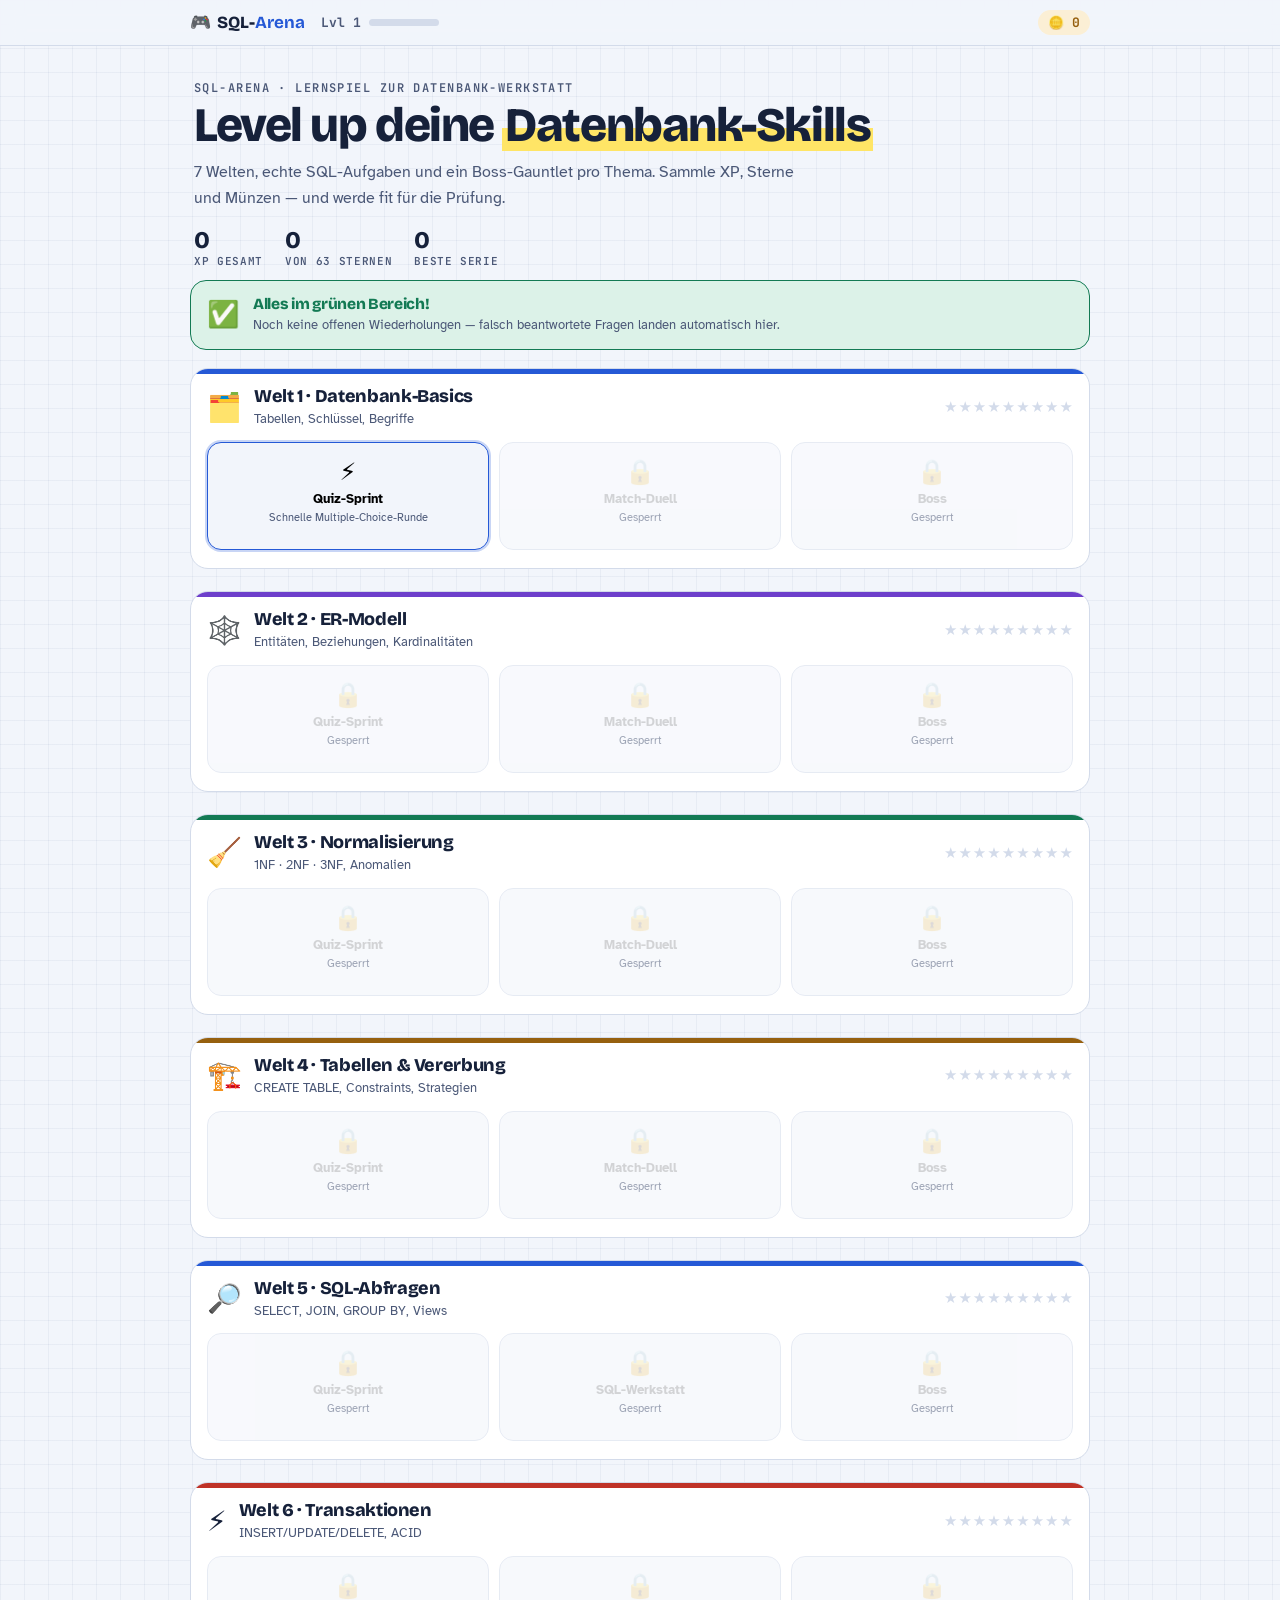
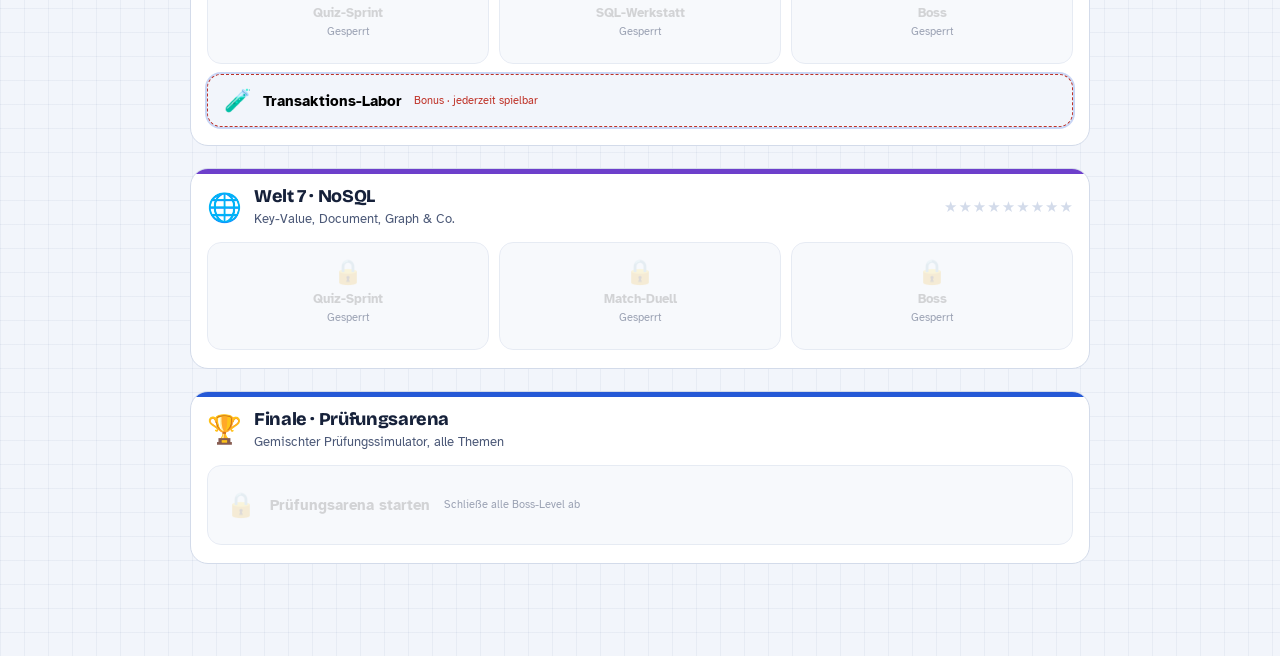
<file: index.html>
<!doctype html><html><head><meta charset="utf-8"><meta name="viewport" content="width=device-width,initial-scale=1"></head><body>
<title>SQL-Arena</title>
<link rel="preconnect" href="https://fonts.googleapis.com">
<link rel="preconnect" href="https://fonts.gstatic.com" crossorigin>
<link href="https://fonts.googleapis.com/css2?family=Atkinson+Hyperlegible:wght@400;700&family=Bricolage+Grotesque:opsz,wght@12..96,600;12..96,800&family=JetBrains+Mono:wght@400;600;700&display=swap" rel="stylesheet">
<style>
:root{
  --bg:#F2F5FB; --paper:#FFFFFF; --ink:#16213A; --ink2:#4B5877; --line:#D3DBEA; --grid:rgba(40,70,130,.055);
  --s:#2559D6; --s-bg:#E3EBFC;
  --b:#96600F; --b-bg:#FBEFD5;
  --a:#137A54; --a-bg:#DCF2E8;
  --k:#6D3FCB; --k-bg:#EAE3FA;
  --warn:#BF3227; --warn-bg:#FCE5E2;
  --mk:#FFE566; --hl-bg:#FFF1A8; --hl:#D9B300;
  --code-bg:#101A33; --code-ink:#E6EDFF;
  --f-display:'Bricolage Grotesque','Trebuchet MS',system-ui,sans-serif;
  --f-body:'Atkinson Hyperlegible',system-ui,-apple-system,'Segoe UI',sans-serif;
  --f-mono:'JetBrains Mono',ui-monospace,'SF Mono',Menlo,Consolas,monospace;
  --hh:64px;
}
@media (prefers-color-scheme: dark){
  :root:not([data-theme="light"]){
    --bg:#0D1322; --paper:#151D33; --ink:#E8EDF9; --ink2:#A3B0CC; --line:#2B3654; --grid:rgba(140,170,255,.05);
    --s:#8CAEFF; --s-bg:#1A2A55;
    --b:#F0BA55; --b-bg:#3A2D12;
    --a:#5ED6A5; --a-bg:#123829;
    --k:#BBA0FF; --k-bg:#2B2252;
    --warn:#FF9086; --warn-bg:#45201D;
    --mk:#6B5A0F; --hl-bg:#4D4110; --hl:#FFD84A;
    --code-bg:#0A0F1D;
  }
}
:root[data-theme="dark"]{
  --bg:#0D1322; --paper:#151D33; --ink:#E8EDF9; --ink2:#A3B0CC; --line:#2B3654; --grid:rgba(140,170,255,.05);
  --s:#8CAEFF; --s-bg:#1A2A55;
  --b:#F0BA55; --b-bg:#3A2D12;
  --a:#5ED6A5; --a-bg:#123829;
  --k:#BBA0FF; --k-bg:#2B2252;
  --warn:#FF9086; --warn-bg:#45201D;
  --mk:#6B5A0F; --hl-bg:#4D4110; --hl:#FFD84A;
  --code-bg:#0A0F1D;
}
*{box-sizing:border-box}
html{scroll-behavior:smooth}
body{
  margin:0; padding-inline:16px; padding-block:0 60px;
  background-color:var(--bg);
  background-image:linear-gradient(var(--grid) 1px,transparent 1px),linear-gradient(90deg,var(--grid) 1px,transparent 1px);
  background-size:24px 24px;
  color:var(--ink); font:400 16px/1.6 var(--f-body);
}
main{max-width:900px; margin-inline:auto}
p{margin:0 0 12px; max-width:70ch}
b,strong{font-weight:700}
code{font-family:var(--f-mono); font-size:.85em; background:var(--code-bg); color:var(--code-ink); border-radius:5px; padding:1px 6px; word-break:break-word}
:focus-visible{outline:3px solid var(--s); outline-offset:2px}
button,input,select,textarea{font-family:inherit}
[hidden]{display:none!important}
h1,h2,h3{font-family:var(--f-display); letter-spacing:-.02em; margin:0 0 8px}
mark{background:linear-gradient(transparent 56%,var(--mk) 56% 94%,transparent 94%); color:inherit; padding:0 .06em}
.eyebrow{font:600 12px var(--f-mono); letter-spacing:.12em; text-transform:uppercase; color:var(--ink2); margin-bottom:4px}

/* ---- Buttons ---- */
.btn{appearance:none; cursor:pointer; border:1.5px solid var(--line); background:var(--paper); color:var(--ink);
  font:700 14.5px var(--f-body); padding:10px 16px; border-radius:12px; transition:transform .1s, box-shadow .15s, border-color .15s}
.btn:hover{border-color:var(--ink2)}
.btn:active{transform:scale(.97)}
.btn.primary{background:var(--s); border-color:var(--s); color:#fff}
.btn.primary:hover{box-shadow:0 4px 14px color-mix(in srgb, var(--s) 45%, transparent)}
.btn.big{padding:14px 22px; font-size:16px; border-radius:14px}
.btn:disabled{opacity:.45; cursor:not-allowed}

/* ---- HUD ---- */
.top{position:sticky; top:env(safe-area-inset-top,0px); z-index:30; margin-inline:-16px;
  background:color-mix(in srgb,var(--bg) 93%,transparent); backdrop-filter:blur(10px); border-bottom:1px solid var(--line)}
.hud{display:flex; align-items:center; gap:10px 16px; padding:10px 16px; max-width:932px; margin-inline:auto; flex-wrap:wrap}
.hbrand{appearance:none; border:0; background:none; cursor:pointer; padding:0; display:flex; align-items:center; gap:6px; color:var(--ink); font:800 17px var(--f-display)}
.hbrand b{color:var(--s)}
.hstat{display:flex; align-items:center; gap:8px; font:700 13px var(--f-mono); color:var(--ink2)}
.hstat.hcoin{margin-left:auto; background:var(--b-bg); color:var(--b); padding:4px 10px; border-radius:99px}
.hlv{white-space:nowrap}
.hxpbar{width:70px; height:7px; border-radius:99px; background:var(--line); overflow:hidden; display:inline-block}
.hxpbar i{display:block; height:100%; background:var(--a); transition:width .4s}
@media (max-width:420px){ .hbrand{font-size:15px} .hxpbar{width:46px} }
/* ============================================================
   Game UI
   ============================================================ */
.mapwrap{padding-block:12px 32px}
.hero{padding:22px 4px 8px}
.hero h1{font:800 clamp(30px,7vw,48px)/1.05 var(--f-display); letter-spacing:-.03em; margin:0 0 10px}
.herotxt{color:var(--ink2); max-width:60ch}
.herostats{display:flex; gap:22px; margin-top:14px; flex-wrap:wrap}
.herostats div{display:flex; flex-direction:column}
.herostats b{font:800 24px var(--f-display)}
.herostats span{font:600 11px var(--f-mono); letter-spacing:.06em; text-transform:uppercase; color:var(--ink2)}

.reviewcard{display:flex; align-items:center; gap:14px; border:1.5px dashed var(--warn); background:var(--warn-bg); border-radius:16px; padding:14px 16px; flex-wrap:wrap; margin-top:4px}
.reviewcard .wicon{font-size:26px; flex-shrink:0}
.reviewcard h3{margin:0 0 2px; font:800 15.5px var(--f-display); color:var(--warn)}
.reviewcard p{margin:0; font-size:13px; color:var(--ink2)}
.reviewtxt{flex:1 1 200px}
.reviewbtns{display:flex; gap:8px; flex-wrap:wrap}
.reviewcard-empty{border-style:solid; border-color:var(--a); background:var(--a-bg)}
.reviewcard-empty h3{color:var(--a)}
.warnbtn{border-color:var(--warn); color:var(--warn); background:var(--paper)}
.warnbtn:hover{background:var(--warn-bg)}

.path{display:flex; flex-direction:column; gap:22px; margin-top:18px}
.worldsec{border:1.5px solid var(--line); background:var(--paper); border-radius:18px; padding:16px 16px 18px; position:relative; overflow:hidden}
.worldsec::before{content:''; position:absolute; inset:0 0 auto 0; height:5px; background:var(--_c,var(--s))}
.worldsec.g-s::before{background:var(--s)} .worldsec.g-k::before{background:var(--k)} .worldsec.g-a::before{background:var(--a)}
.worldsec.g-b::before{background:var(--b)} .worldsec.g-warn::before{background:var(--warn)}
.wsechead{display:flex; align-items:center; gap:12px; margin-bottom:12px}
.wicon{font-size:28px; line-height:1}
.wicon.big{font-size:44px}
.wsechead h2{font:800 18px var(--f-display); margin:0}
.wsechead p{margin:2px 0 0; color:var(--ink2); font-size:13px}
.wstars{margin-left:auto}
.stars{display:inline-flex; gap:1px}
.star{color:var(--line); font-size:15px}
.star.on{color:var(--hl)}

.stagerow{display:grid; grid-template-columns:repeat(3,1fr); gap:10px}
.finalesec .stagerow{grid-template-columns:1fr}
.node{appearance:none; cursor:pointer; border:1.5px solid var(--line); background:var(--bg); border-radius:14px; padding:14px 10px;
  display:flex; flex-direction:column; align-items:center; text-align:center; gap:4px; min-height:108px; transition:transform .12s, border-color .15s}
.node:hover:not(:disabled){border-color:var(--ink2); transform:translateY(-2px)}
.node:disabled{opacity:.55; cursor:not-allowed}
.node.done{background:var(--a-bg); border-color:var(--a)}
.node.ready{border-color:var(--s); box-shadow:0 0 0 2px color-mix(in srgb,var(--s) 25%, transparent)}
.nicon{font-size:24px}
.nlabel{font:700 13px var(--f-body)}
.nhint{font:500 11px var(--f-body); color:var(--ink2)}
.examnode{min-height:80px; flex-direction:row; justify-content:flex-start; gap:14px; text-align:left; padding:16px 18px}
.examnode .nlabel{font-size:15px}

/* ---- Intro-Screen ---- */
.introwrap{padding-block:16px 40px; max-width:560px; margin-inline:auto}
.backlnk{appearance:none; border:0; background:none; cursor:pointer; color:var(--ink2); font:700 13px var(--f-body); padding:6px 0; margin-bottom:10px}
.introcard{border:1.5px solid var(--line); background:var(--paper); border-radius:20px; padding:32px 24px; text-align:center}
.introcard h2{font-size:26px; margin:6px 0 10px}
.introcard p{margin-inline:auto; color:var(--ink2)}
.examchoices{display:flex; flex-direction:column; gap:10px; margin-top:18px}

/* ---- Stage-Runner ---- */
.stagewrap{padding-block:14px 40px; max-width:640px; margin-inline:auto; position:relative}
.stagehead{display:flex; align-items:center; gap:12px; margin-bottom:10px}
.stagehead .backlnk{margin:0; font-size:18px}
.qprog{flex:1; height:7px; border-radius:99px; background:var(--line); overflow:hidden}
.qprog i{display:block; height:100%; background:var(--s); transition:width .3s}
.lives, .mtime, .examn{font:700 13px var(--f-mono); white-space:nowrap; color:var(--ink2)}
.streakbadge{display:inline-block; background:var(--warn-bg); color:var(--warn); font:800 12px var(--f-mono); padding:4px 10px; border-radius:99px; margin-bottom:8px}
.streakbadge.hot{animation:pulse 1s infinite}
@keyframes pulse{0%,100%{transform:scale(1)}50%{transform:scale(1.06)}}
.timerbar{height:5px; border-radius:99px; background:var(--line); overflow:hidden; margin-bottom:14px}
.timerbar i{display:block; height:100%; background:var(--warn); transition:width .1s linear}
.qtext{font:700 clamp(19px,4vw,24px)/1.3 var(--f-display); margin:0 0 16px}
.qcount{color:var(--ink2); font:600 12px var(--f-mono); margin-top:10px}
.opts{display:grid; gap:10px}
.opt{appearance:none; cursor:pointer; text-align:left; border:1.5px solid var(--line); background:var(--paper); color:var(--ink);
  font:600 15px var(--f-body); padding:13px 16px; border-radius:12px; transition:border-color .15s, background .15s}
.opt:hover:not(:disabled){border-color:var(--s)}
.opt:disabled{cursor:default}
.opt.correct{background:var(--a-bg); border-color:var(--a); color:var(--a)}
.opt.wrong{background:var(--warn-bg); border-color:var(--warn); color:var(--warn)}
.opt.dim{opacity:.55}
.expl{margin-top:14px; padding:13px 16px; border-radius:12px; border:1.5px solid var(--line); background:var(--bg); font-size:14px; line-height:1.5}
.expl.ok{border-color:var(--a); background:var(--a-bg)}
.expl.no{border-color:var(--warn); background:var(--warn-bg)}
.expl code{display:inline-block; margin-top:4px}
.nextrow{margin-top:12px}
.nextrow .btn{width:100%}

/* ---- Ergebnis-Karte ---- */
.resultcard{border:1.5px solid var(--line); background:var(--paper); border-radius:20px; padding:36px 24px; text-align:center; position:relative; overflow:hidden; margin-top:10px}
.resultcard.win{border-color:var(--a)}
.resultcard.lose{border-color:var(--warn)}
.ricon{font-size:44px; display:block; margin-bottom:8px}
.resultcard h2{font-size:24px}
.resultcard .stars{justify-content:center; margin:10px 0}
.resultcard .stars .star{font-size:26px}
.rewards{font:800 15px var(--f-mono); color:var(--b)}
.rbtns{display:flex; gap:10px; justify-content:center; margin-top:16px; flex-wrap:wrap}
.confwrap{position:absolute; inset:0; pointer-events:none; overflow:hidden}
.confetti{position:absolute; top:40%; left:50%; width:8px; height:8px; border-radius:2px;
  transform:translate(calc(var(--x,0)*140px), 0) rotate(var(--r,0deg));
  animation:confetti var(--d,0.9s) ease-out forwards}
@keyframes confetti{ from{ opacity:1; transform:translate(calc(var(--x,0)*20px), -10px) rotate(0deg);} to{ opacity:0; transform:translate(calc(var(--x,0)*160px), 220px) rotate(var(--r,180deg));} }

/* ---- Match ---- */
.matchgrid{display:grid; grid-template-columns:1fr 1fr; gap:8px 10px; margin-top:10px}
.mitem{appearance:none; cursor:pointer; text-align:left; border:1.5px solid var(--line); background:var(--paper); color:var(--ink);
  font:600 13.5px/1.35 var(--f-body); padding:11px 12px; border-radius:11px; min-height:52px; display:flex; align-items:center}
.mitem:hover:not(:disabled){border-color:var(--s)}
.mitem.sel{border-color:var(--s); background:var(--s-bg); box-shadow:0 0 0 2px var(--s)}
.mitem.done{background:var(--a-bg); border-color:var(--a); color:var(--a); opacity:.8}
.mitem.shake{animation:shake .4s}
@keyframes shake{ 10%,90%{transform:translateX(-3px)} 20%,80%{transform:translateX(4px)} 30%,50%,70%{transform:translateX(-6px)} 40%,60%{transform:translateX(6px)} }

/* ---- SQL-Werkstatt ---- */
.attemptct{font:700 13px var(--f-mono); color:var(--ink2); white-space:nowrap}
.sqlintro{background:var(--hl-bg); color:var(--b); border-radius:12px; padding:10px 14px; font-size:13.5px; font-weight:600; margin:0 0 10px}
.sqltask{background:var(--bg); border:1.5px solid var(--line); border-radius:12px; padding:14px 16px; margin-bottom:10px; font-size:15.5px; line-height:1.5}
.refrow{display:flex; flex-wrap:wrap; gap:8px; margin-bottom:12px}
.refrow .schemabox{flex:1 1 220px; margin-bottom:0}
.schemabox{border:1.5px dashed var(--line); border-radius:12px; padding:8px 12px}
.schemabox summary{cursor:pointer; font:700 13px var(--f-body); color:var(--ink2); padding:4px 0}
.schemas{display:flex; gap:14px; overflow-x:auto; padding:8px 2px}
.schemat{flex:0 0 auto; min-width:180px}
.schemat h5{margin:0 0 4px; font:700 12px var(--f-mono); color:var(--ink2)}
.schemat h5 span{font-weight:400}
.cheats{display:grid; grid-template-columns:repeat(auto-fill,minmax(180px,1fr)); gap:8px; padding:8px 2px}
.cheatcard{background:var(--bg); border:1px solid var(--line); border-radius:10px; padding:8px 10px}
.cheatcard h6{margin:0 0 4px; font:700 11.5px var(--f-body); color:var(--ink2)}
.cheatcard pre{margin:0; font:12px/1.5 var(--f-mono); color:var(--ink); white-space:pre-wrap; word-break:break-word}
.tblwrap{overflow-x:auto; border:1px solid var(--line); border-radius:8px}
table{border-collapse:collapse; width:100%; font-size:12.5px}
th,td{padding:5px 9px; border-bottom:1px solid var(--line); text-align:left; white-space:nowrap}
th{background:var(--bg); font:700 11px var(--f-mono); text-transform:uppercase; letter-spacing:.03em; color:var(--ink2)}
td i{color:var(--ink2); font-style:italic}
.restbl{font-size:13.5px}
.sqlin{width:100%; min-height:92px; font:14px/1.5 var(--f-mono); background:var(--code-bg); color:var(--code-ink);
  border:1.5px solid var(--line); border-radius:12px; padding:12px 14px; resize:vertical}
.sqlin:focus{outline:2px solid var(--s); outline-offset:1px}
.sqlbtns{display:flex; gap:8px; margin:10px 0; flex-wrap:wrap}
.hintbtn:disabled{opacity:.4}
.solbtn{border-color:var(--k); color:var(--k)}
.sqlout{margin-bottom:6px}
.sqlmsg{font:600 13.5px var(--f-body); padding:8px 0}
.sqlmsg.err{color:var(--warn)}
.sqlmsg.ok{color:var(--a)}
.sqlmsg.warn{color:var(--b)}
.rowcount{color:var(--ink2); font:600 11px var(--f-mono); margin:4px 0 0}
.hintout{margin-top:6px}
.hintline{background:var(--b-bg); color:var(--b); border-radius:10px; padding:9px 12px; font-size:13.5px; margin:0 0 6px}
.hintline.solreveal{background:var(--k-bg); color:var(--k)}
.hintline.nudge{background:var(--s-bg); color:var(--s)}

/* ---- Exam / Prüfungsarena ---- */
.worldbars{display:grid; gap:10px; margin:16px 0; text-align:left}
.wbar{display:grid; grid-template-columns:150px 1fr 40px; align-items:center; gap:8px 10px; font-size:12.5px}
.wblabel{color:var(--ink2); line-height:1.25}
.wbtrack{height:8px; border-radius:99px; background:var(--line); overflow:hidden}
.wbtrack i{display:block; height:100%; background:var(--a)}
.wbtrack i.low{background:var(--warn)}
.wbpct{font:700 12px var(--f-mono); text-align:right}
.weaktip{background:var(--warn-bg); color:var(--warn); border-radius:10px; padding:10px 14px; font-weight:700; font-size:13.5px}
.weaktip.ok{background:var(--a-bg); color:var(--a)}
@media (max-width:480px){ .wbar{grid-template-columns:1fr 40px} .wblabel{grid-column:1/-1}}

/* ---- Toast ---- */
.toast{position:fixed; left:50%; bottom:22px; transform:translateX(-50%) translateY(20px); background:var(--ink); color:var(--paper);
  font:700 13.5px var(--f-body); padding:10px 18px; border-radius:99px; opacity:0; transition:opacity .25s, transform .25s; z-index:80; white-space:nowrap}
.toast.ok{background:var(--a)}
.toast.no{background:var(--warn)}
.toast.show{opacity:1; transform:translateX(-50%) translateY(0)}

@media (max-width:520px){
  .stagerow{grid-template-columns:repeat(3,1fr); gap:7px}
  .node{min-height:96px; padding:10px 6px}
  .matchgrid{gap:7px 8px}
}

/* ---- Transaktions-Labor ---- */
.node.txlab{grid-column:1/-1; flex-direction:row; justify-content:flex-start; gap:12px; min-height:auto; padding:12px 16px; border-style:dashed; border-color:var(--warn)}
.node.txlab .nicon{font-size:22px}
.node.txlab .nlabel{font-size:14.5px}
.node.txlab .nhint{color:var(--warn)}
.txlabcard{text-align:left}
.txlabcard .eyebrow, .txlabcard h2{text-align:center}
.txlabintro{font-size:14.5px; line-height:1.5; margin:0 0 14px; text-align:center}
.txlabswitch{display:flex; gap:8px; justify-content:center; margin-bottom:16px; flex-wrap:wrap}
.chip{appearance:none; cursor:pointer; border:1.5px solid var(--line); background:var(--bg); color:var(--ink); font:700 13px var(--f-body); padding:7px 14px; border-radius:99px}
.chip.on{background:var(--warn-bg); border-color:var(--warn); color:var(--warn)}
.txlabstage{display:grid; grid-template-columns:1fr 1.1fr 1fr; gap:8px; margin-bottom:14px}
.txsession, .txdb{border:1.5px solid var(--line); border-radius:12px; padding:10px 8px; text-align:center; background:var(--bg); transition:border-color .2s, background .2s}
.txsession.active{border-color:var(--warn); background:var(--warn-bg)}
.txdb{background:var(--paper); border-color:var(--ink)}
.txhead{font:700 11.5px var(--f-mono); color:var(--ink2); margin-bottom:6px; text-transform:uppercase; letter-spacing:.03em}
.txval{font:800 17px var(--f-mono)}
.txval.main{font-size:19px}
.txsql{background:var(--code-bg); color:var(--code-ink); border:1px solid var(--line); border-radius:10px; padding:10px 12px; font:600 12.5px/1.5 var(--f-mono); white-space:pre-wrap; margin:0 0 10px; overflow-x:auto}
.txnote{font-size:14px; line-height:1.5; margin-bottom:10px}
.txlabnav{display:flex; align-items:center; justify-content:space-between; gap:10px; margin-bottom:8px}
.txstepct{font:700 12px var(--f-mono); color:var(--ink2)}
.txverdict{background:var(--warn-bg); color:var(--warn); border-radius:12px; padding:12px 14px; font-size:14px; line-height:1.5; margin-top:8px}
.txverdict b{color:inherit}
.txquiz{margin-top:16px}
.txqtext{font:700 15px/1.4 var(--f-display); margin:0 0 10px}
@media (max-width:520px){
  .txlabstage{grid-template-columns:1fr; gap:6px}
}
</style>
<div class="top">
  <div id="hud" class="hud"></div>
</div>
<main><div id="app"></div></main>
<script>
/* ============================================================
   Mini-SQL-Engine — Tokenizer, Parser, Evaluator
   Unterstützt: SELECT (DISTINCT, *, Ausdrücke, Aggregatfunktionen,
   JOIN/INNER JOIN/LEFT JOIN, WHERE, GROUP BY, HAVING, ORDER BY, LIMIT),
   INSERT INTO ... VALUES, UPDATE ... SET ... WHERE, DELETE FROM ... WHERE.
   Arbeitet auf einer einfachen In-Memory-DB: {TABLE:[{col:val,...},...]}
   ============================================================ */
(function(root){
'use strict';

/* ---------- Tokenizer ---------- */
const KEYWORDS = new Set(['SELECT','FROM','WHERE','AND','OR','NOT','AS','JOIN','INNER','LEFT','RIGHT','OUTER',
  'ON','GROUP','BY','HAVING','ORDER','ASC','DESC','LIMIT','DISTINCT','IN','IS','NULL','LIKE','BETWEEN',
  'INSERT','INTO','VALUES','UPDATE','SET','DELETE','CREATE','TABLE','PRIMARY','KEY','FOREIGN','REFERENCES',
  'NOT','DEFAULT','UNIQUE','TRUE','FALSE','UNION','ALL','EXISTS','INTERSECT','EXCEPT','NATURAL','USING',
  'VIEW','ALTER','ADD','COLUMN','DROP']);

function tokenize(sql){
  const toks = []; let i = 0; const n = sql.length;
  const isDigit = c => c >= '0' && c <= '9';
  const isAlpha = c => /[A-Za-zÄÖÜäöüß_]/.test(c);
  const isAlnum = c => /[A-Za-z0-9ÄÖÜäöüß_]/.test(c);
  while(i < n){
    const c = sql[i];
    if(/\s/.test(c)){ i++; continue; }
    if(c === '-' && sql[i+1] === '-'){ while(i<n && sql[i] !== '\n') i++; continue; }
    if(c === "'"){
      let j = i+1, s = '';
      while(j < n){
        if(sql[j] === "'" && sql[j+1] === "'"){ s += "'"; j += 2; continue; }
        if(sql[j] === "'") break;
        s += sql[j]; j++;
      }
      toks.push({t:'str', v:s}); i = j+1; continue;
    }
    if(c === '"'){
      let j = i+1, s = '';
      while(j < n && sql[j] !== '"'){ s += sql[j]; j++; }
      toks.push({t:'ident', v:s}); i = j+1; continue;
    }
    if(isDigit(c) || (c === '.' && isDigit(sql[i+1]))){
      let j = i, s = '';
      while(j < n && (isDigit(sql[j]) || sql[j] === '.')){ s += sql[j]; j++; }
      toks.push({t:'num', v:parseFloat(s)}); i = j; continue;
    }
    if(isAlpha(c)){
      let j = i, s = '';
      while(j < n && isAlnum(sql[j])){ s += sql[j]; j++; }
      const up = s.toUpperCase();
      if(KEYWORDS.has(up)) toks.push({t:'kw', v:up});
      else toks.push({t:'ident', v:s});
      i = j; continue;
    }
    if(c === '<' && sql[i+1] === '='){ toks.push({t:'op', v:'<='}); i+=2; continue; }
    if(c === '>' && sql[i+1] === '='){ toks.push({t:'op', v:'>='}); i+=2; continue; }
    if(c === '<' && sql[i+1] === '>'){ toks.push({t:'op', v:'!='}); i+=2; continue; }
    if(c === '!' && sql[i+1] === '='){ toks.push({t:'op', v:'!='}); i+=2; continue; }
    if('=<>+-*/,.()'.includes(c)){ toks.push({t: (c===','||c==='('||c===')'||c==='.') ? 'punc' : 'op', v:c}); i++; continue; }
    if(c === ';'){ i++; continue; }
    throw new SqlError("Unerwartetes Zeichen: '"+c+"'");
  }
  toks.push({t:'eof', v:null});
  return toks;
}

class SqlError extends Error {}

/* Aktuell laufende DB-Referenz für Subquery-Auswertung (SUBQ/EXISTS/IN-Subquery). */
let CTX_DB = null;

/* ---------- Parser ---------- */
class Parser {
  constructor(toks){ this.toks = toks; this.p = 0; }
  peek(){ return this.toks[this.p]; }
  next(){ return this.toks[this.p++]; }
  isKw(v){ const t = this.peek(); return t.t === 'kw' && t.v === v; }
  isOp(v){ const t = this.peek(); return (t.t === 'op' || t.t === 'punc') && t.v === v; }
  eatKw(v){ if(!this.isKw(v)) throw new SqlError('Erwartet: '+v+', gefunden: '+this._show()); return this.next(); }
  eatOp(v){ if(!this.isOp(v)) throw new SqlError('Erwartet: "'+v+'", gefunden: '+this._show()); return this.next(); }
  _show(){ const t = this.peek(); return t.t==='eof' ? 'Ende' : JSON.stringify(t.v); }

  parseStatement(){
    if(this.isKw('SELECT')) return this.parseSelectStmt();
    if(this.isKw('INSERT')) return this.parseInsert();
    if(this.isKw('UPDATE')) return this.parseUpdate();
    if(this.isKw('DELETE')) return this.parseDelete();
    if(this.isKw('CREATE')) return this.parseCreate();
    if(this.isKw('ALTER')) return this.parseAlter();
    if(this.isKw('DROP')) return this.parseDrop();
    throw new SqlError('Unbekannte Anweisung (erwarte SELECT/INSERT/UPDATE/DELETE/CREATE/ALTER/DROP): '+this._show());
  }

  // SELECT inkl. optionaler UNION/INTERSECT/EXCEPT-Verkettung
  parseSelectStmt(){
    let left = this.parseSelectCore();
    while(this.isKw('UNION') || this.isKw('INTERSECT') || this.isKw('EXCEPT')){
      const op = this.next().v;
      let all = false;
      if(op === 'UNION' && this.isKw('ALL')){ this.next(); all = true; }
      const right = this.parseSelectCore();
      left = {type:'setop', op, all, left, right};
    }
    return left;
  }

  parseIdentPath(){
    // ident[.ident] oder *
    if(this.isOp('*')){ this.next(); return {type:'star'}; }
    const first = this.next();
    if(first.t !== 'ident' && first.t !== 'kw') throw new SqlError('Bezeichner erwartet, gefunden: '+JSON.stringify(first.v));
    let name = first.v;
    if(this.isOp('.')){
      this.next();
      if(this.isOp('*')){ this.next(); return {type:'star', table:name}; }
      const second = this.next();
      return {type:'col', table:name, col:second.v};
    }
    return {type:'col', table:null, col:name};
  }

  parseSelectCore(){
    this.eatKw('SELECT');
    let distinct = false;
    if(this.isKw('DISTINCT')){ this.next(); distinct = true; }
    const cols = [];
    do{
      if(this.isOp(',')) this.next();
      cols.push(this.parseSelectItem());
    } while(this.isOp(','));
    this.eatKw('FROM');
    const from = this.parseTableRef();
    const joins = [];
    while(this.isKw('NATURAL') || this.isKw('JOIN') || this.isKw('INNER') || this.isKw('LEFT') || this.isKw('RIGHT')){
      let natural = false;
      if(this.isKw('NATURAL')){ natural = true; this.next(); }
      let jt = 'INNER';
      if(this.isKw('LEFT')){ jt='LEFT'; this.next(); if(this.isKw('OUTER')) this.next(); }
      else if(this.isKw('RIGHT')){ jt='RIGHT'; this.next(); if(this.isKw('OUTER')) this.next(); }
      else if(this.isKw('INNER')){ jt='INNER'; this.next(); }
      this.eatKw('JOIN');
      const tbl = this.parseTableRef();
      let on = null, using = null;
      if(natural){
        // NATURAL JOIN: keine ON/USING-Klausel
      } else if(this.isKw('USING')){
        this.next();
        this.eatOp('(');
        using = [];
        do{ if(this.isOp(',')) this.next(); using.push(this.next().v); } while(this.isOp(','));
        this.eatOp(')');
      } else {
        this.eatKw('ON');
        on = this.parseExprOr();
      }
      joins.push({type:jt, table:tbl, on, using, natural});
    }
    let where = null;
    if(this.isKw('WHERE')){ this.next(); where = this.parseExprOr(); }
    let groupBy = null;
    if(this.isKw('GROUP')){ this.next(); this.eatKw('BY'); groupBy = []; do{ if(this.isOp(',')) this.next(); groupBy.push(this.parseIdentPath()); } while(this.isOp(',')); }
    let having = null;
    if(this.isKw('HAVING')){ this.next(); having = this.parseExprOr(); }
    let orderBy = null;
    if(this.isKw('ORDER')){ this.next(); this.eatKw('BY'); orderBy = []; do{
        if(this.isOp(',')) this.next();
        const e = this.parseAddSub();
        let dir = 'ASC';
        if(this.isKw('ASC')){ this.next(); } else if(this.isKw('DESC')){ this.next(); dir='DESC'; }
        orderBy.push({expr:e, dir});
      } while(this.isOp(','));
    }
    let limit = null;
    if(this.isKw('LIMIT')){ this.next(); const t = this.next(); limit = t.v; }
    return {type:'select', distinct, cols, from, joins, where, groupBy, having, orderBy, limit};
  }

  parseSelectItem(){
    const e = this.parseAddSub();
    let alias = null;
    if(this.isKw('AS')){ this.next(); alias = this.next().v; }
    else if(this.peek().t === 'ident'){ alias = this.next().v; }
    return {expr:e, alias};
  }

  parseTableRef(){
    const nameTok = this.next();
    const name = nameTok.v;
    let alias = null;
    if(this.isKw('AS')){ this.next(); alias = this.next().v; }
    else if(this.peek().t === 'ident'){ alias = this.next().v; }
    return {name, alias};
  }

  // Ausdrücke (Booleans mit OR/AND/NOT, Vergleich, +-*/, Funktionen)
  parseExprOr(){
    let left = this.parseExprAnd();
    while(this.isKw('OR')){ this.next(); const right = this.parseExprAnd(); left = {op:'OR', l:left, r:right}; }
    return left;
  }
  parseExprAnd(){
    let left = this.parseExprNot();
    while(this.isKw('AND')){ this.next(); const right = this.parseExprNot(); left = {op:'AND', l:left, r:right}; }
    return left;
  }
  parseExprNot(){
    if(this.isKw('NOT')){ this.next(); return {op:'NOT', e:this.parseExprNot()}; }
    return this.parsePredicate();
  }
  parsePredicate(){
    if(this.isKw('EXISTS')){
      this.next();
      this.eatOp('(');
      const sub = this.parseSelectStmt();
      this.eatOp(')');
      return {op:'EXISTS', stmt: sub};
    }
    if(this.isOp('(')){
      // Könnte geklammerter Bool-Ausdruck sein
      const save = this.p;
      this.next();
      try{
        const inner = this.parseExprOr();
        if(this.isOp(')')){ this.next(); return this.maybeChainAfterParen(inner); }
      }catch(e){}
      this.p = save;
    }
    const left = this.parseAddSub();
    if(this.isKw('IS')){
      this.next();
      let neg = false;
      if(this.isKw('NOT')){ this.next(); neg = true; }
      this.eatKw('NULL');
      return {op: neg?'ISNOTNULL':'ISNULL', e:left};
    }
    if(this.isKw('NOT')){
      this.next();
      if(this.isKw('LIKE')){ this.next(); const r = this.parseAddSub(); return {op:'NOT', e:{op:'LIKE', l:left, r}}; }
      if(this.isKw('IN')){ this.next(); const list = this.parseInList(); return {op:'NOT', e:{op:'IN', l:left, r:list}}; }
      if(this.isKw('BETWEEN')){ this.next(); const lo=this.parseAddSub(); this.eatKw('AND'); const hi=this.parseAddSub(); return {op:'NOT', e:{op:'BETWEEN', e:left, lo, hi}}; }
      throw new SqlError('NOT ... erwartet LIKE/IN/BETWEEN');
    }
    if(this.isKw('LIKE')){ this.next(); const r = this.parseAddSub(); return {op:'LIKE', l:left, r}; }
    if(this.isKw('IN')){ this.next(); const list = this.parseInList(); return {op:'IN', l:left, r:list}; }
    if(this.isKw('BETWEEN')){ this.next(); const lo=this.parseAddSub(); this.eatKw('AND'); const hi=this.parseAddSub(); return {op:'BETWEEN', e:left, lo, hi}; }
    const t = this.peek();
    if(t.t === 'op' && ['=','!=','<','>','<=','>='].includes(t.v)){
      this.next();
      const right = this.parseAddSub();
      return {op:'CMP', cmp:t.v, l:left, r:right};
    }
    return left; // roher Ausdruck (z.B. Spalte als boolescher Kontext, selten)
  }
  maybeChainAfterParen(inner){ return inner; }
  parseInList(){
    this.eatOp('(');
    if(this.isKw('SELECT')){
      const sub = this.parseSelectStmt();
      this.eatOp(')');
      return {subq: sub};
    }
    const items = [];
    do{ if(this.isOp(',')) this.next(); items.push(this.parseAddSub()); } while(this.isOp(','));
    this.eatOp(')');
    return {list: items};
  }

  parseAddSub(){
    let left = this.parseMulDiv();
    while(this.isOp('+') || this.isOp('-')){
      const op = this.next().v;
      const right = this.parseMulDiv();
      left = {op:'ARITH', a:op, l:left, r:right};
    }
    return left;
  }
  parseMulDiv(){
    let left = this.parseUnary();
    while(this.isOp('*') || this.isOp('/')){
      const op = this.next().v;
      const right = this.parseUnary();
      left = {op:'ARITH', a:op, l:left, r:right};
    }
    return left;
  }
  parseUnary(){
    if(this.isOp('-')){ this.next(); const e = this.parseUnary(); return {op:'NEG', e}; }
    return this.parsePrimary();
  }
  parsePrimary(){
    const t = this.peek();
    if(t.t === 'num'){ this.next(); return {op:'LIT', v:t.v}; }
    if(t.t === 'str'){ this.next(); return {op:'LIT', v:t.v}; }
    if(this.isKw('NULL')){ this.next(); return {op:'LIT', v:null}; }
    if(this.isKw('TRUE')){ this.next(); return {op:'LIT', v:true}; }
    if(this.isKw('FALSE')){ this.next(); return {op:'LIT', v:false}; }
    if(this.isOp('(')){
      this.next();
      if(this.isKw('SELECT')){
        const sub = this.parseSelectStmt();
        this.eatOp(')');
        return {op:'SUBQ', stmt: sub};
      }
      const e = this.parseExprOr();
      this.eatOp(')');
      return e;
    }
    if(this.isOp('*')){ this.next(); return {op:'STAR'}; }
    // Funktion oder Spalte
    if(t.t === 'ident' || t.t === 'kw'){
      const nameTok = this.next();
      const name = nameTok.v;
      if(this.isOp('(')){
        this.next();
        let distinct = false;
        if(this.isKw('DISTINCT')){ this.next(); distinct = true; }
        const args = [];
        if(!this.isOp(')')){
          do{ if(this.isOp(',')) this.next(); args.push(this.isOp('*') ? (this.next(), {op:'STAR'}) : this.parseExprOr()); } while(this.isOp(','));
        }
        this.eatOp(')');
        return {op:'FUNC', name:name.toUpperCase(), args, distinct};
      }
      if(this.isOp('.')){
        this.next();
        const col = this.next();
        return {op:'COL', table:name, col: col.v};
      }
      return {op:'COL', table:null, col:name};
    }
    throw new SqlError('Unerwarteter Ausdruck: '+this._show());
  }

  parseInsert(){
    this.eatKw('INSERT'); this.eatKw('INTO');
    const table = this.next().v;
    let cols = null;
    if(this.isOp('(')){
      this.next(); cols = [];
      do{ if(this.isOp(',')) this.next(); cols.push(this.next().v); } while(this.isOp(','));
      this.eatOp(')');
    }
    this.eatKw('VALUES');
    const rows = [];
    do{
      if(this.isOp(',')) this.next();
      this.eatOp('(');
      const vals = [];
      do{ if(this.isOp(',')) this.next(); vals.push(this.parseAddSub()); } while(this.isOp(','));
      this.eatOp(')');
      rows.push(vals);
    } while(this.isOp(','));
    return {type:'insert', table, cols, rows};
  }

  parseUpdate(){
    this.eatKw('UPDATE');
    const table = this.next().v;
    this.eatKw('SET');
    const sets = [];
    do{
      if(this.isOp(',')) this.next();
      const col = this.next().v;
      this.eatOp('=');
      const val = this.parseAddSub();
      sets.push({col, val});
    } while(this.isOp(','));
    let where = null;
    if(this.isKw('WHERE')){ this.next(); where = this.parseExprOr(); }
    return {type:'update', table, sets, where};
  }

  parseDelete(){
    this.eatKw('DELETE'); this.eatKw('FROM');
    const table = this.next().v;
    let where = null;
    if(this.isKw('WHERE')){ this.next(); where = this.parseExprOr(); }
    return {type:'delete', table, where};
  }

  parseCreate(){
    this.eatKw('CREATE');
    if(this.isKw('VIEW')){
      this.next();
      const name = this.next().v;
      this.eatKw('AS');
      const select = this.parseSelectStmt();
      return {type:'createview', name, select};
    }
    this.eatKw('TABLE');
    const table = this.next().v;
    this.eatOp('(');
    const cols = [];
    do{
      if(this.isOp(',')) this.next();
      if(this.isKw('PRIMARY')){ this.next(); this.eatKw('KEY'); this.eatOp('('); const pk=[]; do{ if(this.isOp(',')) this.next(); pk.push(this.next().v); }while(this.isOp(',')); this.eatOp(')'); cols.push({kind:'PK', cols:pk}); continue; }
      if(this.isKw('FOREIGN')){ this.next(); this.eatKw('KEY'); this.eatOp('('); const fk=[]; do{ if(this.isOp(',')) this.next(); fk.push(this.next().v); }while(this.isOp(',')); this.eatOp(')'); this.eatKw('REFERENCES'); const rt=this.next().v; let rc=null; if(this.isOp('(')){ this.next(); rc=this.next().v; this.eatOp(')'); } cols.push({kind:'FK', cols:fk, refTable:rt, refCol:rc}); continue; }
      const cname = this.next().v;
      let ctype = this.next().v; // e.g. INT, VARCHAR
      if(this.isOp('(')){ this.next(); while(!this.isOp(')')) this.next(); this.next(); }
      const flags = [];
      while(true){
        if(this.isKw('PRIMARY')){ this.next(); this.eatKw('KEY'); flags.push('PK'); continue; }
        if(this.isKw('NOT')){ this.next(); this.eatKw('NULL'); flags.push('NOTNULL'); continue; }
        if(this.isKw('NULL')){ this.next(); continue; }
        if(this.isKw('UNIQUE')){ this.next(); flags.push('UNIQUE'); continue; }
        if(this.isKw('DEFAULT')){ this.next(); this.parseAddSub(); flags.push('DEFAULT'); continue; }
        if(this.isKw('REFERENCES')){ this.next(); const rt=this.next().v; let rc=null; if(this.isOp('(')){ this.next(); rc=this.next().v; this.eatOp(')'); } flags.push('FK:'+rt+(rc?'.'+rc:'')); continue; }
        break;
      }
      cols.push({kind:'COL', name:cname, dtype:String(ctype).toUpperCase(), flags});
    } while(this.isOp(','));
    this.eatOp(')');
    return {type:'create', table, cols};
  }

  parseAlter(){
    this.eatKw('ALTER'); this.eatKw('TABLE');
    const table = this.next().v;
    this.eatKw('ADD');
    if(this.isKw('COLUMN')) this.next();
    const col = this.next().v;
    let dtype = this.next().v;
    if(this.isOp('(')){ this.next(); while(!this.isOp(')')) this.next(); this.next(); }
    let defaultVal = undefined;
    while(true){
      if(this.isKw('DEFAULT')){ this.next(); defaultVal = this.parseAddSub(); continue; }
      if(this.isKw('NOT')){ this.next(); this.eatKw('NULL'); continue; }
      if(this.isKw('NULL')){ this.next(); continue; }
      break;
    }
    return {type:'alter', table, col, dtype:String(dtype).toUpperCase(), defaultVal};
  }

  parseDrop(){
    this.eatKw('DROP'); this.eatKw('TABLE');
    const table = this.next().v;
    return {type:'drop', table};
  }
}

function parseSQL(sql){
  const toks = tokenize(sql);
  const p = new Parser(toks);
  const stmt = p.parseStatement();
  if(p.peek().t !== 'eof') throw new SqlError('Unerwartete Zeichen nach Anweisung: '+p._show());
  return stmt;
}

/* ---------- Evaluator ---------- */
function cloneDb(db){
  const out = {};
  for(const k in db){
    if(k === '__views'){ out.__views = Object.assign({}, db.__views); continue; }
    out[k] = db[k].map(r => Object.assign({}, r));
  }
  return out;
}

// forWrite=true: Views werden nicht materialisiert, sondern lösen einen Fehler aus (INSERT/UPDATE/DELETE/ALTER/DROP auf Views verboten).
function findTable(db, name, forWrite){
  const key = Object.keys(db).find(k => k !== '__views' && k.toUpperCase() === String(name).toUpperCase());
  if(key) return {key, rows: db[key]};
  const viewKey = db.__views && Object.keys(db.__views).find(k => k === String(name).toUpperCase());
  if(viewKey){
    if(forWrite) throw new SqlError('Views sind nur lesbar (CREATE VIEW): '+name);
    const res = runSelectStatement(db.__views[viewKey], db, null);
    if(!res.ok) throw new SqlError('Fehler beim Auswerten der View "'+name+'": '+res.error);
    const rows = res.rows.map(r => { const o = {}; res.columns.forEach((c,i) => { o[c] = r[i]; }); return o; });
    return {key:name, rows, isView:true};
  }
  throw new SqlError('Unbekannte Tabelle: '+name);
}

// env: {tableAliasUpper: rowObjectOrNull, ...}, plus __agg for aggregate context
function resolveCol(env, table, col){
  if(table){
    const key = Object.keys(env).find(k => k.toUpperCase() === table.toUpperCase());
    if(!key) throw new SqlError('Unbekannter Tabellen-Alias: '+table);
    const row = env[key];
    if(row == null) return null;
    const ck = Object.keys(row).find(k => k.toUpperCase() === col.toUpperCase());
    return ck ? row[ck] : null;
  }
  // Suche in allen Tabellen des Envs
  let found, count = 0;
  for(const k in env){
    const row = env[k];
    if(row == null) continue;
    const ck = Object.keys(row).find(x => x.toUpperCase() === col.toUpperCase());
    if(ck){ found = row[ck]; count++; }
  }
  if(count === 0) return null;
  return found;
}

function evalExpr(e, env){
  switch(e.op){
    case 'LIT': return e.v;
    case 'COL': return resolveCol(env, e.table, e.col);
    case 'STAR': return '*';
    case 'NEG': return -evalExpr(e.e, env);
    case 'ARITH': {
      const l = evalExpr(e.l, env), r = evalExpr(e.r, env);
      if(l == null || r == null) return null;
      switch(e.a){ case '+': return l+r; case '-': return l-r; case '*': return l*r; case '/': return r===0?null:l/r; }
      return null;
    }
    case 'AND': { const l = evalExpr(e.l, env); if(l===false) return false; const r = evalExpr(e.r, env); return !!(l && r); }
    case 'OR': { const l = evalExpr(e.l, env); if(l===true) return true; const r = evalExpr(e.r, env); return !!(l || r); }
    case 'NOT': { const v = evalExpr(e.e, env); return v==null ? null : !v; }
    case 'CMP': {
      const l = evalExpr(e.l, env), r = evalExpr(e.r, env);
      if(l == null || r == null) return null;
      const lv = (typeof l === 'string' && typeof r === 'string') ? l : l, rv = r;
      switch(e.cmp){
        case '=': return lv == rv;
        case '!=': return lv != rv;
        case '<': return lv < rv;
        case '>': return lv > rv;
        case '<=': return lv <= rv;
        case '>=': return lv >= rv;
      }
      return null;
    }
    case 'ISNULL': return evalExpr(e.e, env) == null;
    case 'ISNOTNULL': return evalExpr(e.e, env) != null;
    case 'LIKE': {
      const l = evalExpr(e.l, env); const r = evalExpr(e.r, env);
      if(l == null || r == null) return null;
      const pattern = '^'+String(r).replace(/[.+^${}()|[\]\\]/g,'\\$&').replace(/%/g,'.*').replace(/_/g,'.')+'$';
      return new RegExp(pattern, 'i').test(String(l));
    }
    case 'IN': {
      const l = evalExpr(e.l, env);
      if(l == null) return null;
      if(e.r.subq){
        const res = runSelectStatement(e.r.subq, CTX_DB, env);
        if(!res.ok) throw new SqlError('Subquery-Fehler: '+res.error);
        return res.rows.some(row => row[0] == l);
      }
      return e.r.list.some(x => evalExpr(x, env) == l);
    }
    case 'SUBQ': {
      const res = runSelectStatement(e.stmt, CTX_DB, env);
      if(!res.ok) throw new SqlError('Subquery-Fehler: '+res.error);
      if(res.type !== 'select') throw new SqlError('Subquery muss ein SELECT sein');
      if(res.rows.length === 0) return null;
      return res.rows[0][0];
    }
    case 'EXISTS': {
      const res = runSelectStatement(e.stmt, CTX_DB, env);
      if(!res.ok) throw new SqlError('Subquery-Fehler: '+res.error);
      return res.rows.length > 0;
    }
    case 'BETWEEN': {
      const v = evalExpr(e.e, env), lo = evalExpr(e.lo, env), hi = evalExpr(e.hi, env);
      if(v==null||lo==null||hi==null) return null;
      return v >= lo && v <= hi;
    }
    case 'FUNC': {
      // Nicht-aggregierte Funktionen (aggregate werden separat behandelt)
      return evalFunc(e, env);
    }
  }
  throw new SqlError('Kann Ausdruck nicht auswerten: '+JSON.stringify(e));
}

const AGG_FUNCS = new Set(['COUNT','SUM','AVG','MIN','MAX']);

function evalFunc(e, env){
  const name = e.name;
  if(name === 'UPPER') return String(evalExpr(e.args[0], env) ?? '').toUpperCase();
  if(name === 'LOWER') return String(evalExpr(e.args[0], env) ?? '').toLowerCase();
  if(name === 'ROUND'){ const v = evalExpr(e.args[0], env); const d = e.args[1]?evalExpr(e.args[1],env):0; return v==null?null:Math.round(v*Math.pow(10,d))/Math.pow(10,d); }
  if(AGG_FUNCS.has(name)) throw new SqlError('Aggregatfunktion '+name+' außerhalb eines gültigen Kontexts');
  throw new SqlError('Unbekannte Funktion: '+name);
}

function evalAgg(e, rows){
  const name = e.name;
  let vals;
  if(e.args.length === 1 && e.args[0].op === 'STAR'){
    vals = rows.map(() => 1);
  } else {
    vals = rows.map(r => evalExpr(e.args[0], r));
    if(e.distinct){ const seen = new Set(); vals = vals.filter(v => { const k=JSON.stringify(v); if(seen.has(k)) return false; seen.add(k); return true; }); }
  }
  const nonNull = vals.filter(v => v != null);
  switch(name){
    case 'COUNT': return e.args.length===1 && e.args[0].op==='STAR' ? rows.length : nonNull.length;
    case 'SUM': return nonNull.length ? nonNull.reduce((a,b)=>a+b,0) : 0;
    case 'AVG': return nonNull.length ? nonNull.reduce((a,b)=>a+b,0)/nonNull.length : null;
    case 'MIN': return nonNull.length ? nonNull.reduce((a,b)=> b<a?b:a) : null;
    case 'MAX': return nonNull.length ? nonNull.reduce((a,b)=> b>a?b:a) : null;
  }
  throw new SqlError('Unbekannte Aggregatfunktion: '+name);
}

function exprHasAgg(e){
  if(!e || typeof e !== 'object') return false;
  if(e.op === 'FUNC' && AGG_FUNCS.has(e.name)) return true;
  for(const k of ['l','r','e','lo','hi']) if(e[k] && exprHasAgg(e[k])) return true;
  if(e.args) for(const a of e.args) if(exprHasAgg(a)) return true;
  return false;
}

function colLabel(item, idx){
  if(item.alias) return item.alias;
  const e = item.expr;
  if(e.op === 'COL') return e.col;
  if(e.op === 'FUNC') return e.name.toLowerCase()+'('+(e.args.length===1&&e.args[0].op==='STAR'?'*':(e.args[0].op==='COL'?e.args[0].col:'…'))+')';
  return 'col'+(idx+1);
}

function makeEnvFromRow(tableKey, row){ const env = {}; env[tableKey] = row; return env; }
function mergeEnv(a, b){ return Object.assign({}, a, b); }

function runSelect(stmt, db, outerEnv){
  const {key: fromKey, rows: fromRows} = findTable(db, stmt.from.name);
  const fromAlias = stmt.from.alias || stmt.from.name;
  let combined = fromRows.map(r => outerEnv ? mergeEnv(outerEnv, makeEnvFromRow(fromAlias, r)) : makeEnvFromRow(fromAlias, r));

  let joinedTables = [stmt.from];
  for(const j of stmt.joins){
    const {rows: joinRows} = findTable(db, j.table.name);
    const joinAlias = j.table.alias || j.table.name;
    let usingCols = j.using;
    if(j.natural){
      const joinSample = joinRows[0] || {};
      const joinColsUp = new Set(Object.keys(joinSample).map(c => c.toUpperCase()));
      const commonSet = new Set();
      for(const t of joinedTables){
        const {rows: tRows} = findTable(db, t.name);
        const sample = tRows[0] || {};
        Object.keys(sample).forEach(c => { if(joinColsUp.has(c.toUpperCase())) commonSet.add(c); });
      }
      usingCols = [...commonSet];
    }
    const next = [];
    for(const leftEnv of combined){
      let matched = false;
      for(const r of joinRows){
        const env = mergeEnv(leftEnv, makeEnvFromRow(joinAlias, r));
        let ok;
        try{
          if(usingCols && usingCols.length){
            ok = usingCols.every(colName => {
              const lv = resolveCol(leftEnv, null, colName);
              const rk = Object.keys(r).find(k => k.toUpperCase() === colName.toUpperCase());
              const rv = rk ? r[rk] : null;
              return lv != null && rv != null && lv == rv;
            });
          } else {
            ok = evalExpr(j.on, env);
          }
        } catch(err){ ok = false; }
        if(ok){ matched = true; next.push(env); }
      }
      if(!matched && j.type === 'LEFT'){
        next.push(mergeEnv(leftEnv, {[joinAlias]: null}));
      }
    }
    combined = next;
    joinedTables.push(j.table);
  }

  if(stmt.where){
    combined = combined.filter(env => {
      try{ return evalExpr(stmt.where, env) === true; } catch(err){ return false; }
    });
  }

  const hasAgg = stmt.cols.some(c => exprHasAgg(c.expr)) || (stmt.having && exprHasAgg(stmt.having));

  let groups;
  if(stmt.groupBy && stmt.groupBy.length){
    const map = new Map();
    for(const env of combined){
      const keyParts = stmt.groupBy.map(g => resolveCol(env, g.table, g.col));
      const key = JSON.stringify(keyParts);
      if(!map.has(key)) map.set(key, {keyParts, rows:[]});
      map.get(key).rows.push(env);
    }
    groups = [...map.values()];
  } else if(hasAgg){
    groups = [{keyParts:[], rows: combined}];
  } else {
    groups = combined.map(env => ({keyParts:[], rows:[env], single:env}));
  }

  let outRows = groups.map(g => {
    const rep = g.single || g.rows[0] || {};
    return stmt.cols.map(c => {
      if(exprHasAgg(c.expr)){
        if(c.expr.op === 'FUNC' && AGG_FUNCS.has(c.expr.name)) return evalAgg(c.expr, g.rows);
        return evalArithWithAgg(c.expr, g.rows);
      }
      if(c.expr.op === 'STAR'){ return '*ALLCOLS*'; }
      return evalExpr(c.expr, rep);
    });
  });

  // STAR-Expansion (SELECT * oder table.*)
  const expandedCols = [];
  stmt.cols.forEach((c, idx) => {
    if(c.expr.op === 'STAR'){
      if(c.expr.table){
        const {rows} = findTable(db, resolveAliasTableName(stmt, c.expr.table));
        const sampleRow = fromRows[0] || {};
        Object.keys(rowSampleFor(stmt, db, c.expr.table)).forEach(k => expandedCols.push({label:k, src:{star:c.expr.table, col:k}}));
      } else {
        // alle Tabellen (from + joins) in Reihenfolge
        const tables = [stmt.from, ...stmt.joins.map(j=>j.table)];
        tables.forEach(t => {
          const {rows} = findTable(db, t.name);
          const sample = rows[0] || {};
          Object.keys(sample).forEach(k => expandedCols.push({label:k, src:{star:t.alias||t.name, col:k}}));
        });
      }
    } else {
      expandedCols.push({label: colLabel(c, idx), src:{idx}});
    }
  });

  // Falls STAR verwendet wurde, Zeilen neu aus combined (bzw. groups) bauen
  const usesStar = stmt.cols.some(c => c.expr.op === 'STAR');
  if(usesStar){
    outRows = groups.map(g => {
      const rep = g.single || g.rows[0] || {};
      return expandedCols.map(ec => {
        if(ec.src.idx !== undefined){
          const c = stmt.cols[ec.src.idx];
          if(exprHasAgg(c.expr)) return evalAgg(c.expr, g.rows);
          return evalExpr(c.expr, rep);
        }
        return resolveCol(rep, ec.src.star, ec.src.col);
      });
    });
  }

  let columns = expandedCols.map(ec => ec.label);

  // HAVING
  if(stmt.having){
    const keep = [];
    groups.forEach((g, gi) => {
      const rep = g.single || g.rows[0] || {};
      const ok = evalHaving(stmt.having, g.rows, rep);
      if(ok) keep.push(gi);
    });
    outRows = keep.map(i => outRows[i]);
    groups = keep.map(i => groups[i]);
  }

  // ORDER BY
  if(stmt.orderBy){
    const idxOf = (expr) => {
      if(expr.op === 'COL'){
        const i = columns.findIndex(c => c.toUpperCase() === expr.col.toUpperCase());
        if(i >= 0) return i;
      }
      return -1;
    };
    const keyFns = stmt.orderBy.map(ob => {
      const i = idxOf(ob.expr);
      return {i, dir: ob.dir, expr: ob.expr};
    });
    const decorated = outRows.map((row, ri) => ({row, ri, g: groups[ri]}));
    decorated.sort((a,b) => {
      for(const kf of keyFns){
        let av, bv;
        if(kf.i >= 0){ av = a.row[kf.i]; bv = b.row[kf.i]; }
        else {
          const repA = a.g.single || a.g.rows[0] || {};
          const repB = b.g.single || b.g.rows[0] || {};
          av = exprHasAgg(kf.expr) ? evalArithWithAgg(kf.expr, a.g.rows) : evalExpr(kf.expr, repA);
          bv = exprHasAgg(kf.expr) ? evalArithWithAgg(kf.expr, b.g.rows) : evalExpr(kf.expr, repB);
        }
        let cmp;
        if(av == null && bv == null) cmp = 0;
        else if(av == null) cmp = -1;
        else if(bv == null) cmp = 1;
        else if(av < bv) cmp = -1;
        else if(av > bv) cmp = 1;
        else cmp = 0;
        if(kf.dir === 'DESC') cmp = -cmp;
        if(cmp !== 0) return cmp;
      }
      return 0;
    });
    outRows = decorated.map(d => d.row);
  }

  // DISTINCT
  if(stmt.distinct){
    const seen = new Set(); const uniq = [];
    for(const r of outRows){ const k = JSON.stringify(r); if(!seen.has(k)){ seen.add(k); uniq.push(r); } }
    outRows = uniq;
  }

  if(stmt.limit != null) outRows = outRows.slice(0, stmt.limit);

  return {ok:true, type:'select', columns, rows: outRows};
}

// Dispatcher: normales SELECT oder UNION/INTERSECT/EXCEPT-Verkettung; outerEnv erlaubt korrelierte Subqueries.
function runSelectStatement(stmt, db, outerEnv){
  if(stmt.type === 'setop') return runSetOp(stmt, db, outerEnv);
  return runSelect(stmt, db, outerEnv);
}

function runSetOp(stmt, db, outerEnv){
  const l = runSelectStatement(stmt.left, db, outerEnv);
  if(!l.ok) return l;
  const r = runSelectStatement(stmt.right, db, outerEnv);
  if(!r.ok) return r;
  if(l.columns.length !== r.columns.length){
    return {ok:false, error:(stmt.op)+': beide SELECTs müssen dieselbe Anzahl Spalten haben'};
  }
  const na = l.rows.map(row => row.map(normVal));
  const nb = r.rows.map(row => row.map(normVal));
  let outNorm;
  if(stmt.op === 'UNION'){
    outNorm = na.concat(nb);
    if(!stmt.all){
      const seen = new Set(); const uniq = [];
      for(const row of outNorm){ const k = JSON.stringify(row); if(!seen.has(k)){ seen.add(k); uniq.push(row); } }
      outNorm = uniq;
    }
  } else if(stmt.op === 'INTERSECT'){
    const setB = new Set(nb.map(row => JSON.stringify(row)));
    const seen = new Set(); outNorm = [];
    for(const row of na){ const k = JSON.stringify(row); if(setB.has(k) && !seen.has(k)){ seen.add(k); outNorm.push(row); } }
  } else { // EXCEPT
    const setB = new Set(nb.map(row => JSON.stringify(row)));
    const seen = new Set(); outNorm = [];
    for(const row of na){ const k = JSON.stringify(row); if(!setB.has(k) && !seen.has(k)){ seen.add(k); outNorm.push(row); } }
  }
  return {ok:true, type:'select', columns: l.columns, rows: outNorm};
}

function evalArithWithAgg(e, rows){
  if(e.op === 'FUNC' && AGG_FUNCS.has(e.name)) return evalAgg(e, rows);
  if(e.op === 'ARITH'){
    const l = evalArithWithAgg(e.l, rows), r = evalArithWithAgg(e.r, rows);
    if(l==null||r==null) return null;
    switch(e.a){ case '+': return l+r; case '-': return l-r; case '*': return l*r; case '/': return r===0?null:l/r; }
  }
  if(e.op === 'LIT') return e.v;
  return evalExpr(e, rows[0] || {});
}
function evalHaving(e, rows, rep){
  switch(e.op){
    case 'AND': return evalHaving(e.l, rows, rep) && evalHaving(e.r, rows, rep);
    case 'OR': return evalHaving(e.l, rows, rep) || evalHaving(e.r, rows, rep);
    case 'NOT': return !evalHaving(e.e, rows, rep);
    case 'CMP': {
      const l = exprHasAgg(e.l) ? evalArithWithAgg(e.l, rows) : evalExpr(e.l, rep);
      const r = exprHasAgg(e.r) ? evalArithWithAgg(e.r, rows) : evalExpr(e.r, rep);
      if(l==null||r==null) return false;
      switch(e.cmp){ case '=': return l==r; case '!=': return l!=r; case '<': return l<r; case '>': return l>r; case '<=': return l<=r; case '>=': return l>=r; }
      return false;
    }
    default: return !!evalExpr(e, rep);
  }
}
function resolveAliasTableName(stmt, alias){
  const tables = [stmt.from, ...stmt.joins.map(j=>j.table)];
  const t = tables.find(t => (t.alias||t.name).toUpperCase() === alias.toUpperCase());
  return t ? t.name : alias;
}
function rowSampleFor(stmt, db, alias){
  const name = resolveAliasTableName(stmt, alias);
  const {rows} = findTable(db, name);
  return rows[0] || {};
}

function runInsert(stmt, db){
  const {key} = findTable(db, stmt.table, true);
  const existing = db[key];
  const template = existing[0] || {};
  const allCols = stmt.cols || Object.keys(template);
  let inserted = 0;
  for(const valExprs of stmt.rows){
    if(valExprs.length !== allCols.length) throw new SqlError('Anzahl Werte passt nicht zur Anzahl Spalten');
    const row = {};
    allCols.forEach((c, i) => { row[c] = evalExpr(valExprs[i], {}); });
    existing.push(row);
    inserted++;
  }
  return {ok:true, type:'insert', affected: inserted, db};
}

function runUpdate(stmt, db){
  const {key} = findTable(db, stmt.table, true);
  const rows = db[key];
  let affected = 0;
  for(const row of rows){
    const env = makeEnvFromRow(key, row);
    let match = true;
    if(stmt.where){ try{ match = evalExpr(stmt.where, env) === true; } catch(e){ match = false; } }
    if(match){
      for(const s of stmt.sets){
        const ck = Object.keys(row).find(k => k.toUpperCase() === s.col.toUpperCase()) || s.col;
        row[ck] = evalExpr(s.val, {});
      }
      affected++;
    }
  }
  return {ok:true, type:'update', affected, db};
}

function runDelete(stmt, db){
  const {key} = findTable(db, stmt.table, true);
  const rows = db[key];
  const kept = [];
  let affected = 0;
  for(const row of rows){
    const env = makeEnvFromRow(key, row);
    let match = true;
    if(stmt.where){ try{ match = evalExpr(stmt.where, env) === true; } catch(e){ match = false; } }
    if(match) affected++; else kept.push(row);
  }
  db[key] = kept;
  return {ok:true, type:'delete', affected, db};
}

function runCreate(stmt, db){
  const exists = Object.keys(db).some(k => k !== '__views' && k.toUpperCase() === stmt.table.toUpperCase())
    || (db.__views && Object.keys(db.__views).some(k => k === stmt.table.toUpperCase()));
  if(exists) throw new SqlError('Tabelle existiert bereits: '+stmt.table);
  db[stmt.table] = [];
  return {ok:true, type:'create', table: stmt.table, columns: stmt.cols, db};
}

function runCreateView(stmt, db){
  db.__views = db.__views || {};
  const upName = stmt.name.toUpperCase();
  const exists = Object.keys(db).some(k => k !== '__views' && k.toUpperCase() === upName) || db.__views[upName];
  if(exists) throw new SqlError('Name bereits vergeben: '+stmt.name);
  db.__views[upName] = stmt.select;
  return {ok:true, type:'createview', name: stmt.name, db};
}

function runAlter(stmt, db){
  const {rows} = findTable(db, stmt.table, true);
  const already = rows[0] && Object.keys(rows[0]).some(k => k.toUpperCase() === stmt.col.toUpperCase());
  if(already) throw new SqlError('Spalte existiert bereits: '+stmt.col);
  const defVal = stmt.defaultVal !== undefined ? evalExpr(stmt.defaultVal, {}) : null;
  rows.forEach(r => { r[stmt.col] = defVal; });
  return {ok:true, type:'alter', table: stmt.table, col: stmt.col, affected: rows.length, db};
}

function runDrop(stmt, db){
  const {key} = findTable(db, stmt.table, true);
  delete db[key];
  return {ok:true, type:'drop', table: stmt.table, db};
}

function run(sql, db, opts){
  opts = opts || {};
  const workDb = opts.mutate ? db : cloneDb(db);
  const prevCtx = CTX_DB;
  CTX_DB = workDb;
  try{
    const stmt = parseSQL(sql);
    let res;
    if(stmt.type === 'select') res = runSelect(stmt, workDb, null);
    else if(stmt.type === 'setop') res = runSetOp(stmt, workDb, null);
    else if(stmt.type === 'insert') res = runInsert(stmt, workDb);
    else if(stmt.type === 'update') res = runUpdate(stmt, workDb);
    else if(stmt.type === 'delete') res = runDelete(stmt, workDb);
    else if(stmt.type === 'create') res = runCreate(stmt, workDb);
    else if(stmt.type === 'createview') res = runCreateView(stmt, workDb);
    else if(stmt.type === 'alter') res = runAlter(stmt, workDb);
    else if(stmt.type === 'drop') res = runDrop(stmt, workDb);
    else throw new SqlError('Nicht unterstützte Anweisung');
    res.stmt = stmt;
    res.dbAfter = workDb;
    return res;
  } catch(err){
    return {ok:false, error: (err && err.message) || String(err)};
  } finally {
    CTX_DB = prevCtx;
  }
}

/* Ergebnisvergleich: Spaltenanzahl + Zeilen (multiset, außer ORDER BY vorgeschrieben) */
function normVal(v){
  if(v == null) return null;
  if(typeof v === 'number') return Math.round(v*1e6)/1e6;
  return String(v);
}
function compareResults(a, b, orderMatters){
  if(!a || !a.ok || !b || !b.ok) return false;
  if(a.type !== b.type) return false;
  if(a.type === 'select'){
    if(a.columns.length !== b.columns.length) return false;
    if(a.rows.length !== b.rows.length) return false;
    const na = a.rows.map(r => r.map(normVal));
    const nb = b.rows.map(r => r.map(normVal));
    if(orderMatters){
      for(let i=0;i<na.length;i++){
        if(JSON.stringify(na[i]) !== JSON.stringify(nb[i])) return false;
      }
      return true;
    }
    const sa = na.map(r=>JSON.stringify(r)).sort();
    const sb = nb.map(r=>JSON.stringify(r)).sort();
    return JSON.stringify(sa) === JSON.stringify(sb);
  }
  return a.affected === b.affected;
}

const SQLEngine = { run, parseSQL, cloneDb, compareResults, SqlError };
if(typeof module !== 'undefined' && module.exports) module.exports = SQLEngine;
else root.SQLEngine = SQLEngine;

})(typeof window !== 'undefined' ? window : globalThis);
/* ============================================================
   SQL-Arena — Inhalte: Seed-DB, SQL-Aufgaben, Quiz/Match-Pools
   ============================================================ */
const SEED_DB = {
  KUNDE: [
    {kunde_id:1, name:'Anna Berger', ort:'Graz', plz:'8010'},
    {kunde_id:2, name:'Tom Fischer', ort:'Wien', plz:'1010'},
    {kunde_id:3, name:'Lena Huber', ort:'Graz', plz:'8020'},
    {kunde_id:4, name:'Max Novak', ort:'Linz', plz:'4020'},
    {kunde_id:5, name:'Nina Kogler', ort:'Wien', plz:'1030'},
    {kunde_id:6, name:'Paul Steiner', ort:'Salzburg', plz:'5020'},
  ],
  ARTIKEL: [
    {artikel_id:1, bezeichnung:'USB-Kabel', preis:9.90, kategorie:'Zubehör', lagerbestand:50},
    {artikel_id:2, bezeichnung:'Maus', preis:19.90, kategorie:'Zubehör', lagerbestand:30},
    {artikel_id:3, bezeichnung:'Monitor', preis:199.00, kategorie:'Hardware', lagerbestand:5},
    {artikel_id:4, bezeichnung:'Tastatur', preis:39.50, kategorie:'Zubehör', lagerbestand:0},
    {artikel_id:5, bezeichnung:'Laptop', preis:899.00, kategorie:'Hardware', lagerbestand:3},
    {artikel_id:6, bezeichnung:'Kopfhörer', preis:59.00, kategorie:'Zubehör', lagerbestand:18},
  ],
  BESTELLUNG: [
    {bestellung_id:1, kunde_id:1, datum:'2026-01-05', status:'geliefert'},
    {bestellung_id:2, kunde_id:2, datum:'2026-01-06', status:'offen'},
    {bestellung_id:3, kunde_id:1, datum:'2026-02-01', status:'offen'},
    {bestellung_id:4, kunde_id:3, datum:'2026-02-10', status:'geliefert'},
    {bestellung_id:5, kunde_id:5, datum:'2026-02-14', status:'storniert'},
  ],
  BESTELLPOSITION: [
    {bestellung_id:1, artikel_id:1, menge:2},
    {bestellung_id:1, artikel_id:3, menge:1},
    {bestellung_id:2, artikel_id:2, menge:3},
    {bestellung_id:3, artikel_id:4, menge:1},
    {bestellung_id:4, artikel_id:5, menge:1},
    {bestellung_id:4, artikel_id:6, menge:2},
    {bestellung_id:5, artikel_id:2, menge:1},
  ],
};

/* ---------- SQL-Spickzettel (immer sichtbare Referenz in der Werkstatt) ---------- */
const SQL_CHEATSHEET = [
  {t:'Spalten filtern', c:"SELECT spalte1, spalte2\nFROM TABELLE\nWHERE bedingung"},
  {t:'Text vergleichen', c:"WHERE ort = 'Graz'   -- Text IMMER in ' '"},
  {t:'Zahl vergleichen', c:"WHERE preis < 20     -- Zahlen OHNE ' '"},
  {t:'Sortieren & begrenzen', c:"ORDER BY preis DESC\nLIMIT 3"},
  {t:'Zwei Tabellen verknüpfen', c:"FROM A a\nJOIN B b ON a.id = b.a_id"},
  {t:'Auch Zeilen ohne Treffer', c:"FROM A a\nLEFT JOIN B b ON a.id = b.a_id"},
  {t:'Gruppieren & zählen', c:"SELECT spalte, COUNT(*) AS anzahl\nFROM TABELLE\nGROUP BY spalte"},
  {t:'Gruppen filtern', c:"GROUP BY spalte\nHAVING SUM(menge) > 100   -- nicht WHERE!"},
  {t:'Ohne Duplikate', c:"SELECT DISTINCT spalte FROM TABELLE"},
  {t:'Neue Zeile einfügen', c:"INSERT INTO TABELLE (spalte1, spalte2)\nVALUES (wert1, wert2)"},
  {t:'Werte ändern', c:"UPDATE TABELLE\nSET spalte = neuerWert\nWHERE bedingung   -- sonst ändert sich ALLES!"},
  {t:'Zeilen löschen', c:"DELETE FROM TABELLE\nWHERE bedingung   -- sonst wird ALLES gelöscht!"},
  {t:'Ergebnisse vereinen', c:"SELECT spalte FROM A\nUNION\nSELECT spalte FROM B   -- entfernt Duplikate"},
  {t:'Alles behalten', c:"... UNION ALL ...   -- wie UNION, aber MIT Duplikaten"},
  {t:'Schnittmenge / Differenz', c:"SELECT x FROM A INTERSECT SELECT x FROM B\nSELECT x FROM A EXCEPT SELECT x FROM B"},
  {t:'Join über gleiche Spalte', c:"FROM A JOIN B USING(gemeinsame_spalte)\n-- oder: FROM A NATURAL JOIN B"},
  {t:'Verschachtelte Abfrage (Skalar)', c:"WHERE preis > (SELECT AVG(preis) FROM ARTIKEL)"},
  {t:'IN mit Subquery', c:"WHERE kunde_id IN (SELECT kunde_id FROM BESTELLUNG)"},
  {t:'EXISTS / NOT EXISTS', c:"WHERE EXISTS (SELECT 1 FROM B WHERE b.a_id = a.id)\n-- prüft nur: gibt es Treffer?"},
  {t:'Gespeicherte Sicht (View)', c:"CREATE VIEW NAME AS\nSELECT ... FROM ...   -- nur lesbar, wie eine gespeicherte Abfrage"},
  {t:'Tabelle ändern/löschen', c:"ALTER TABLE T ADD COLUMN spalte TYP\nDROP TABLE T"},
];

/* ---------- SQL-Werkstatt Aufgaben ---------- */
// type:'select' -> Ergebnis wird per compareResults verglichen
// type:'write'   -> INSERT/UPDATE/DELETE, Tabellenzustand nach Ausführung wird verglichen
const SQL_TASKS_W5 = [
  {id:'s1', diff:1, type:'select', prompt:'Zeige die Spalten <b>name</b> und <b>ort</b> aller Kund*innen aus <b>Graz</b>.',
    sol:"SELECT name, ort FROM KUNDE WHERE ort = 'Graz'",
    hints:["Denk an WHERE für die Filterbedingung.", "Vergiss die Anführungszeichen bei Text nicht: 'Graz'."]},
  {id:'s2', diff:1, type:'select', prompt:'Zeige <b>bezeichnung</b> und <b>preis</b> aller Artikel, die weniger als 20&nbsp;€ kosten.',
    sol:"SELECT bezeichnung, preis FROM ARTIKEL WHERE preis < 20",
    hints:["WHERE preis < 20", "Ohne Anführungszeichen, weil preis eine Zahl ist."]},
  {id:'s3', diff:2, type:'select', prompt:'Zeige <b>bezeichnung</b> und <b>preis</b> der 3 teuersten Artikel — teuerster zuerst.',
    sol:"SELECT bezeichnung, preis FROM ARTIKEL ORDER BY preis DESC LIMIT 3",
    hints:["ORDER BY preis DESC sortiert absteigend.", "LIMIT 3 begrenzt auf drei Zeilen."], orderMatters:true},
  {id:'s4', diff:2, type:'select', prompt:'Zeige für jede Bestellung den <b>Kundennamen</b> (name) und das <b>Bestelldatum</b> (datum). Spalten in dieser Reihenfolge.',
    sol:"SELECT k.name, b.datum FROM KUNDE k JOIN BESTELLUNG b ON k.kunde_id = b.kunde_id",
    hints:["Ein JOIN zwischen KUNDE und BESTELLUNG über kunde_id.", "SELECT k.name, b.datum FROM KUNDE k JOIN BESTELLUNG b ON k.kunde_id = b.kunde_id"]},
  {id:'s5', diff:2, type:'select', prompt:'Welche Artikel (bezeichnung, menge) wurden in <b>Bestellung 1</b> bestellt?',
    sol:"SELECT a.bezeichnung, bp.menge FROM ARTIKEL a JOIN BESTELLPOSITION bp ON a.artikel_id = bp.artikel_id WHERE bp.bestellung_id = 1",
    hints:["JOIN ARTIKEL mit BESTELLPOSITION über artikel_id.", "Filtere zusätzlich mit WHERE bp.bestellung_id = 1."]},
  {id:'s6', diff:3, type:'select', prompt:'Zeige für jede Bestellposition: <b>Kundenname</b> (name), <b>Artikelbezeichnung</b> (bezeichnung), <b>Menge</b> (menge). Vier Tabellen sind nötig.',
    sol:"SELECT k.name, a.bezeichnung, bp.menge FROM KUNDE k JOIN BESTELLUNG b ON k.kunde_id = b.kunde_id JOIN BESTELLPOSITION bp ON b.bestellung_id = bp.bestellung_id JOIN ARTIKEL a ON bp.artikel_id = a.artikel_id",
    hints:["Kette: KUNDE → BESTELLUNG → BESTELLPOSITION → ARTIKEL.", "Drei JOINs hintereinander, jeweils über den passenden Fremdschlüssel."]},
  {id:'s7', diff:2, type:'select', prompt:'Zeige <b>kunde_id</b> und die <b>Anzahl</b> (als anzahl) der Bestellungen je Kunde — auch Kunden mit 0 Bestellungen sollen erscheinen.',
    sol:"SELECT k.kunde_id, COUNT(b.bestellung_id) AS anzahl FROM KUNDE k LEFT JOIN BESTELLUNG b ON k.kunde_id = b.kunde_id GROUP BY k.kunde_id",
    hints:["LEFT JOIN behält alle Kund*innen, auch ohne Treffer.", "GROUP BY k.kunde_id, dann COUNT(b.bestellung_id) — nicht COUNT(*), sonst zählt es leere Treffer mit!"]},
  {id:'s8', diff:3, type:'select', prompt:'Zeige <b>name</b> und den <b>Gesamtbestellwert</b> (als summe = menge × preis) je Kunde, aber nur Kund*innen mit einer Summe über 100. Sortiere absteigend nach summe.',
    sol:"SELECT k.name, SUM(bp.menge * a.preis) AS summe FROM KUNDE k JOIN BESTELLUNG b ON k.kunde_id = b.kunde_id JOIN BESTELLPOSITION bp ON b.bestellung_id = bp.bestellung_id JOIN ARTIKEL a ON bp.artikel_id = a.artikel_id GROUP BY k.name HAVING SUM(bp.menge * a.preis) > 100 ORDER BY summe DESC",
    hints:["Erst alle vier Tabellen verknüpfen wie zuvor.", "GROUP BY k.name, SUM(...) in HAVING filtert nach der Gruppensumme (nicht WHERE!)."], orderMatters:true},
  {id:'s9', diff:1, type:'select', prompt:'Aus welchen <b>Orten</b> (ort) kommen unsere Kund*innen — jeder Ort nur einmal?',
    sol:"SELECT DISTINCT ort FROM KUNDE",
    hints:["DISTINCT entfernt doppelte Zeilen aus dem Ergebnis."]},
  {id:'s10', diff:3, type:'select', prompt:'Zeige <b>name</b> (KUNDE) und <b>bestellung_id</b> für <b>alle</b> Kund*innen — auch jene ohne Bestellung (dann NULL bei bestellung_id).',
    sol:"SELECT k.name, b.bestellung_id FROM KUNDE k LEFT JOIN BESTELLUNG b ON k.kunde_id = b.kunde_id",
    hints:["Ein normaler JOIN würde Kund*innen ohne Bestellung weglassen.", "LEFT JOIN KUNDE → BESTELLUNG behält alle Kund*innen."]},
  {id:'s11', diff:2, type:'select', prompt:'Zeige <b>name</b> aller Kund*innen, die entweder aus <b>Graz</b> kommen <b>oder</b> mindestens eine <b>offene</b> Bestellung haben — jeder Name nur einmal (nutze <b>UNION</b>).',
    sol:"SELECT name FROM KUNDE WHERE ort = 'Graz' UNION SELECT k.name FROM KUNDE k JOIN BESTELLUNG b ON k.kunde_id = b.kunde_id WHERE b.status = 'offen'",
    hints:["Zwei separate SELECTs, verbunden mit UNION.", "UNION entfernt automatisch doppelte Zeilen (z.B. wenn jemand beide Bedingungen erfüllt)."]},
  {id:'s12', diff:2, type:'select', prompt:'Zeige <b>name</b> aller Kund*innen, die <b>mindestens eine</b> Bestellung aufgegeben haben. Nutze dafür eine <b>Subquery mit IN</b> (kein JOIN).',
    sol:"SELECT name FROM KUNDE WHERE kunde_id IN (SELECT kunde_id FROM BESTELLUNG)",
    hints:["WHERE kunde_id IN (SELECT kunde_id FROM BESTELLUNG)", "Die Subquery in Klammern liefert alle kunde_id, die in BESTELLUNG vorkommen."]},
  {id:'s13', diff:3, type:'select', prompt:'Zeige <b>name</b> aller Kund*innen, die <b>noch keine</b> Bestellung aufgegeben haben. Nutze <b>NOT EXISTS</b> mit einer korrelierten Subquery.',
    sol:"SELECT name FROM KUNDE k WHERE NOT EXISTS (SELECT 1 FROM BESTELLUNG b WHERE b.kunde_id = k.kunde_id)",
    hints:["NOT EXISTS (SELECT 1 FROM BESTELLUNG b WHERE b.kunde_id = k.kunde_id)", "Die innere Abfrage bezieht sich auf die äußere Zeile (k.kunde_id) — das macht sie 'korreliert'."]},
  {id:'s14', diff:3, type:'select', prompt:'Zeige <b>bezeichnung</b> und <b>preis</b> aller Artikel, die <b>teurer als der Durchschnittspreis</b> aller Artikel sind. Nutze eine <b>skalare Subquery</b>.',
    sol:"SELECT bezeichnung, preis FROM ARTIKEL WHERE preis > (SELECT AVG(preis) FROM ARTIKEL)",
    hints:["(SELECT AVG(preis) FROM ARTIKEL) liefert genau einen Wert — eine 'skalare' Subquery.", "WHERE preis > (SELECT AVG(preis) FROM ARTIKEL)"]},
  {id:'s15', diff:2, type:'select', prompt:'Zeige alle <b>kunde_id</b>, die <b>keine</b> Bestellung haben. Nutze <b>EXCEPT</b> (Menge aller Kund*innen minus Menge der bestellenden Kund*innen).',
    sol:"SELECT kunde_id FROM KUNDE EXCEPT SELECT kunde_id FROM BESTELLUNG",
    hints:["EXCEPT liefert alles aus der ersten Abfrage, was NICHT auch in der zweiten vorkommt.", "SELECT kunde_id FROM KUNDE EXCEPT SELECT kunde_id FROM BESTELLUNG"]},
  {id:'s16', diff:3, type:'createview', viewName:'OFFENE_BESTELLUNGEN', prompt:'Erstelle eine <b>View</b> namens <b>OFFENE_BESTELLUNGEN</b>, die <b>name</b> (KUNDE) und <b>datum</b> (BESTELLUNG) aller Bestellungen mit Status <b>\'offen\'</b> zeigt.',
    sol:"CREATE VIEW OFFENE_BESTELLUNGEN AS SELECT k.name, b.datum FROM KUNDE k JOIN BESTELLUNG b ON k.kunde_id = b.kunde_id WHERE b.status = 'offen'",
    hints:["CREATE VIEW NAME AS SELECT ...", "Die View speichert keine Daten, sondern die Abfrage selbst — bei jedem Zugriff neu berechnet."]},
  {id:'s17', diff:2, type:'write', table:'ARTIKEL', prompt:'Füge der Tabelle <b>ARTIKEL</b> eine neue Spalte <b>hersteller</b> (VARCHAR) mit Standardwert <b>\'unbekannt\'</b> hinzu.',
    sol:"ALTER TABLE ARTIKEL ADD COLUMN hersteller VARCHAR(50) DEFAULT 'unbekannt'",
    hints:["ALTER TABLE ARTIKEL ADD COLUMN hersteller VARCHAR(50) DEFAULT 'unbekannt'", "DEFAULT setzt den Wert für alle bereits vorhandenen Zeilen."]},
  {id:'s18', diff:2, type:'select', prompt:'Zeige <b>bestellung_id</b> und <b>artikel_id</b> aller Bestellpositionen — nutze diesmal <b>JOIN ... USING</b> statt ON (beide Tabellen haben die Spalte bestellung_id gemeinsam).',
    sol:"SELECT bestellung_id, artikel_id FROM BESTELLUNG JOIN BESTELLPOSITION USING(bestellung_id)",
    hints:["FROM BESTELLUNG JOIN BESTELLPOSITION USING(bestellung_id)", "USING(spalte) funktioniert nur, wenn beide Tabellen die Spalte gleich benennen — dann kein a.spalte = b.spalte nötig."]},
  {id:'s19', diff:1, type:'drop', table:'BESTELLPOSITION', prompt:'Die Tabelle <b>BESTELLPOSITION</b> wird nicht mehr gebraucht — <b>lösche</b> die ganze Tabelle (nicht nur die Zeilen!).',
    sol:"DROP TABLE BESTELLPOSITION",
    hints:["DELETE löscht nur Zeilen — die Tabelle selbst bleibt.", "DROP TABLE BESTELLPOSITION entfernt die ganze Tabelle inklusive Struktur."]},
];

const SQL_TASKS_W6 = [
  {id:'w1', diff:1, type:'write', table:'ARTIKEL', prompt:'Füge einen neuen Artikel ein: artikel_id 7, bezeichnung \'Webcam\', preis 45.00, kategorie \'Zubehör\', lagerbestand 12.',
    sol:"INSERT INTO ARTIKEL (artikel_id, bezeichnung, preis, kategorie, lagerbestand) VALUES (7, 'Webcam', 45.00, 'Zubehör', 12)",
    hints:["INSERT INTO ARTIKEL (spalten...) VALUES (werte...)", "Reihenfolge der Werte muss zur Spaltenliste passen."]},
  {id:'w2', diff:1, type:'write', table:'ARTIKEL', prompt:'Ändere den Preis von \'Maus\' auf 24.90.',
    sol:"UPDATE ARTIKEL SET preis = 24.90 WHERE bezeichnung = 'Maus'",
    hints:["UPDATE ARTIKEL SET preis = ... WHERE ...", "Ohne WHERE würden ALLE Artikel geändert!"]},
  {id:'w3', diff:2, type:'write', table:'ARTIKEL', prompt:'Erhöhe den Lagerbestand aller Artikel der Kategorie \'Zubehör\' um 10 (lagerbestand = lagerbestand + 10).',
    sol:"UPDATE ARTIKEL SET lagerbestand = lagerbestand + 10 WHERE kategorie = 'Zubehör'",
    hints:["SET lagerbestand = lagerbestand + 10", "WHERE kategorie = 'Zubehör' trifft mehrere Zeilen gleichzeitig."]},
  {id:'w4', diff:1, type:'write', table:'ARTIKEL', prompt:'Lösche alle Artikel, deren Lagerbestand 0 ist.',
    sol:"DELETE FROM ARTIKEL WHERE lagerbestand = 0",
    hints:["DELETE FROM ARTIKEL WHERE ...", "Ohne WHERE würde die GANZE Tabelle geleert!"]},
  {id:'w5', diff:2, type:'write', table:'BESTELLUNG', prompt:'Setze bei Bestellung 2 den Status auf \'geliefert\'.',
    sol:"UPDATE BESTELLUNG SET status = 'geliefert' WHERE bestellung_id = 2",
    hints:["UPDATE BESTELLUNG SET status = 'geliefert' WHERE bestellung_id = 2"]},
  {id:'w6', diff:2, type:'write', table:'BESTELLUNG', prompt:'Lösche alle Bestellungen mit Status \'storniert\'.',
    sol:"DELETE FROM BESTELLUNG WHERE status = 'storniert'",
    hints:["DELETE FROM BESTELLUNG WHERE status = 'storniert'"]},
  {id:'w7', diff:1, type:'write', table:'KUNDE', prompt:'Füge eine neue Kundin ein: kunde_id 7, name \'Julia Wagner\', ort \'Graz\', plz \'8010\'.',
    sol:"INSERT INTO KUNDE (kunde_id, name, ort, plz) VALUES (7, 'Julia Wagner', 'Graz', '8010')",
    hints:["INSERT INTO KUNDE (kunde_id, name, ort, plz) VALUES (...)"]},
];

/* ---------- Quiz-Pools je Welt (Speed-Quiz) ---------- */
const QUIZ = {
  w1: [
    {q:'Was ist eine Tabelle in einer relationalen Datenbank?', o:['Eine Sammlung von Zeilen mit gleicher Spaltenstruktur','Ein einzelner Wert','Ein Diagramm der Beziehungen','Eine Abfrage-Sprache'], c:0, e:'Eine Tabelle (Relation) besteht aus Zeilen (Datensätzen) mit denselben Spalten.'},
    {q:'Was beschreibt eine Zeile (auch: Tupel, Datensatz)?', o:['Die Struktur der Tabelle','Einen konkreten Datensatz mit je einem Wert pro Spalte','Den Tabellennamen','Eine Abfrage'], c:1, e:'Jede Zeile ist ein konkreter Datensatz.'},
    {q:'Wofür sorgt der Primärschlüssel (PK)?', o:['Er verknüpft zwei Tabellen','Er sortiert die Tabelle','Er identifiziert jede Zeile eindeutig','Er speichert Texte'], c:2, e:'Der Primärschlüssel ist die eindeutige, nicht-leere Kennung jeder Zeile.'},
    {q:'Was macht ein Fremdschlüssel (FK)?', o:['Er verweist auf den Primärschlüssel einer anderen Tabelle','Er verschlüsselt Daten','Er ist immer NULL','Er ersetzt den Primärschlüssel'], c:0, e:'Fremdschlüssel stellen Beziehungen zwischen Tabellen her.'},
    {q:'Was ist ein DBMS?', o:['Ein Diagrammtyp','Software zur Verwaltung von Datenbanken','Eine Abfragesprache','Ein Datentyp'], c:1, e:'DBMS = Datenbankmanagementsystem, z. B. MySQL, PostgreSQL.'},
    {q:'Was bedeutet NULL in einer Spalte?', o:['Der Wert 0','Ein Leerstring', 'Kein Wert vorhanden / unbekannt','Ein Fehler'], c:2, e:'NULL heißt "kein Wert", nicht 0 oder leer.'},
    {q:'Was ist ein Vorteil relationaler Datenbanken gegenüber einfachen Dateien?', o:['Sie brauchen keine Struktur','Strukturierte Abfragen, Konsistenz, weniger Redundanz','Sie sind immer schneller als jede Datei','Sie brauchen kein Schema'], c:1, e:'Relationale DBs bieten strukturierte Abfragen, Konsistenzregeln und Mehrbenutzerbetrieb.'},
    {q:'Was ist das "Schema" einer Datenbank?', o:['Ein Backup','Die Struktur: Tabellen, Spalten, Typen, Beziehungen','Eine einzelne Abfrage','Der Name des Servers'], c:1, e:'Das Schema beschreibt den Aufbau der Datenbank.'},
    {q:'Fachbegriff für "Tabelle"?', o:['Relation','Domäne','Kardinalität','Transaktion'], c:0, e:'"Relation" ist der Fachbegriff für Tabelle im relationalen Modell.'},
    {q:'Was ist eine Domäne (Attributdomäne)?', o:['Die Adresse des Servers','Die Menge der erlaubten Werte eines Attributs','Ein Fremdschlüssel','Eine Tabelle ohne Primärschlüssel'], c:1, e:'Die Domäne legt fest, welche Werte ein Attribut annehmen darf.'},
  ],
  w2: [
    {q:'Was ist eine Entität im ER-Modell?', o:['Eine Spalte','Ein eindeutig identifizierbares Objekt von Interesse, z. B. ein Kunde','Eine Abfrage','Ein Index'], c:1, e:'Entitäten sind die "Dinge", über die Daten gespeichert werden.'},
    {q:'Was ist eine Beziehung (Relationship) im ER-Modell?', o:['Ein Attribut','Eine Verbindung zwischen zwei oder mehr Entitäten','Ein Primärschlüssel','Ein Datentyp'], c:1, e:'Beziehungen verbinden Entitäten miteinander.'},
    {q:'"Ein Kunde hat mehrere Bestellungen, eine Bestellung gehört zu genau einem Kunden" — welche Kardinalität?', o:['1:1','1:n','n:m','0:0'], c:1, e:'Klassische 1:n-Beziehung.'},
    {q:'Wie wird eine n:m-Beziehung in Tabellen umgesetzt?', o:['Gar nicht möglich','Durch eine zusätzliche Verknüpfungstabelle mit zwei Fremdschlüsseln','Durch einen zusätzlichen Primärschlüssel','Durch NULL-Werte'], c:1, e:'n:m braucht eine eigene Tabelle mit FKs zu beiden Seiten.'},
    {q:'Was ist eine schwache Entität?', o:['Eine Entität ohne Attribute','Eine Entität, die nicht ohne eine andere (starke) Entität existieren kann','Eine Entität mit vielen Beziehungen','Eine gelöschte Entität'], c:1, e:'Schwache Entitäten hängen existenziell von einer starken Entität ab.'},
    {q:'Was zeigt ein ER-Diagramm?', o:['Nur SQL-Befehle','Entitäten, Attribute, Beziehungen und Kardinalitäten','Nur den Serverstandort','Ausschließlich Primärschlüssel'], c:1, e:'Das ER-Diagramm ist die grafische Modellierung der Datenstruktur.'},
    {q:'Wie wird eine 1:1-Beziehung meist umgesetzt?', o:['Verknüpfungstabelle','Fremdschlüssel (evtl. mit UNIQUE) in einer der beiden Tabellen','Gar nicht möglich','Zwei Primärschlüssel in einer Tabelle'], c:1, e:'Bei 1:1 reicht ein Fremdschlüssel, oft zusätzlich UNIQUE.'},
    {q:'"Eine Bestellung enthält mehrere Artikel, ein Artikel taucht in mehreren Bestellungen auf" — Kardinalität?', o:['1:1','1:n','n:m','Keine Beziehung'], c:2, e:'Beide Seiten "viele" → n:m, braucht Verknüpfungstabelle (z. B. Bestellposition).'},
    {q:'Was ist ein Attribut im ER-Modell?', o:['Eine Eigenschaft einer Entität, z. B. Name','Eine Beziehung','Eine Tabelle','Ein Fremdschlüssel'], c:0, e:'Attribute beschreiben die Eigenschaften einer Entität.'},
  ],
  w3: [
    {q:'Was ist das Ziel der Normalisierung?', o:['Mehr Redundanz erzeugen','Redundanz vermeiden und Anomalien verhindern','Tabellen zusammenführen','Abfragen verlangsamen'], c:1, e:'Normalisierung reduziert Redundanz und vermeidet Anomalien.'},
    {q:'Was fordert die 1. Normalform (1NF)?', o:['Atomare Werte, keine Wiederholungsgruppen','Keine transitive Abhängigkeit','Keine partielle Abhängigkeit','Genau eine Spalte pro Tabelle'], c:0, e:'1NF: jede Zelle enthält genau einen atomaren Wert.'},
    {q:'Was fordert die 2. Normalform (2NF) zusätzlich zur 1NF?', o:['Keine partielle Abhängigkeit vom (zusammengesetzten) Schlüssel','Keine NULL-Werte','Nur Zahlen als Attribute','Genau zwei Tabellen'], c:0, e:'2NF verlangt volle funktionale Abhängigkeit vom gesamten Primärschlüssel.'},
    {q:'Was fordert die 3. Normalform (3NF) zusätzlich?', o:['Keine transitive Abhängigkeit von Nicht-Schlüssel-Attributen','Keine Fremdschlüssel','Nur eine Zeile pro Tabelle','Keine Primärschlüssel'], c:0, e:'3NF: Nicht-Schlüssel-Attribute dürfen nicht von anderen Nicht-Schlüssel-Attributen abhängen.'},
    {q:'Was ist eine Einfügeanomalie?', o:['Man kann Daten nicht speichern, ohne unnötige andere Daten mit einzufügen','Man kann nichts löschen','Die Tabelle hat zu viele Spalten','Ein Tippfehler beim INSERT'], c:0, e:'Z. B. kann ein neuer Artikel nicht erfasst werden, ohne eine (unbekannte) Bestellung anzugeben.'},
    {q:'Was ist eine Änderungsanomalie (Update-Anomalie)?', o:['Ein Fakt ist mehrfach gespeichert und muss an mehreren Stellen geändert werden','Ein Update schlägt immer fehl','UPDATE ist in SQL nicht erlaubt','Der Primärschlüssel ändert sich automatisch'], c:0, e:'Redundante Daten müssen konsistent an mehreren Stellen aktualisiert werden.'},
    {q:'Was ist eine Löschanomalie?', o:['Beim Löschen einer Zeile gehen ungewollt weitere Informationen verloren','DELETE funktioniert nie','Es kann nichts gelöscht werden','Löschen dauert zu lange'], c:0, e:'Z. B. verschwindet der einzige Hinweis auf einen Kunden, wenn seine letzte Bestellung gelöscht wird.'},
    {q:'"A → B" (funktionale Abhängigkeit) bedeutet:', o:['A und B sind immer gleich','Der Wert von A bestimmt eindeutig den Wert von B','B bestimmt A','A und B sind unabhängig'], c:1, e:'Funktionale Abhängigkeit: zu jedem A-Wert gehört genau ein B-Wert.'},
    {q:'Warum ist "Ort hängt von PLZ ab, PLZ ist Nicht-Schlüssel-Attribut in der Kundentabelle" ein 3NF-Problem?', o:['Weil das eine transitive Abhängigkeit ist','Weil PLZ ein Primärschlüssel sein muss','Weil das 1NF verletzt','Es ist kein Problem'], c:0, e:'Ort hängt nicht direkt vom PK ab, sondern über PLZ — transitiv, verletzt 3NF.'},
  ],
  w4: [
    {q:'Wofür dient CREATE TABLE?', o:['Zum Löschen einer Tabelle','Zum Anlegen einer neuen Tabelle mit Spalten und Typen','Zum Einfügen von Daten','Zum Sortieren'], c:1, e:'CREATE TABLE definiert Name, Spalten, Datentypen und Constraints.'},
    {q:'Welcher Datentyp passt am besten für einen Geldbetrag mit Nachkommastellen?', o:['INT','DECIMAL','BOOLEAN','DATE'], c:1, e:'DECIMAL speichert exakte Nachkommastellen — wichtig bei Geldbeträgen.'},
    {q:'Wofür sorgt der PRIMARY KEY Constraint?', o:['Er erlaubt doppelte Werte','Er stellt Eindeutigkeit und NOT NULL für die Kennung sicher','Er verweist auf eine andere Tabelle','Er ist optional und meist leer'], c:1, e:'PRIMARY KEY = eindeutig + nicht leer.'},
    {q:'Wofür sorgt FOREIGN KEY?', o:['Referenzielle Integrität — verweist auf einen PK einer anderen Tabelle','Verschlüsselung','Sortierung','Datentyp-Umwandlung'], c:0, e:'FOREIGN KEY stellt sicher, dass der Verweis auf eine existierende Zeile zeigt.'},
    {q:'Wofür steht NOT NULL?', o:['Spalte darf leer bleiben','Spalte muss immer einen Wert enthalten','Spalte ist automatisch ein Schlüssel','Spalte akzeptiert nur Zahlen'], c:1, e:'NOT NULL verbietet leere Werte in dieser Spalte.'},
    {q:'Wofür steht UNIQUE?', o:['Werte in dieser Spalte dürfen sich nicht wiederholen','Spalte ist der Primärschlüssel','Spalte darf NULL sein, aber nur einmal','Spalte wird automatisch sortiert'], c:0, e:'UNIQUE erzwingt, dass kein Wert doppelt vorkommt.'},
    {q:'Merkmal von Single Table Inheritance (eine Tabelle für alle Subklassen)?', o:['Viele NULL-Felder, oft eine Diskriminator-Spalte für den Typ','Keine gemeinsame Tabelle','Jede Subklasse hat eine eigene komplette Tabelle','Keine Vererbung möglich'], c:0, e:'Alle Subklassen landen in einer breiten Tabelle mit vielen ungenutzten (NULL) Spalten.'},
    {q:'Merkmal von Table per Class (Concrete Table Inheritance)?', o:['Jede Subklasse bekommt eine eigene, vollständige Tabelle — gemeinsame Spalten werden dupliziert','Alles in einer Tabelle','Nur die Basisklasse hat eine Tabelle','Keine Duplizierung von Spalten'], c:0, e:'Jede konkrete Klasse hat ihre eigene komplette Tabelle, gemeinsame Spalten wiederholen sich.'},
    {q:'Merkmal von Joined Table Inheritance (Class Table Inheritance)?', o:['Basis- und Subklassen-Tabellen sind über den Primärschlüssel per JOIN verbunden','Es gibt nur eine einzige Tabelle','Keine Fremdschlüssel nötig','Subklassen brauchen keinen eigenen Schlüssel'], c:0, e:'Gemeinsame Attribute in der Basistabelle, spezifische in Subtabellen — verbunden per PK/FK-JOIN.'},
  ],
  w5: [
    {q:'Was liefert ein INNER JOIN?', o:['Nur Zeilen, die in beiden Tabellen einen Treffer haben','Alle Zeilen aus beiden Tabellen','Nur Zeilen der linken Tabelle','Nur die erste Zeile'], c:0, e:'INNER JOIN liefert nur "matching" Zeilen aus beiden Tabellen.'},
    {q:'Was liefert ein LEFT JOIN zusätzlich zum INNER JOIN?', o:['Alle Zeilen der linken Tabelle, auch ohne Treffer rechts (dann NULL)','Alle Zeilen der rechten Tabelle ohne Treffer','Gar nichts zusätzlich','Nur doppelte Zeilen'], c:0, e:'LEFT JOIN behält jede Zeile der linken Tabelle, fehlende rechte Werte werden NULL.'},
    {q:'Wofür steht die ON-Klausel bei einem JOIN?', o:['Sie sortiert das Ergebnis','Sie definiert die Verknüpfungsbedingung zwischen den Tabellen','Sie begrenzt die Zeilenanzahl','Sie benennt die Ausgabespalten'], c:1, e:'ON legt fest, welche Spalten gleich sein müssen, damit Zeilen verknüpft werden.'},
    {q:'Was macht UNION?', o:['Vereinigt die Ergebnisse zweier Abfragen und entfernt Duplikate','Verknüpft zwei Tabellen wie ein JOIN','Löscht Zeilen','Zählt Zeilen'], c:0, e:'UNION braucht gleiche Spaltenanzahl/-typen und liefert eindeutige Zeilen.'},
    {q:'Unterschied UNION vs. UNION ALL?', o:['UNION ALL behält Duplikate, UNION entfernt sie','Kein Unterschied','UNION ALL ist langsamer und macht dasselbe','UNION ALL funktioniert nur mit Zahlen'], c:0, e:'UNION ALL behält alle Zeilen inkl. Duplikate, UNION dedupliziert.'},
    {q:'Was ist eine VIEW?', o:['Eine physisch gespeicherte Kopie der Daten','Eine gespeicherte, benannte Abfrage, die wie eine Tabelle gelesen werden kann','Ein Backup der Datenbank','Ein Index'], c:1, e:'Eine View speichert keine eigenen Daten, sondern eine Abfrage-Definition.'},
    {q:'Wann ist eine View typischerweise NICHT schreibbar?', o:['Bei JOIN, GROUP BY, Aggregatfunktionen oder DISTINCT','Immer','Nie','Nur bei SELECT *'], c:0, e:'Sobald die View mehrere Tabellen oder Aggregationen kombiniert, ist meist kein eindeutiges UPDATE mehr möglich.'},
    {q:'Was bewirkt GROUP BY?', o:['Sortiert die Ausgabe','Fasst Zeilen mit gleichem Wert in den angegebenen Spalten zu Gruppen zusammen','Löscht doppelte Spalten','Erstellt eine neue Tabelle'], c:1, e:'GROUP BY wird meist zusammen mit Aggregatfunktionen wie COUNT, SUM verwendet.'},
    {q:'Unterschied WHERE vs. HAVING?', o:['WHERE filtert einzelne Zeilen vor der Gruppierung, HAVING filtert Gruppen nach der Gruppierung','Kein Unterschied','HAVING kommt vor WHERE','WHERE funktioniert nur mit Aggregatfunktionen'], c:0, e:'HAVING kann sich auf Aggregatwerte (z. B. SUM) beziehen, WHERE nicht.'},
  ],
  w6: [
    {q:'Wofür dient INSERT INTO?', o:['Zum Löschen von Zeilen','Zum Einfügen neuer Zeilen in eine Tabelle','Zum Ändern der Tabellenstruktur','Zum Sortieren'], c:1, e:'INSERT INTO fügt neue Datensätze ein.'},
    {q:'Was passiert bei UPDATE ohne WHERE?', o:['Nichts passiert','Alle Zeilen der Tabelle werden geändert','Es gibt einen Syntaxfehler','Nur die erste Zeile wird geändert'], c:1, e:'Ohne WHERE betrifft UPDATE die komplette Tabelle — Vorsicht!'},
    {q:'Was passiert bei DELETE FROM tabelle ohne WHERE?', o:['Die Tabelle wird komplett gelöscht (DROP)','Alle Zeilen werden gelöscht, die Tabelle bleibt aber bestehen','Nichts, DELETE braucht immer WHERE','Nur doppelte Zeilen werden gelöscht'], c:1, e:'DELETE ohne WHERE leert die Tabelle, im Gegensatz zu DROP TABLE bleibt die Struktur erhalten.'},
    {q:'Was ist eine Transaktion?', o:['Ein einzelnes SELECT','Eine Folge von Operationen, die als Ganzes erfolgreich oder gar nicht ausgeführt wird','Ein Backup','Ein Index'], c:1, e:'Transaktionen garantieren: alles oder nichts.'},
    {q:'Wofür steht das A in ACID?', o:['Access','Atomicity (Atomarität) — alles oder nichts','Availability','Aggregation'], c:1, e:'Atomicity: eine Transaktion wird ganz oder gar nicht ausgeführt.'},
    {q:'Wofür steht das C in ACID?', o:['Consistency (Konsistenz) — DB bleibt in gültigem Zustand','Cache','Concurrency','Compression'], c:0, e:'Consistency: die Datenbank bleibt vor und nach der Transaktion konsistent.'},
    {q:'Wofür steht das I in ACID?', o:['Integration','Isolation — parallele Transaktionen beeinflussen sich nicht unkontrolliert','Index','Insertion'], c:1, e:'Isolation trennt gleichzeitig laufende Transaktionen voneinander ab.'},
    {q:'Wofür steht das D in ACID?', o:['Deletion','Durability (Dauerhaftigkeit) — Änderungen bleiben nach COMMIT erhalten','Data','Distribution'], c:1, e:'Durability: nach einem COMMIT übersteht die Änderung sogar einen Absturz.'},
    {q:'Was macht ROLLBACK?', o:['Speichert die Transaktion dauerhaft','Macht alle Änderungen der aktuellen Transaktion rückgängig','Löscht die Tabelle','Erstellt eine neue Transaktion'], c:1, e:'ROLLBACK setzt die Transaktion auf den Stand vor dem START TRANSACTION zurück.'},
  ],
  w7: [
    {q:'Wofür steht NoSQL?', o:['No Structured Query Language','Not only SQL — Datenbanken jenseits des klassischen relationalen Modells','Kein SQL erlaubt','Neue SQL-Version'], c:1, e:'"Not only SQL" — ergänzt relationale Datenbanken für bestimmte Anwendungsfälle.'},
    {q:'Wann greift man eher zu NoSQL statt relational?', o:['Bei kleinen, stabilen Datenmengen mit strikten Beziehungen','Bei sehr großen, schnell wachsenden Datenmengen mit horizontaler Skalierung','Nie, NoSQL ist immer schlechter','Nur für Textdateien'], c:1, e:'NoSQL punktet bei Massendaten, hoher Schreiblast und horizontaler Skalierung.'},
    {q:'Merkmal eines Key-Value-Stores?', o:['Daten als einfache Schlüssel-Wert-Paare, sehr schneller Zugriff über den Key','Knoten und Kanten','Tabellen mit festen Spalten','Nur für Bilder geeignet'], c:0, e:'Sehr simples, aber extrem schnelles Modell — ideal für Sessions, Caches.'},
    {q:'Merkmal eines Wide-Column-Stores?', o:['Spaltenorientiert, flexible Spalten pro Zeile, gut für riesige strukturierte Datenmengen','Nur Schlüssel-Wert-Paare','Ausschließlich Graphen','Ausschließlich Dokumente'], c:0, e:'Z. B. Cassandra — jede Zeile kann unterschiedliche Spalten haben.'},
    {q:'Merkmal eines Document-Stores?', o:['Speichert Dokumente (z. B. JSON), Struktur kann je Dokument variieren','Speichert nur Zahlen','Erzwingt striktes, festes Schema','Kennt keine Verschachtelung'], c:0, e:'Z. B. MongoDB — jedes Dokument kann eigene Felder haben.'},
    {q:'Merkmal einer Graphdatenbank?', o:['Speichert Knoten und Kanten — ideal für stark vernetzte Daten und Beziehungsabfragen','Speichert nur flache Tabellen','Kennt keine Beziehungen','Ist immer am schnellsten für einfache Lookups'], c:0, e:'Z. B. Neo4j — optimiert für Fragen wie "Freunde von Freunden".'},
    {q:'Scale-up vs. Scale-out?', o:['Scale-up = stärkere Hardware für einen Server; Scale-out = mehr Server parallel','Beides bedeutet dasselbe','Scale-out = ein größerer Server','Scale-up = mehr Server'], c:0, e:'Scale-out (horizontale Skalierung) ist die Stärke vieler NoSQL-Systeme.'},
    {q:'Was besagt BASE (Gegenmodell zu ACID)?', o:['Basically Available, Soft state, Eventually consistent','Backup Always Saves Everything','Binary Atomic Secure Encryption','Balanced Automatic Storage Engine'], c:0, e:'BASE toleriert vorübergehende Inkonsistenz zugunsten von Verfügbarkeit und Skalierung.'},
    {q:'Was besagt das CAP-Theorem?', o:['Man kann von Consistency, Availability, Partition Tolerance höchstens 2 gleichzeitig voll garantieren','Alle drei sind immer gleichzeitig möglich','CAP betrifft nur relationale Datenbanken','CAP hat mit Verteilung nichts zu tun'], c:0, e:'Bei einer Netzwerkpartition muss man zwischen Konsistenz und Verfügbarkeit wählen.'},
  ],
};

/* ---------- Boss-Fragen je Welt (schwerer, gemischt) ---------- */
const BOSS = {
  w1: [
    {q:'Tabelle SCHÜLER(schueler_id, name, klasse). Welche Spalte ist der beste Kandidat für den Primärschlüssel?', o:['name','klasse','schueler_id','Keine, alle drei zusammen'], c:2, e:'schueler_id ist eindeutig und ändert sich nicht — idealer PK. Namen können doppelt vorkommen.'},
    {q:'Warum ist "name" allein meist ein schlechter Primärschlüssel?', o:['Namen sind zu kurz','Namen können bei mehreren Personen gleich sein','Namen sind immer NULL','SQL erlaubt keine Text-Primärschlüssel'], c:1, e:'Zwei Personen können denselben Namen haben — der PK muss aber eindeutig sein.'},
    {q:'Eine Spalte "email" soll pro Kunde eindeutig, aber nicht der Primärschlüssel sein. Welcher Constraint passt?', o:['NOT NULL','UNIQUE','PRIMARY KEY','FOREIGN KEY'], c:1, e:'UNIQUE erzwingt Eindeutigkeit, ohne die Spalte zum PK zu machen.'},
    {q:'Was passiert, wenn eine Fremdschlüssel-Spalte auf eine nicht existierende Zeile zeigen würde?', o:['Das ist erlaubt und normal','Referenzielle Integrität wird verletzt — DBMS verhindert das i. d. R.','Die Datenbank löscht automatisch die Zeile','Nichts, Fremdschlüssel sind nur Kommentare'], c:1, e:'FOREIGN KEY Constraints schützen genau davor.'},
    {q:'Zwei Tabellen ohne jede Verbindung (kein FK) — was fehlt aus Modellierungssicht meist?', o:['Nichts, das ist normal','Vermutlich eine fehlende Beziehung/Fremdschlüssel, falls sie fachlich zusammengehören','Ein Index','Ein zweiter Primärschlüssel'], c:1, e:'Fachlich zusammengehörige Tabellen sollten i. d. R. über FKs verbunden sein.'},
    {q:'Was ist der Unterschied zwischen Attribut und Domäne?', o:['Attribut = Spalte, Domäne = erlaubter Wertebereich dieser Spalte','Kein Unterschied','Domäne = Tabelle, Attribut = Datenbank','Attribut ist immer eine Zahl'], c:0, e:'Die Domäne schränkt ein, welche Werte ein Attribut annehmen darf.'},
  ],
  w2: [
    {q:'"Ein Land hat eine Hauptstadt, eine Stadt ist Hauptstadt von genau einem Land" — Kardinalität + Umsetzung?', o:['n:m, Verknüpfungstabelle','1:1, Fremdschlüssel (evtl. UNIQUE)','1:n, kein Fremdschlüssel nötig','Keine Beziehung nötig'], c:1, e:'1:1-Beziehung — ein Fremdschlüssel reicht, UNIQUE sichert die Eindeutigkeit ab.'},
    {q:'Ein Mitarbeiter kann in mehreren Projekten mitarbeiten, ein Projekt hat mehrere Mitarbeiter. Wie viele zusätzliche Tabellen braucht die Umsetzung mindestens?', o:['Keine','Eine Verknüpfungstabelle mit zwei Fremdschlüsseln','Zwei zusätzliche Tabellen','Drei zusätzliche Tabellen'], c:1, e:'n:m braucht genau eine Verknüpfungstabelle (z. B. MITARBEIT(mitarbeiter_id, projekt_id)).'},
    {q:'RECHNUNGSPOSITION hängt von RECHNUNG ab und hat ohne sie keinen Sinn — was ist RECHNUNGSPOSITION?', o:['Eine starke Entität','Eine schwache Entität','Ein Attribut','Eine Domäne'], c:1, e:'Schwache Entitäten existieren nur im Kontext einer starken Entität.'},
    {q:'Warum braucht eine n:m-Verknüpfungstabelle meist einen zusammengesetzten Primärschlüssel?', o:['Weil das Zufall ist','Weil die Kombination beider Fremdschlüssel die Zeile eindeutig macht','Weil SQL das verlangt, egal was','Verknüpfungstabellen brauchen nie einen PK'], c:1, e:'z. B. (bestellung_id, artikel_id) zusammen sind eindeutig, jede Spalte allein nicht unbedingt.'},
    {q:'Kardinalität "0..1 zu 0..n" bei KUNDE–BESTELLUNG bedeutet:', o:['Jeder Kunde hat genau eine Bestellung','Ein Kunde kann keine, eine oder mehrere Bestellungen haben; jede Bestellung gehört zu genau einem Kunden','Jede Bestellung gehört zu mehreren Kunden','Kunden und Bestellungen sind nicht verbunden'], c:1, e:'0..1 auf Kundenseite würde heißen: die Bestellung hat 0 oder 1 Kunden. Hier: 0..n Bestellungen je Kunde.'},
    {q:'Ein ER-Modell wird in Tabellen überführt. Was wird aus einer 1:n-Beziehung typischerweise?', o:['Eine eigene Verknüpfungstabelle','Ein Fremdschlüssel auf der "n"-Seite, der auf den PK der "1"-Seite zeigt','Zwei neue Primärschlüssel','Gar nichts, 1:n wird ignoriert'], c:1, e:'Die "n"-Seite bekommt den Fremdschlüssel (z. B. BESTELLUNG.kunde_id).'},
  ],
  w3: [
    {q:'Tabelle BESTELLUNG(bestellung_id, kunde_id, kundenname, kundenort) — welches Problem liegt vor?', o:['1NF verletzt','Redundanz/3NF-Problem: kundenname und kundenort hängen nicht vom Schlüssel bestellung_id ab, sondern von kunde_id','Kein Problem','2NF verletzt, weil PK zusammengesetzt ist'], c:1, e:'kundenname/-ort sind transitiv über kunde_id abhängig — gehören in eine eigene KUNDE-Tabelle.'},
    {q:'Tabelle BESTELLPOSITION(bestellung_id, artikel_id, menge, artikelname) mit PK (bestellung_id, artikel_id) — welches Problem?', o:['3NF-Verletzung durch transitive Abhängigkeit über einen Nicht-Schlüssel','2NF-Verletzung: artikelname hängt nur von artikel_id ab, nicht vom vollen Schlüssel','1NF-Verletzung','Kein Problem'], c:1, e:'Partielle Abhängigkeit vom zusammengesetzten Schlüssel — klassische 2NF-Verletzung.'},
    {q:'Eine Spalte "telefonnummern" enthält "0664-123, 0680-456" in einer Zelle. Welche Normalform ist verletzt?', o:['1NF — Werte sind nicht atomar','2NF','3NF','Keine'], c:0, e:'Mehrere Werte in einer Zelle verletzen die 1NF (Atomaritätsforderung).'},
    {q:'Eine Tabelle ist in 3NF. Was folgt daraus über 1NF und 2NF?', o:['Nichts, das sind unabhängige Regeln','3NF setzt 1NF und 2NF bereits voraus — sie sind automatisch erfüllt','Sie verletzt automatisch 1NF','3NF ist schwächer als 1NF'], c:1, e:'Die Normalformen bauen aufeinander auf: 3NF ⟹ 2NF ⟹ 1NF.'},
    {q:'Warum lohnt sich Normalisierung manchmal NICHT vollständig (z. B. aus Performance-Gründen)?', o:['Sie ist immer schlecht','Stark normalisierte Schemata brauchen mehr JOINs, was Abfragen verlangsamen kann — daher wird manchmal bewusst denormalisiert','Normalisierung ist in SQL verboten','Es gibt keinen Grund, sie zu vermeiden'], c:1, e:'Denormalisierung ist ein bewusster Kompromiss zwischen Redundanzfreiheit und Lesegeschwindigkeit.'},
    {q:'Welche Anomalie liegt vor: "Lösche ich Bestellung 3, verschwindet die einzige Information, dass Kunde Max Novak existiert"?', o:['Einfügeanomalie','Änderungsanomalie','Löschanomalie','Keine, das ist normal'], c:2, e:'Mit der Bestellung geht ungewollt auch die Kundeninformation verloren.'},
  ],
  w4: [
    {q:'Onlineshop: ARTIKEL und FILM (Subklasse mit Zusatzfeldern wie fsk, laufzeit) sollen per Joined Table Inheritance modelliert werden. Wie sind die Tabellen verbunden?', o:['Gar nicht, zwei getrennte Welten','FILM hat denselben Primärschlüssel wie den zugehörigen ARTIKEL, zugleich Fremdschlüssel auf ARTIKEL','FILM enthält alle Artikel-Spalten dupliziert','ARTIKEL enthält alle Film-Spalten'], c:1, e:'Klassisches Joined-Table-Pattern: FILM.artikel_id ist PK und gleichzeitig FK auf ARTIKEL.'},
    {q:'Welche Vererbungsstrategie erzeugt die meisten NULL-Werte?', o:['Table per Class','Single Table Inheritance','Joined Table Inheritance','Keine erzeugt NULL-Werte'], c:1, e:'Bei einer gemeinsamen Tabelle für alle Subklassen bleiben nicht-passende Spalten NULL.'},
    {q:'Welche Vererbungsstrategie braucht bei einer Abfrage über die Basisklasse KEINEN JOIN?', o:['Joined Table Inheritance','Single Table Inheritance','Beide brauchen immer einen JOIN','Table per Class braucht nie einen JOIN'], c:1, e:'Bei Single Table Inheritance liegt alles in einer Tabelle — kein JOIN nötig, dafür viele NULLs.'},
    {q:'Ein Constraint verlangt: "Jede Bestellung muss zu einem existierenden Kunden gehören." Welcher Constraint-Typ?', o:['UNIQUE','NOT NULL','FOREIGN KEY','CHECK'], c:2, e:'FOREIGN KEY erzwingt referenzielle Integrität zwischen Tabellen.'},
    {q:'Für ein Attribut "geburtsdatum" — welcher Datentyp ist am passendsten?', o:['VARCHAR','DATE','BOOLEAN','INT'], c:1, e:'DATE speichert Kalenderdaten korrekt und erlaubt Datumsvergleiche/-rechnung.'},
    {q:'Nachteil von Table per Class (Concrete Table Inheritance)?', o:['Zu wenige Tabellen','Gemeinsame Spalten (z. B. Name, Preis) werden in jeder Subklassen-Tabelle dupliziert','Zu viele NULL-Werte','Kein Nachteil vorhanden'], c:1, e:'Gemeinsame Struktur wiederholt sich in jeder Tabelle — Änderungen müssen überall gepflegt werden.'},
  ],
  w5: [
    {q:'NATURAL JOIN zwischen zwei Tabellen, die zufällig beide eine Spalte "ort" haben (fachlich unterschiedliche Bedeutung) — was droht?', o:['Ein Syntaxfehler','Ein ungewollter zusätzlicher/falscher Verknüpfungsversuch über "ort" — meist weniger/falsche Zeilen im Ergebnis','Das Ergebnis ist garantiert korrekt','NATURAL JOIN ignoriert gleichnamige Spalten automatisch'], c:1, e:'NATURAL JOIN verknüpft automatisch über ALLE gleichnamigen Spalten — eine Falle bei zufällig gleichen Namen.'},
    {q:'UNION zweier SELECTs schlägt fehl — wahrscheinlichster Grund?', o:['Zu viele Zeilen','Unterschiedliche Anzahl oder unpassende Typen der Spalten in beiden SELECTs','UNION braucht immer ORDER BY','Beide SELECTs nutzen dieselbe Tabelle'], c:1, e:'UNION verlangt spaltenweise passende Struktur (Anzahl & kompatible Typen).'},
    {q:'SELECT kategorie, COUNT(*) FROM ARTIKEL GROUP BY kategorie HAVING COUNT(*) > 2 — was liefert das?', o:['Alle Artikel einzeln','Nur Kategorien mit mehr als 2 Artikeln, mit ihrer Anzahl','Nur Kategorien mit genau 2 Artikeln','Einen Fehler, weil HAVING verboten ist'], c:1, e:'HAVING filtert nach der Gruppierung anhand des Aggregatwerts COUNT(*).'},
    {q:'Eine View wurde mit JOIN und Aggregatfunktion definiert. Ein UPDATE auf die View wird versucht — was passiert typischerweise?', o:['Funktioniert problemlos wie bei einer normalen Tabelle','Meist ein Fehler oder Einschränkung, da nicht eindeutig auf Basistabellen abbildbar','Löscht automatisch alle Basistabellen','Erstellt automatisch eine neue Tabelle'], c:1, e:'Views mit JOIN/GROUP BY/Aggregaten sind i. d. R. nicht (vollständig) schreibbar.'},
    {q:'LEFT JOIN KUNDE → BESTELLUNG: Ein Kunde ohne Bestellung — was steht in den BESTELLUNG-Spalten dieser Zeile?', o:['0','Leerstring','NULL','Die Zeile fehlt komplett'], c:2, e:'Fehlende Treffer werden bei LEFT JOIN mit NULL aufgefüllt, die Kundenzeile bleibt aber erhalten.'},
    {q:'INTERSECT zweier Abfragen liefert:', o:['Alle Zeilen aus beiden zusammen','Nur Zeilen, die in BEIDEN Ergebnissen vorkommen','Nur Zeilen, die NUR in der ersten Abfrage vorkommen','Immer eine leere Menge'], c:1, e:'INTERSECT = Schnittmenge der beiden Ergebnismengen.'},
  ],
  w6: [
    {q:'Zwei Transaktionen lesen denselben Kontostand, beide berechnen unabhängig einen neuen Wert und schreiben ihn — eine Änderung geht verloren. Welches Phänomen?', o:['Dirty Read','Lost Update','Phantom Read','Non-repeatable Read'], c:1, e:'Lost Update: eine der beiden Schreiboperationen überschreibt die andere ungewollt.'},
    {q:'Transaktion A liest einen noch nicht committeten Wert von Transaktion B, die danach ein ROLLBACK macht. Welches Phänomen?', o:['Dirty Read','Lost Update','Phantom Read','Serialisierungsfehler'], c:0, e:'Dirty Read: gelesen wird ein Wert, der nie "offiziell" existiert hat.'},
    {q:'Transaktion A liest eine Zeile zweimal und bekommt beide Male unterschiedliche Werte, weil B zwischendurch committet hat. Welches Phänomen?', o:['Dirty Read','Non-repeatable Read','Phantom Read','Lost Update'], c:1, e:'Non-repeatable Read: derselbe Datensatz ändert sich zwischen zwei Lesevorgängen innerhalb einer Transaktion.'},
    {q:'Transaktion A zählt Zeilen mit einer Bedingung zweimal und bekommt beim zweiten Mal mehr Zeilen, weil B neue eingefügt hat. Welches Phänomen?', o:['Phantom Read','Dirty Read','Lost Update','Kein Phänomen, das ist normal'], c:0, e:'Phantom Read: neue passende Zeilen "erscheinen" zwischen zwei Abfragen.'},
    {q:'Welches Isolationslevel verhindert ALLE vier klassischen Phänomene (inkl. Phantom Read)?', o:['Read Uncommitted','Read Committed','Repeatable Read','Serializable'], c:3, e:'Serializable ist das strengste Isolationslevel.'},
    {q:'Warum kostet ein hohes Isolationslevel (z. B. Serializable) oft Performance?', o:['Es kostet nichts','Mehr Sperren/Kontrollen nötig, um Nebenläufigkeits-Phänomene zu verhindern → weniger Parallelität möglich','Es nutzt weniger Speicher','Es braucht keine Transaktionen mehr'], c:1, e:'Strengere Isolation bedeutet mehr Koordinationsaufwand zwischen parallelen Transaktionen.'},
  ],
  w7: [
    {q:'Ein Onlineshop will Produktbewertungen mit stark wechselnden Feldern je Produktkategorie speichern (mal Größe, mal Laufzeit, mal ...). Welcher NoSQL-Typ passt am besten?', o:['Key-Value-Store','Document-Store','Graphdatenbank','Wide-Column-Store'], c:1, e:'Dokumente mit flexibler, variabler Struktur sind die Stärke von Document-Stores.'},
    {q:'Ein soziales Netzwerk will "Freunde 3. Grades" in Millisekunden finden. Welcher NoSQL-Typ passt am besten?', o:['Key-Value-Store','Wide-Column-Store','Graphdatenbank','Document-Store'], c:2, e:'Graphdatenbanken sind für tief vernetzte Beziehungsabfragen optimiert.'},
    {q:'Ein IoT-System speichert Milliarden Sensormesswerte, meist spaltenweise über Zeit ausgewertet. Welcher NoSQL-Typ passt am besten?', o:['Wide-Column-Store','Graphdatenbank','Key-Value-Store','Relationale DB ist hier immer besser'], c:0, e:'Wide-Column-Stores wie Cassandra sind für riesige, spaltenorientierte Zeitreihen gebaut.'},
    {q:'Warum kann "Eventual Consistency" bei einem verteilten System sinnvoll sein?', o:['Weil Inkonsistenz immer gut ist','Weil sie Verfügbarkeit/Performance zugunsten sofortiger globaler Konsistenz priorisiert — für viele Anwendungsfälle ausreichend','Weil ACID dadurch garantiert wird','Weil dadurch keine Replikation nötig ist'], c:1, e:'Eventual Consistency toleriert kurzzeitige Abweichungen zwischen Knoten, um Verfügbarkeit/Geschwindigkeit zu gewinnen.'},
    {q:'Nach dem CAP-Theorem: Bei einer Netzwerkpartition muss ein System wählen zwischen…', o:['Consistency und Availability','Nur Performance','Backup und Restore','SQL und NoSQL'], c:0, e:'Partition Tolerance ist bei verteilten Systemen meist gesetzt — die Wahl fällt zwischen C und A.'},
    {q:'Warum ist horizontale Skalierung (Scale-out) bei vielen NoSQL-Systemen leichter als bei klassischen relationalen DBs?', o:['NoSQL-Daten sind grundsätzlich kleiner','Viele NoSQL-Modelle verzichten bewusst auf komplexe JOINs/Transaktionen über mehrere Server hinweg, was Verteilung vereinfacht','Relationale DBs können grundsätzlich nicht auf mehreren Servern laufen','Es gibt keinen echten Unterschied'], c:1, e:'Der Verzicht auf serverübergreifende JOINs/starke Konsistenz erleichtert die Verteilung auf viele Server.'},
  ],
};

/* ---------- Match-Pools je Welt (Begriffe/Szenario ↔ Zuordnung) ---------- */
const MATCH = {
  w1: [
    {a:'Primärschlüssel', b:'Eindeutige, nicht leere Kennung jeder Zeile'},
    {a:'Fremdschlüssel', b:'Verweist auf den Primärschlüssel einer anderen Tabelle'},
    {a:'Tupel / Zeile', b:'Ein einzelner Datensatz in einer Tabelle'},
    {a:'Attribut / Spalte', b:'Eine Eigenschaft, die jede Zeile besitzt'},
    {a:'Relation', b:'Fachbegriff für eine Tabelle'},
    {a:'Domäne', b:'Menge der erlaubten Werte eines Attributs'},
    {a:'Kardinalität', b:'Gibt an, wie viele Zeilen zweier Tabellen miteinander verknüpft sein können'},
    {a:'DBMS', b:'Software, die die Datenbank verwaltet und Abfragen ausführt'},
  ],
  w2: [
    {a:'Eine Person hat einen Reisepass, ein Reisepass gehört einer Person', b:'1 : 1'},
    {a:'Ein Kunde tätigt mehrere Bestellungen', b:'1 : n'},
    {a:'Ein Film hat mehrere Schauspieler, ein Schauspieler spielt in mehreren Filmen', b:'n : m'},
    {a:'Ein Land hat eine Hauptstadt', b:'1 : 1'},
    {a:'Eine Bestellung enthält mehrere Artikel, ein Artikel steht in mehreren Bestellungen', b:'n : m'},
    {a:'Ein Mitarbeiter gehört zu einer Abteilung, eine Abteilung hat mehrere Mitarbeiter', b:'1 : n'},
    {a:'Ein Schüler besucht mehrere Kurse, ein Kurs hat mehrere Schüler', b:'n : m'},
    {a:'Ein Auto hat genau ein Kennzeichen', b:'1 : 1'},
  ],
  w3: [
    {a:'Ein Attribut enthält mehrere Telefonnummern kommagetrennt', b:'1NF verletzt (keine atomaren Werte)'},
    {a:'Artikelname hängt nur von einem Teil des zusammengesetzten Schlüssels ab', b:'2NF verletzt (partielle Abhängigkeit)'},
    {a:'Ort hängt von PLZ ab, PLZ ist Nicht-Schlüssel-Attribut', b:'3NF verletzt (transitive Abhängigkeit)'},
    {a:'Löscht man die letzte Bestellung, verschwindet auch der Kundenname', b:'Löschanomalie'},
    {a:'Der Kundenname muss bei jeder Bestellung neu eingegeben werden', b:'Redundanz'},
    {a:'Ohne eine Bestellung kann kein neuer Artikel erfasst werden', b:'Einfügeanomalie'},
    {a:'Die Adresse ändert sich und muss in 50 Zeilen aktualisiert werden', b:'Änderungsanomalie'},
    {a:'Atomare Werte, voll funktional & nicht transitiv abhängig', b:'3NF erfüllt'},
  ],
  w4: [
    {a:'INT', b:'Ganze Zahl, z. B. eine ID'},
    {a:'VARCHAR(n)', b:'Zeichenkette variabler Länge bis n Zeichen'},
    {a:'DECIMAL', b:'Exakte Zahl mit Nachkommastellen, z. B. ein Preis'},
    {a:'DATE', b:'Datumswert (Jahr-Monat-Tag)'},
    {a:'BOOLEAN', b:'Wahrheitswert true/false'},
    {a:'PRIMARY KEY', b:'Eindeutige, nicht leere Kennung einer Zeile'},
    {a:'FOREIGN KEY', b:'Verweis auf den Primärschlüssel einer anderen Tabelle'},
    {a:'NOT NULL', b:'Spalte darf keinen leeren Wert enthalten'},
  ],
  w7: [
    {a:'Session-Daten eines Webshops, blitzschneller Zugriff per ID', b:'Key-Value-Store'},
    {a:"Soziales Netzwerk: 'Freunde von Freunden' finden", b:'Graphdatenbank'},
    {a:'Produktkatalog mit stark unterschiedlichen Attributen je Artikel', b:'Document-Store'},
    {a:'Sensordaten von Millionen Geräten, spaltenweise über die Zeit ausgewertet', b:'Wide-Column-Store'},
    {a:'Warenkorb, der nur per eindeutiger ID gelesen wird', b:'Key-Value-Store'},
    {a:'Empfehlungen basierend auf Beziehungen zwischen Nutzern und Produkten', b:'Graphdatenbank'},
    {a:'Blog-Artikel mit optionalen, wechselnden Feldern', b:'Document-Store'},
    {a:'Zeitreihendaten von IoT-Sensoren in riesigem Umfang', b:'Wide-Column-Store'},
  ],
};

const WORLDS = [
  {id:'w1', n:1, title:'Datenbank-Basics', sub:'Tabellen, Schlüssel, Begriffe', icon:'🗂️', color:'s', skillType:'match'},
  {id:'w2', n:2, title:'ER-Modell', sub:'Entitäten, Beziehungen, Kardinalitäten', icon:'🕸️', color:'k', skillType:'match'},
  {id:'w3', n:3, title:'Normalisierung', sub:'1NF · 2NF · 3NF, Anomalien', icon:'🧹', color:'a', skillType:'match'},
  {id:'w4', n:4, title:'Tabellen & Vererbung', sub:'CREATE TABLE, Constraints, Strategien', icon:'🏗️', color:'b', skillType:'match'},
  {id:'w5', n:5, title:'SQL-Abfragen', sub:'SELECT, JOIN, GROUP BY, Views', icon:'🔎', color:'s', skillType:'sql'},
  {id:'w6', n:6, title:'Transaktionen', sub:'INSERT/UPDATE/DELETE, ACID', icon:'⚡', color:'warn', skillType:'sql'},
  {id:'w7', n:7, title:'NoSQL', sub:'Key-Value, Document, Graph & Co.', icon:'🌐', color:'k', skillType:'match'},
];

if(typeof module !== 'undefined' && module.exports){
  module.exports = {SEED_DB, SQL_TASKS_W5, SQL_TASKS_W6, QUIZ, BOSS, MATCH, WORLDS, SQL_CHEATSHEET};
}
/* ============================================================
   SQL-Arena — Engine: Persistenz, State, HUD, Weltkarte, Navigation
   ============================================================ */
const mem = {};
const Store = {
  get(k, d){ try{ const v = localStorage.getItem(k); return v===null ? d : JSON.parse(v); }catch(e){ return (k in mem) ? mem[k] : d; } },
  set(k, v){ try{ localStorage.setItem(k, JSON.stringify(v)); }catch(e){} mem[k] = v; },
};

function shuffle(arr){
  const a = arr.slice();
  for(let i=a.length-1;i>0;i--){ const j = Math.floor(Math.random()*(i+1)); [a[i],a[j]]=[a[j],a[i]]; }
  return a;
}
function pick(arr, n){ return shuffle(arr).slice(0, Math.min(n, arr.length)); }
function esc(s){ return String(s).replace(/[&<>"']/g, c => ({'&':'&amp;','<':'&lt;','>':'&gt;','"':'&quot;',"'":'&#39;'}[c])); }
function fmtNum(n){ return (Math.round(n*100)/100).toLocaleString('de-AT'); }

/* ---------- State ---------- */
const DEFAULT_STATE = () => ({
  xp: 0, coins: 0, bestStreak: 0,
  progress: {}, // {w1:{quiz:{done,stars,best}, skill:{...}, boss:{...}}}
  examBest: null,
  weak: {}, // {w1:{ok:0,total:0}}
  missed: {quiz:{}, sql:{}}, // {quiz:{'w1::Frage-Text':true}, sql:{'w5::s3':true}}
});

let S = Store.get('sqla:state', null) || DEFAULT_STATE();
function saveState(){ Store.set('sqla:state', S); }
function level(){ return Math.floor(S.xp/120) + 1; }
function xpIntoLevel(){ return S.xp % 120; }
function addXp(n){ S.xp += n; saveState(); renderHud(); }
function addCoins(n){ S.coins = Math.max(0, S.coins + n); saveState(); renderHud(); }
function noteStreak(n){ if(n > S.bestStreak){ S.bestStreak = n; saveState(); } }
function noteWeak(worldId, ok){
  if(!S.weak[worldId]) S.weak[worldId] = {ok:0, total:0};
  S.weak[worldId].total++;
  if(ok) S.weak[worldId].ok++;
  saveState();
}
function stageProg(worldId, stage){
  if(!S.progress[worldId]) S.progress[worldId] = {};
  if(!S.progress[worldId][stage]) S.progress[worldId][stage] = {done:false, stars:0, best:0};
  return S.progress[worldId][stage];
}
function completeStage(worldId, stage, stars, scorePct){
  const p = stageProg(worldId, stage);
  p.done = true;
  p.stars = Math.max(p.stars, stars);
  p.best = Math.max(p.best, scorePct);
  saveState();
}
function isStageUnlocked(worldIdx, stageIdx){
  // stageIdx: 0=quiz,1=skill,2=boss innerhalb einer Welt
  if(worldIdx === 0 && stageIdx === 0) return true;
  const worlds = WORLDS;
  if(stageIdx === 0){
    // erste Stage einer Welt: braucht Boss der Vorwelt (oder Welt 0)
    if(worldIdx === 0) return true;
    const prevWorld = worlds[worldIdx-1];
    return !!(S.progress[prevWorld.id] && S.progress[prevWorld.id].boss && S.progress[prevWorld.id].boss.done);
  }
  const stages = ['quiz','skill','boss'];
  const w = worlds[worldIdx];
  const prevStage = stages[stageIdx-1];
  return !!(S.progress[w.id] && S.progress[w.id][prevStage] && S.progress[w.id][prevStage].done);
}
function isExamUnlocked(){
  const last = WORLDS[WORLDS.length-1];
  return !!(S.progress[last.id] && S.progress[last.id].boss && S.progress[last.id].boss.done);
}
function worldStars(worldId){
  const p = S.progress[worldId];
  if(!p) return 0;
  return (p.quiz?.stars||0) + (p.skill?.stars||0) + (p.boss?.stars||0);
}

/* ---------- Wiederholungs-/Lernmodus: merkt sich falsch beantwortete Fragen/Aufgaben ---------- */
function noteMissed(kind, worldId, key){
  if(!S.missed) S.missed = {quiz:{}, sql:{}};
  if(!S.missed[kind]) S.missed[kind] = {};
  S.missed[kind][worldId+'::'+key] = true;
  saveState();
}
function clearMissed(kind, worldId, key){
  if(S.missed && S.missed[kind]) delete S.missed[kind][worldId+'::'+key];
  saveState();
}
function missedKeys(kind){
  if(!S.missed || !S.missed[kind]) return [];
  return Object.keys(S.missed[kind]).map(k => {
    const i = k.indexOf('::');
    return {worldId: k.slice(0,i), key: k.slice(i+2)};
  });
}
function missedCount(){ return missedKeys('quiz').length + missedKeys('sql').length; }
function buildReviewQuizPool(){
  const out = [];
  missedKeys('quiz').forEach(({worldId, key}) => {
    const pools = [QUIZ[worldId]||[], BOSS[worldId]||[]];
    for(const pool of pools){
      const hit = pool.find(q => q.q === key);
      if(hit){ out.push(Object.assign({}, hit, {_srcWorld: worldId})); break; }
    }
  });
  return out;
}
function buildReviewSqlTasks(){
  const out = [];
  missedKeys('sql').forEach(({worldId, key}) => {
    const pool = worldId === 'w5' ? SQL_TASKS_W5 : SQL_TASKS_W6;
    const hit = pool.find(t => t.id === key);
    if(hit) out.push(Object.assign({}, hit, {_srcWorld: worldId}));
  });
  return out;
}
const REVIEW_WORLD = {id:'review', n:'', title:'Wiederholung', sub:'Nur deine bisherigen Fehler', icon:'🔁', color:'k', skillType:'match'};
function startReviewQuiz(){
  const pool = buildReviewQuizPool();
  if(!pool.length){ toast('Keine offenen Wiederholungen 🎉', 'ok'); return; }
  nav(el2 => StageQuiz.render(el2, REVIEW_WORLD, {pool, count: pool.length, timeLimit:35, lives: pool.length+2, stageKey:'review', xpPer:8, coinPer:2}));
}
function startReviewSql(){
  const tasks = buildReviewSqlTasks();
  if(!tasks.length){ toast('Keine offenen Wiederholungen 🎉', 'ok'); return; }
  nav(el2 => StageSql.render(el2, REVIEW_WORLD, {tasks}));
}

/* ---------- Navigation / Screen-Root ---------- */
const root = () => document.getElementById('app');
let currentCleanup = null;
function nav(renderFn){
  if(currentCleanup){ try{ currentCleanup(); }catch(e){} currentCleanup = null; }
  const el = root();
  el.innerHTML = '';
  el.scrollTop = 0;
  window.scrollTo({top:0, behavior:'instant'});
  const cleanup = renderFn(el);
  if(typeof cleanup === 'function') currentCleanup = cleanup;
  renderHud();
}

/* ---------- HUD ---------- */
function renderHud(){
  const hud = document.getElementById('hud');
  if(!hud) return;
  const pct = Math.round((xpIntoLevel()/120)*100);
  hud.innerHTML = `
    <button class="hbrand" id="hudHome" aria-label="Zur Weltkarte">🎮 <span>SQL-<b>Arena</b></span></button>
    <div class="hstat" title="Level"><span class="hlv">Lvl ${level()}</span><span class="hxpbar"><i style="width:${pct}%"></i></span></div>
    <div class="hstat hcoin" title="Münzen">🪙 ${S.coins}</div>
  `;
  const homeBtn = document.getElementById('hudHome');
  if(homeBtn) homeBtn.onclick = () => nav(renderMap);
}

/* ---------- Feedback-Helfer ---------- */
function toast(msg, kind){
  const t = document.createElement('div');
  t.className = 'toast ' + (kind||'');
  t.textContent = msg;
  document.body.appendChild(t);
  requestAnimationFrame(()=> t.classList.add('show'));
  setTimeout(()=>{ t.classList.remove('show'); setTimeout(()=>t.remove(), 300); }, 1800);
}
function confettiBurst(container){
  const n = 22;
  for(let i=0;i<n;i++){
    const s = document.createElement('span');
    s.className = 'confetti';
    s.style.setProperty('--x', (Math.random()*2-1).toFixed(2));
    s.style.setProperty('--r', (Math.random()*360).toFixed(0)+'deg');
    s.style.setProperty('--d', (0.6+Math.random()*0.6).toFixed(2)+'s');
    s.style.background = ['var(--s)','var(--a)','var(--b)','var(--k)','var(--mk)'][i%5];
    container.appendChild(s);
    setTimeout(()=>s.remove(), 1300);
  }
}
function starsHtml(n, max){
  max = max||3;
  let h = '';
  for(let i=1;i<=max;i++) h += `<span class="star ${i<=n?'on':''}">★</span>`;
  return `<span class="stars">${h}</span>`;
}

/* ---------- Weltkarte (Home) ---------- */
const STAGE_META = {
  quiz: {label:'Quiz-Sprint', icon:'⚡', desc:'Schnelle Multiple-Choice-Runde'},
  skill: {label:null, icon:'🛠️', desc:null}, // per-Welt gesetzt
  boss: {label:'Boss', icon:'👑', desc:'Schwerer Gauntlet — schließt die Welt ab'},
};
function skillMeta(world){
  return world.skillType === 'sql'
    ? {label:'SQL-Werkstatt', icon:'⌨️', desc:'Echte SQL-Abfragen live ausführen'}
    : {label:'Match-Duell', icon:'🧩', desc:'Begriffe & Szenarien zuordnen'};
}

function renderMap(el){
  const wrap = document.createElement('div');
  wrap.className = 'mapwrap';
  let html = `
    <section class="hero">
      <p class="eyebrow">SQL-ARENA · Lernspiel zur Datenbank-Werkstatt</p>
      <h1>Level up deine <mark>Datenbank-Skills</mark></h1>
      <p class="herotxt">7 Welten, echte SQL-Aufgaben und ein Boss-Gauntlet pro Thema. Sammle XP, Sterne und Münzen — und werde fit für die Prüfung.</p>
      <div class="herostats">
        <div><b>${S.xp}</b><span>XP gesamt</span></div>
        <div><b>${totalStars()}</b><span>von ${WORLDS.length*9} Sternen</span></div>
        <div><b>${S.bestStreak}</b><span>beste Serie</span></div>
      </div>
    </section>
    ${reviewCardHtml()}
    <div class="path">
  `;
  WORLDS.forEach((w, wi) => {
    const sMeta = skillMeta(w);
    const stages = [
      Object.assign({key:'quiz'}, STAGE_META.quiz),
      Object.assign({key:'skill'}, sMeta),
      Object.assign({key:'boss'}, STAGE_META.boss),
    ];
    html += `<div class="worldsec g-${w.color}">
      <div class="wsechead">
        <span class="wicon">${w.icon}</span>
        <div><h2>Welt ${w.n} · ${esc(w.title)}</h2><p>${esc(w.sub)}</p></div>
        <div class="wstars">${starsHtml(worldStars(w.id), 9)}</div>
      </div>
      <div class="stagerow">`;
    stages.forEach((st, si) => {
      const unlocked = isStageUnlocked(wi, si);
      const prog = (S.progress[w.id] && S.progress[w.id][st.key]) || {done:false, stars:0};
      const cls = !unlocked ? 'locked' : (prog.done ? 'done' : 'ready');
      html += `<button class="node ${cls}" data-w="${w.id}" data-s="${st.key}" ${unlocked?'':'disabled'}>
        <span class="nicon">${unlocked ? st.icon : '🔒'}</span>
        <span class="nlabel">${esc(st.label)}</span>
        ${prog.done ? starsHtml(prog.stars,3) : (unlocked ? '<span class="nhint">'+esc(st.desc)+'</span>' : '<span class="nhint">Gesperrt</span>')}
      </button>`;
    });
    if(w.id === 'w6'){
      html += `<button class="node txlab ready" id="txlabBtn">
        <span class="nicon">🧪</span>
        <span class="nlabel">Transaktions-Labor</span>
        <span class="nhint">Bonus · jederzeit spielbar</span>
      </button>`;
    }
    html += `</div></div>`;
  });
  const examUnlocked = isExamUnlocked();
  html += `<div class="worldsec finalesec">
      <div class="wsechead">
        <span class="wicon">🏆</span>
        <div><h2>Finale · Prüfungsarena</h2><p>Gemischter Prüfungssimulator, alle Themen</p></div>
      </div>
      <div class="stagerow">
        <button class="node examnode ${examUnlocked ? (S.examBest!=null?'done':'ready') : 'locked'}" id="examBtn" ${examUnlocked?'':'disabled'}>
          <span class="nicon">${examUnlocked ? '🎓' : '🔒'}</span>
          <span class="nlabel">Prüfungsarena starten</span>
          <span class="nhint">${examUnlocked ? (S.examBest!=null ? 'Bestes Ergebnis: '+S.examBest+'%' : 'Timed Exam · alle Welten') : 'Schließe alle Boss-Level ab'}</span>
        </button>
      </div>
    </div>`;
  html += `</div>`;
  wrap.innerHTML = html;
  el.appendChild(wrap);

  wrap.querySelectorAll('.node[data-w]').forEach(btn => {
    btn.addEventListener('click', () => {
      const w = btn.getAttribute('data-w');
      const s = btn.getAttribute('data-s');
      openStage(w, s);
    });
  });
  const examBtn = wrap.querySelector('#examBtn');
  if(examBtn) examBtn.addEventListener('click', () => nav(renderExamIntro));
  const txlabBtn = wrap.querySelector('#txlabBtn');
  if(txlabBtn) txlabBtn.addEventListener('click', () => nav(el2 => TxLab.render(el2)));
  const reviewQuizBtn = wrap.querySelector('#reviewQuizBtn');
  if(reviewQuizBtn) reviewQuizBtn.addEventListener('click', startReviewQuiz);
  const reviewSqlBtn = wrap.querySelector('#reviewSqlBtn');
  if(reviewSqlBtn) reviewSqlBtn.addEventListener('click', startReviewSql);

  // Autoscroll zum aktuellen (nächsten offenen) Knoten
  const nextNode = wrap.querySelector('.node.ready') || wrap.querySelector('.node.done');
  if(nextNode){ setTimeout(()=> nextNode.scrollIntoView({block:'center', behavior:'instant'}), 30); }
}

function reviewCardHtml(){
  const qn = missedKeys('quiz').length, sn = missedKeys('sql').length;
  if(qn===0 && sn===0){
    return `<section class="reviewcard reviewcard-empty">
      <span class="wicon">✅</span>
      <div><h3>Alles im grünen Bereich!</h3><p>Noch keine offenen Wiederholungen — falsch beantwortete Fragen landen automatisch hier.</p></div>
    </section>`;
  }
  return `<section class="reviewcard">
    <span class="wicon">🔁</span>
    <div class="reviewtxt"><h3>Wiederholungsmodus</h3><p>Übe gezielt, was bisher noch nicht saß.</p></div>
    <div class="reviewbtns">
      ${qn>0 ? `<button class="btn warnbtn" id="reviewQuizBtn">🔁 ${qn} Frage${qn===1?'':'n'} wiederholen</button>` : ''}
      ${sn>0 ? `<button class="btn warnbtn" id="reviewSqlBtn">🔁 ${sn} SQL-Aufgabe${sn===1?'':'n'} wiederholen</button>` : ''}
    </div>
  </section>`;
}

function totalStars(){
  let t = 0;
  WORLDS.forEach(w => t += worldStars(w.id));
  return t;
}

function openStage(worldId, stageKey){
  const world = WORLDS.find(w => w.id === worldId);
  if(!world) return;
  if(stageKey === 'quiz') nav(el => renderStageIntro(el, world, 'quiz'));
  else if(stageKey === 'boss') nav(el => renderStageIntro(el, world, 'boss'));
  else nav(el => renderStageIntro(el, world, 'skill'));
}

function renderStageIntro(el, world, stageKey){
  const sMeta = stageKey==='skill' ? skillMeta(world) : STAGE_META[stageKey];
  const wrap = document.createElement('div');
  wrap.className = 'introwrap';
  wrap.innerHTML = `
    <button class="backlnk" id="back">← Weltkarte</button>
    <div class="introcard g-${world.color}">
      <span class="wicon big">${sMeta.icon}</span>
      <p class="eyebrow">Welt ${world.n} · ${esc(world.title)}</p>
      <h2>${esc(sMeta.label)}</h2>
      <p>${esc(sMeta.desc)}</p>
      <button class="btn primary big" id="startStage">Los geht's</button>
    </div>
  `;
  el.appendChild(wrap);
  wrap.querySelector('#back').onclick = () => nav(renderMap);
  wrap.querySelector('#startStage').onclick = () => {
    if(stageKey === 'quiz') nav(el2 => StageQuiz.render(el2, world, {pool: QUIZ[world.id], count:6, timeLimit:28, lives:3, stageKey:'quiz', xpPer:10, coinPer:2}));
    else if(stageKey === 'boss') nav(el2 => StageQuiz.render(el2, world, {pool: BOSS[world.id], count:6, timeLimit:24, lives:3, stageKey:'boss', xpPer:16, coinPer:3, boss:true}));
    else if(world.skillType === 'sql') nav(el2 => StageSql.render(el2, world, {tasks: world.id==='w5'?SQL_TASKS_W5:SQL_TASKS_W6}));
    else nav(el2 => StageMatch.render(el2, world, {pairs: pick(MATCH[world.id], Math.min(6, MATCH[world.id].length)), timeLimit: 90}));
  };
}

const Engine = {
  Store, shuffle, pick, esc, fmtNum, S, saveState, level, xpIntoLevel, addXp, addCoins, noteStreak, noteWeak,
  stageProg, completeStage, isStageUnlocked, isExamUnlocked, worldStars, totalStars,
  nav, root, renderHud, toast, confettiBurst, starsHtml, openStage,
  noteMissed, clearMissed, missedCount, startReviewQuiz, startReviewSql,
};
/* ============================================================
   Stage: Quiz-Sprint / Boss — schnelle Multiple-Choice-Runde
   ============================================================ */
const StageQuiz = (() => {
  function render(el, world, cfg){
    const items = shuffle(cfg.pool).slice(0, Math.min(cfg.count, cfg.pool.length)).map(q => {
      const order = shuffle(q.o.map((_,i)=>i));
      return {q: q.q, o: order.map(i=>q.o[i]), c: order.indexOf(q.c), e: q.e, _srcWorld: q._srcWorld || world.id};
    });
    let idx = 0, lives = cfg.lives, correct = 0, streak = 0, xpGain = 0, coinGain = 0, timer = null, timeLeft = 0, answered = false;

    const wrap = document.createElement('div');
    wrap.className = 'stagewrap quizwrap g-'+world.color;
    el.appendChild(wrap);

    function clearTimer(){ if(timer){ clearInterval(timer); timer = null; } }

    function paint(){
      const it = items[idx];
      timeLeft = cfg.timeLimit;
      answered = false;
      wrap.innerHTML = `
        <div class="stagehead">
          <button class="backlnk" id="quit">✕</button>
          <div class="qprog"><i style="width:${Math.round(idx/items.length*100)}%"></i></div>
          <div class="lives">${'❤️'.repeat(lives)}${'🖤'.repeat(cfg.lives-lives)}</div>
        </div>
        <div class="streakbadge ${streak>=3?'hot':''}" ${streak<2?'hidden':''}>🔥 ${streak}er-Serie</div>
        <div class="timerbar"><i id="tbar" style="width:100%"></i></div>
        <h3 class="qtext">${esc(it.q)}</h3>
        <div class="opts">
          ${it.o.map((o,i)=>`<button class="opt" data-i="${i}">${esc(o)}</button>`).join('')}
        </div>
        <p class="qcount">Frage ${idx+1} / ${items.length}</p>
      `;
      wrap.querySelectorAll('.opt').forEach(b => b.addEventListener('click', () => answer(parseInt(b.getAttribute('data-i'),10))));
      wrap.querySelector('#quit').onclick = () => confirmQuit();
      startTimer();
    }

    function startTimer(){
      clearTimer();
      const bar = () => wrap.querySelector('#tbar');
      timer = setInterval(() => {
        timeLeft -= 0.1;
        const b = bar();
        if(b) b.style.width = Math.max(0, (timeLeft/cfg.timeLimit*100)) + '%';
        if(timeLeft <= 0){ clearTimer(); answer(-1); }
      }, 100);
    }

    function confirmQuit(){
      clearTimer();
      nav(el2 => renderStageIntro(el2, world, cfg.stageKey));
    }

    function answer(i){
      if(answered) return;
      answered = true;
      clearTimer();
      const it = items[idx];
      const ok = i === it.c;
      const btns = wrap.querySelectorAll('.opt');
      btns.forEach((b,bi) => {
        b.disabled = true;
        if(bi === it.c) b.classList.add('correct');
        else if(bi === i) b.classList.add('wrong');
      });
      if(ok){
        correct++; streak++;
        noteStreak(streak);
        const mult = streak>=6?3:(streak>=3?2:1);
        xpGain += cfg.xpPer * mult;
        coinGain += cfg.coinPer;
        toast('+'+(cfg.xpPer*mult)+' XP'+(mult>1?' (×'+mult+' Serie!)':''), 'ok');
      } else {
        lives--; streak = 0;
      }
      noteWeak(world.id, ok);
      const srcW = it._srcWorld || world.id;
      if(ok) clearMissed('quiz', srcW, it.q); else noteMissed('quiz', srcW, it.q);
      const expl = document.createElement('div');
      expl.className = 'expl ' + (ok?'ok':'no');
      expl.innerHTML = `<b>${ok?'Richtig!':(i===-1?'Zeit abgelaufen.':'Nicht ganz.')}</b> ${esc(it.e||'')}
        <div class="nextrow"><button class="btn primary" id="nextBtn">Weiter →</button></div>`;
      wrap.appendChild(expl);
      const advance = () => {
        if(lives <= 0){ finish(false); return; }
        idx++;
        if(idx >= items.length){ finish(true); return; }
        paint();
      };
      const nb = wrap.querySelector('#nextBtn');
      nb.focus();
      nb.onclick = advance;
      wrap.addEventListener('keydown', function onKey(e){
        if(e.key==='Enter'){ wrap.removeEventListener('keydown', onKey); advance(); }
      });
    }

    function finish(passed){
      clearTimer();
      const pct = Math.round(correct/items.length*100);
      let stars = 0;
      if(passed){
        stars = pct>=100 ? 3 : (pct>=70 ? 2 : 1);
        xpGain += 15;
        completeStage(world.id, cfg.stageKey, stars, pct);
      }
      wrap.innerHTML = '';
      const card = document.createElement('div');
      card.className = 'resultcard ' + (passed?'win':'lose');
      card.innerHTML = passed ? `
        <div class="confwrap"></div>
        <span class="ricon">${cfg.boss?'👑':'🎉'}</span>
        <h2>${cfg.boss?'Boss besiegt!':'Runde geschafft!'}</h2>
        <p>${correct} von ${items.length} richtig · ${pct}%</p>
        ${starsHtml(stars,3)}
        <p class="rewards">+${xpGain} XP · +${coinGain} 🪙</p>
        <div class="rbtns">
          <button class="btn" id="again">Nochmal</button>
          <button class="btn primary" id="toMap">Weiter zur Karte</button>
        </div>
      ` : `
        <span class="ricon">💔</span>
        <h2>Leben aufgebraucht</h2>
        <p>${correct} von ${idx+1} richtig geschafft — versuch's gleich nochmal!</p>
        <div class="rbtns">
          <button class="btn primary" id="again">Nochmal versuchen</button>
          <button class="btn" id="toMap">Zur Karte</button>
        </div>
      `;
      wrap.appendChild(card);
      if(passed){ addXp(xpGain); addCoins(coinGain); confettiBurst(card.querySelector('.confwrap')); }
      card.querySelector('#again').onclick = () => nav(el2 => render(el2, world, cfg));
      card.querySelector('#toMap').onclick = () => nav(renderMap);
    }

    paint();
    return () => clearTimer();
  }
  return {render};
})();
/* ============================================================
   Stage: Match-Duell — Begriffe/Szenarien gegen Zuordnung, gegen die Zeit
   ============================================================ */
const StageMatch = (() => {
  function render(el, world, cfg){
    const pairs = cfg.pairs.map((p,i) => ({...p, id:i}));
    const leftItems = shuffle(pairs.map(p => ({id:p.id, txt:p.a})));
    const rightItems = shuffle(pairs.map(p => ({id:p.id, txt:p.b})));
    let matched = new Set(), mistakes = 0, streak = 0, selL = null, selR = null, timeLeft = cfg.timeLimit, timer = null, xpGain = 0, coinGain = 0, ended = false;

    const wrap = document.createElement('div');
    wrap.className = 'stagewrap matchwrap g-'+world.color;
    el.appendChild(wrap);

    function paint(){
      wrap.innerHTML = `
        <div class="stagehead">
          <button class="backlnk" id="quit">✕</button>
          <div class="qprog"><i style="width:${Math.round(matched.size/pairs.length*100)}%"></i></div>
          <div class="mtime" id="mtime">⏱ ${Math.ceil(timeLeft)}s</div>
        </div>
        <div class="streakbadge ${streak>=3?'hot':''}" ${streak<2?'hidden':''}>🔥 ${streak}er-Serie</div>
        <p class="qcount">${matched.size} / ${pairs.length} zugeordnet ${mistakes?(' · '+mistakes+' Fehlversuche'):''}</p>
        <div class="matchgrid">
          <div class="mcol" id="colL">${leftItems.map(it => matchBtn(it,'l')).join('')}</div>
          <div class="mcol" id="colR">${rightItems.map(it => matchBtn(it,'r')).join('')}</div>
        </div>
      `;
      wrap.querySelector('#quit').onclick = () => { clearTimer(); nav(el2 => renderStageIntro(el2, world, 'skill')); };
      wrap.querySelectorAll('.mitem').forEach(b => b.addEventListener('click', onPick));
    }
    function matchBtn(it, side){
      const done = matched.has(it.id);
      const sel = (side==='l' && selL===it.id) || (side==='r' && selR===it.id);
      return `<button class="mitem ${done?'done':''} ${sel?'sel':''}" data-side="${side}" data-id="${it.id}" ${done?'disabled':''}>${esc(it.txt)}</button>`;
    }

    function onPick(e){
      if(ended) return;
      const side = e.currentTarget.getAttribute('data-side');
      const id = parseInt(e.currentTarget.getAttribute('data-id'),10);
      if(matched.has(id)) return;
      if(side==='l') selL = (selL===id) ? null : id; else selR = (selR===id) ? null : id;
      paint();
      if(selL!=null && selR!=null){
        if(selL === selR){
          matched.add(selL);
          streak++; noteStreak(streak);
          const mult = streak>=6?3:(streak>=3?2:1);
          xpGain += 12*mult; coinGain += 2;
          toast('Match! +'+(12*mult)+' XP', 'ok');
          selL = null; selR = null;
          paint();
          if(matched.size === pairs.length) finish(true);
        } else {
          mistakes++; streak = 0;
          const l = wrap.querySelector(`.mitem[data-side="l"][data-id="${selL}"]`);
          const r = wrap.querySelector(`.mitem[data-side="r"][data-id="${selR}"]`);
          if(l) l.classList.add('shake'); if(r) r.classList.add('shake');
          timeLeft = Math.max(1, timeLeft - 2);
          setTimeout(() => { selL=null; selR=null; paint(); }, 420);
        }
      }
    }

    function clearTimer(){ if(timer){ clearInterval(timer); timer=null; } }
    function startTimer(){
      timer = setInterval(() => {
        timeLeft -= 0.2;
        const t = wrap.querySelector('#mtime');
        if(t) t.textContent = '⏱ ' + Math.max(0,Math.ceil(timeLeft)) + 's';
        if(timeLeft <= 0){ clearTimer(); finish(matched.size===pairs.length); }
      }, 200);
    }

    function finish(passed){
      ended = true;
      clearTimer();
      let stars = 0;
      if(passed){
        stars = mistakes===0 ? 3 : (mistakes<=2 ? 2 : 1);
        xpGain += 15;
        completeStage(world.id, 'skill', stars, Math.round(matched.size/pairs.length*100));
      }
      wrap.innerHTML = '';
      const card = document.createElement('div');
      card.className = 'resultcard ' + (passed?'win':'lose');
      card.innerHTML = passed ? `
        <div class="confwrap"></div>
        <span class="ricon">🧩</span>
        <h2>Alle zugeordnet!</h2>
        <p>${mistakes} Fehlversuche</p>
        ${starsHtml(stars,3)}
        <p class="rewards">+${xpGain} XP · +${coinGain} 🪙</p>
        <div class="rbtns">
          <button class="btn" id="again">Nochmal</button>
          <button class="btn primary" id="toMap">Weiter zur Karte</button>
        </div>
      ` : `
        <span class="ricon">⏱️</span>
        <h2>Zeit abgelaufen</h2>
        <p>${matched.size} von ${pairs.length} geschafft — nochmal versuchen?</p>
        <div class="rbtns">
          <button class="btn primary" id="again">Nochmal versuchen</button>
          <button class="btn" id="toMap">Zur Karte</button>
        </div>
      `;
      wrap.appendChild(card);
      if(passed){ addXp(xpGain); addCoins(coinGain); confettiBurst(card.querySelector('.confwrap')); }
      card.querySelector('#again').onclick = () => nav(el2 => render(el2, world, {pairs: pick(MATCH[world.id], Math.min(6, MATCH[world.id].length)), timeLimit: cfg.timeLimit}));
      card.querySelector('#toMap').onclick = () => nav(renderMap);
    }

    paint();
    startTimer();
    return () => clearTimer();
  }
  return {render};
})();
/* ============================================================
   Stage: SQL-Werkstatt — echte SQL-Abfragen live ausführen & prüfen
   Kein Leben-Verlust: hier darf man in Ruhe ausprobieren. Hilfe kostet
   nur Münzen, nie den Fortschritt.
   ============================================================ */
const StageSql = (() => {
  function render(el, world, cfg){
    const tasks = cfg.tasks;
    let idx = 0, hintIdx = {}, xpGain = 0, coinGain = 0, hintsUsed = 0, wrongSubs = 0, solutionsShown = {}, attempts = {}, ended = false;

    const wrap = document.createElement('div');
    wrap.className = 'stagewrap sqlwrap g-'+world.color;
    el.appendChild(wrap);

    function schemaHtml(){
      return Object.keys(SEED_DB).map(t => {
        const rows = SEED_DB[t].slice(0,3);
        const cols = Object.keys(SEED_DB[t][0]||{});
        return `<div class="schemat">
          <h5>${t} <span>(${SEED_DB[t].length} Zeilen)</span></h5>
          <div class="tblwrap"><table><thead><tr>${cols.map(c=>`<th>${c}</th>`).join('')}</tr></thead>
          <tbody>${rows.map(r=>`<tr>${cols.map(c=>`<td>${r[c]===null?'<i>NULL</i>':esc(r[c])}</td>`).join('')}</tr>`).join('')}</tbody></table></div>
        </div>`;
      }).join('');
    }
    function cheatsheetHtml(){
      return SQL_CHEATSHEET.map(c => `<div class="cheatcard"><h6>${esc(c.t)}</h6><pre>${esc(c.c)}</pre></div>`).join('');
    }

    function paint(){
      const t = tasks[idx];
      hintIdx[t.id] = hintIdx[t.id] || 0;
      attempts[t.id] = attempts[t.id] || 0;
      const hi = hintIdx[t.id];
      const hintsLeft = t.hints.length - hi;
      const nextHintFree = hi === 0;
      wrap.innerHTML = `
        <div class="stagehead">
          <button class="backlnk" id="quit">✕</button>
          <div class="qprog"><i style="width:${Math.round(idx/tasks.length*100)}%"></i></div>
          <div class="attemptct">Aufgabe ${idx+1}/${tasks.length}</div>
        </div>
        ${idx===0 ? `<p class="sqlintro">💛 Kein Herz-Verlust hier — probiere so oft du willst mit <b>▶ Ausführen</b>. Fest hängen? Der <b>Spickzettel</b> und <b>Tipps</b> helfen weiter.</p>` : ''}
        <p class="qcount">${'⭐'.repeat(t.diff)} Schwierigkeit</p>
        <div class="sqltask">${t.prompt}</div>
        <div class="refrow">
          <details class="schemabox"><summary>📋 Tabellen anzeigen</summary><div class="schemas">${schemaHtml()}</div></details>
          <details class="schemabox cheatbox"><summary>📎 SQL-Spickzettel</summary><div class="cheats">${cheatsheetHtml()}</div></details>
        </div>
        <textarea id="sqlin" class="sqlin" spellcheck="false" autocapitalize="off" autocomplete="off" placeholder="SELECT ...">${Engine_lastDraft[t.id]||''}</textarea>
        <div class="sqlbtns">
          <button class="btn" id="runBtn">▶ Ausführen</button>
          <button class="btn hintbtn" id="hintBtn" ${hintsLeft<=0?'disabled':''}>💡 Tipp ${hintsLeft<=0?'(alle gezeigt)':(nextHintFree?'(gratis)':'(−4 🪙)')}</button>
          <button class="btn solbtn" id="solBtn">🔓 Lösung zeigen (−8 🪙)</button>
          <button class="btn primary" id="subBtn">✓ Antwort abgeben</button>
        </div>
        <div id="sqlout" class="sqlout"></div>
        <div id="hintout" class="hintout"></div>
      `;
      wrap.querySelector('#quit').onclick = () => nav(el2 => renderStageIntro(el2, world, 'skill'));
      const ta = wrap.querySelector('#sqlin');
      ta.addEventListener('input', () => { Engine_lastDraft[t.id] = ta.value; });
      ta.addEventListener('keydown', (e) => { if((e.ctrlKey||e.metaKey) && e.key==='Enter'){ e.preventDefault(); runQuery(); } });
      wrap.querySelector('#runBtn').onclick = runQuery;
      wrap.querySelector('#subBtn').onclick = submit;
      wrap.querySelector('#hintBtn').onclick = showHint;
      wrap.querySelector('#solBtn').onclick = showSolution;
    }

    function runQuery(){
      const t = tasks[idx];
      const ta = wrap.querySelector('#sqlin');
      const out = wrap.querySelector('#sqlout');
      const sql = ta.value.trim();
      if(!sql){ out.innerHTML = '<p class="sqlmsg warn">Schreib zuerst eine SQL-Abfrage.</p>'; return; }
      const db = SQLEngine.cloneDb(SEED_DB);
      const r = SQLEngine.run(sql, db, {mutate:true});
      if(!r.ok){
        out.innerHTML = `<p class="sqlmsg err">⚠️ Fehler: ${esc(r.error)}</p>`;
        return;
      }
      if(r.type === 'select'){
        out.innerHTML = renderTable(r.columns, r.rows);
      } else {
        out.innerHTML = `<p class="sqlmsg ok">✓ Ausgeführt — ${r.affected} Zeile(n) betroffen.</p>` + renderTable(Object.keys(db[t.table][0]||{}), db[t.table].slice(0,8).map(row=>Object.values(row)));
      }
    }

    function renderTable(cols, rows){
      if(!cols.length) return '<p class="sqlmsg">Kein Ergebnis.</p>';
      const shown = rows.slice(0, 30);
      return `<div class="tblwrap"><table class="restbl"><thead><tr>${cols.map(c=>`<th>${esc(c)}</th>`).join('')}</tr></thead>
        <tbody>${shown.length ? shown.map(r=>`<tr>${r.map(v=>`<td>${v===null||v===undefined?'<i>NULL</i>':esc(v)}</td>`).join('')}</tr>`).join('') : `<tr><td colspan="${cols.length}"><i>0 Zeilen</i></td></tr>`}</tbody>
      </table></div><p class="rowcount">${rows.length} Zeile(n)${rows.length>30?' (erste 30 gezeigt)':''}</p>`;
    }

    function showHint(){
      const t = tasks[idx];
      const hi = hintIdx[t.id] || 0;
      if(hi >= t.hints.length) return;
      const free = hi === 0;
      if(!free){
        if(S.coins < 4){ toast('Nicht genug Münzen für einen weiteren Tipp.', 'no'); return; }
        addCoins(-4);
      }
      hintsUsed++;
      hintIdx[t.id] = hi+1;
      const hout = wrap.querySelector('#hintout');
      hout.innerHTML += `<p class="hintline">💡 ${esc(t.hints[hi])}</p>`;
      paint_refreshBtns();
    }

    function showSolution(){
      const t = tasks[idx];
      if(S.coins < 8){ toast('Nicht genug Münzen für die Lösung.', 'no'); return; }
      addCoins(-8);
      solutionsShown[t.id] = true;
      const ta = wrap.querySelector('#sqlin');
      ta.value = t.sol;
      Engine_lastDraft[t.id] = t.sol;
      const hout = wrap.querySelector('#hintout');
      hout.innerHTML += `<p class="hintline solreveal">🔓 Lösung eingefügt — schau sie dir an, dann klick <b>▶ Ausführen</b> und <b>✓ Antwort abgeben</b>, damit sie wirklich hängen bleibt.</p>`;
    }

    function paint_refreshBtns(){
      // Tipp-Button neu bewerten, ohne die ganze Aufgabe neu zu zeichnen (Texteingabe bleibt erhalten)
      const t = tasks[idx];
      const hi = hintIdx[t.id] || 0;
      const hintsLeft = t.hints.length - hi;
      const nextHintFree = hi === 0;
      const btn = wrap.querySelector('#hintBtn');
      if(btn){
        btn.disabled = hintsLeft<=0;
        btn.textContent = '💡 Tipp ' + (hintsLeft<=0?'(alle gezeigt)':(nextHintFree?'(gratis)':'(−4 🪙)'));
      }
    }

    function submit(){
      const t = tasks[idx];
      const ta = wrap.querySelector('#sqlin');
      const out = wrap.querySelector('#sqlout');
      const sql = ta.value.trim();
      if(!sql){ out.innerHTML = '<p class="sqlmsg warn">Schreib zuerst eine SQL-Abfrage.</p>'; return; }
      attempts[t.id] = (attempts[t.id]||0) + 1;
      const userDb = SQLEngine.cloneDb(SEED_DB);
      const userRes = SQLEngine.run(sql, userDb, {mutate:true});
      if(!userRes.ok){
        out.innerHTML = `<p class="sqlmsg err">⚠️ Fehler: ${esc(userRes.error)}</p>`;
        onWrong();
        return;
      }
      const solDb = SQLEngine.cloneDb(SEED_DB);
      const solRes = SQLEngine.run(t.sol, solDb, {mutate:true});
      let ok;
      if(t.type === 'select'){
        out.innerHTML = renderTable(userRes.columns, userRes.rows);
        ok = SQLEngine.compareResults(userRes, solRes, !!t.orderMatters);
      } else if(t.type === 'createview'){
        const checkSql = 'SELECT * FROM ' + t.viewName;
        const uv = SQLEngine.run(checkSql, userDb, {mutate:true});
        const sv = SQLEngine.run(checkSql, solDb, {mutate:true});
        out.innerHTML = uv.ok ? renderTable(uv.columns, uv.rows) : `<p class="sqlmsg err">⚠️ Fehler: ${esc(uv.error)}</p>`;
        ok = !!(uv.ok && sv.ok && SQLEngine.compareResults(uv, sv, false));
      } else if(t.type === 'drop'){
        const gone = !Object.keys(userDb).some(k => k.toUpperCase() === t.table.toUpperCase());
        out.innerHTML = `<p class="sqlmsg">${gone ? 'Tabelle wurde entfernt.' : 'Tabelle existiert noch.'}</p>`;
        ok = gone;
      } else {
        out.innerHTML = `<p class="sqlmsg">${userRes.affected} Zeile(n) betroffen.</p>` + renderTable(Object.keys(userDb[t.table][0]||userDb[t.table]||{}), (userDb[t.table]||[]).slice(0,8).map(r=>Object.values(r)));
        ok = compareTableRows(userDb[t.table], solDb[t.table]);
      }
      noteWeak(world.id, ok);
      const srcW = world.id === 'review' ? (t._srcWorld || world.id) : world.id;
      if(ok) clearMissed('sql', srcW, t.id); else noteMissed('sql', srcW, t.id);
      if(ok) onCorrect(); else onWrong();
    }

    function compareTableRows(a, b){
      if(!a || !b || a.length !== b.length) return false;
      const norm = rows => rows.map(r => JSON.stringify(Object.keys(r).sort().map(k=>[k, typeof r[k]==='number'?Math.round(r[k]*1e6)/1e6:r[k]]))).sort();
      return JSON.stringify(norm(a)) === JSON.stringify(norm(b));
    }

    function onCorrect(){
      const t = tasks[idx];
      const cleanSolve = !solutionsShown[t.id] && (hintIdx[t.id]||0)===0 && (attempts[t.id]||1)<=1;
      xpGain += cleanSolve ? 18 : 12;
      coinGain += 3;
      toast('Richtig! +'+(cleanSolve?18:12)+' XP', 'ok');
      const msg = document.createElement('div');
      msg.className = 'expl ok';
      msg.innerHTML = '<b>Passt!</b> So sieht eine Musterlösung aus: <code>'+esc(t.sol)+'</code>'
        + `<div class="nextrow"><button class="btn primary" id="nextBtn">${idx+1>=tasks.length?'Werkstatt abschließen':'Nächste Aufgabe →'}</button></div>`;
      wrap.appendChild(msg);
      wrap.querySelectorAll('.sqlbtns button').forEach(b => b.disabled = true);
      const nb = msg.querySelector('#nextBtn');
      nb.focus();
      nb.onclick = () => {
        idx++;
        if(idx >= tasks.length){ finish(true); return; }
        paint();
      };
    }
    function onWrong(){
      wrongSubs++;
      toast('Noch nicht ganz — schau dir die Fehlermeldung/Ausgabe an und versuch\'s einfach nochmal. Kostet nichts!', 'no');
      const t = tasks[idx];
      if((attempts[t.id]||0) >= 2){
        const hout = wrap.querySelector('#hintout');
        if(hout && !hout.querySelector('.nudge')){
          hout.innerHTML += `<p class="hintline nudge">🤔 Zwei Versuche schon — vielleicht hilft ein 💡 Tipp oder ein Blick in den 📎 Spickzettel?</p>`;
        }
      }
    }

    function finish(passed){
      ended = true;
      const trouble = hintsUsed + wrongSubs + Object.keys(solutionsShown).length*3;
      const stars = trouble===0 ? 3 : (trouble<=4 ? 2 : 1);
      xpGain += 20;
      completeStage(world.id, 'skill', stars, 100);
      wrap.innerHTML = '';
      const card = document.createElement('div');
      card.className = 'resultcard win';
      card.innerHTML = `
        <div class="confwrap"></div>
        <span class="ricon">⌨️</span>
        <h2>SQL-Werkstatt geschafft!</h2>
        <p>${tasks.length} Aufgaben gelöst · ${hintsUsed} Tipps · ${wrongSubs} Fehlversuche</p>
        ${starsHtml(stars,3)}
        <p class="rewards">+${xpGain} XP · +${coinGain} 🪙</p>
        <div class="rbtns">
          <button class="btn" id="again">Nochmal</button>
          <button class="btn primary" id="toMap">Weiter zur Karte</button>
        </div>
      `;
      wrap.appendChild(card);
      addXp(xpGain); addCoins(coinGain); confettiBurst(card.querySelector('.confwrap'));
      card.querySelector('#again').onclick = () => nav(el2 => render(el2, world, cfg));
      card.querySelector('#toMap').onclick = () => nav(renderMap);
    }

    paint();
    return () => {};
  }
  return {render};
})();
const Engine_lastDraft = {};
/* ============================================================
   Transaktions-Labor — interaktive Schritt-für-Schritt-Simulation
   von Nebenläufigkeitsproblemen (Lost Update, Dirty Read).
   Bonus-Tool, unabhängig vom Fortschrittssystem.
   ============================================================ */
const TX_SCENARIOS = {
  lost: {
    title: 'Lost Update (verlorene Änderung)',
    intro: 'Konto <b>KTO-1</b> hat einen Kontostand von <b>1000&nbsp;€</b>. Zwei Sitzungen (A und B) arbeiten gleichzeitig damit — <b>ohne</b> dass eine auf die andere wartet.',
    start: 1000,
    steps: [
      {who:null, sql:null, note:'Ausgangslage: Kontostand in der Datenbank = <b>1000&nbsp;€</b>.', a:null, b:null, db:1000},
      {who:'A', sql:'BEGIN TRANSACTION;\nSELECT kontostand FROM KONTO WHERE id=1;', note:'Sitzung A startet eine Transaktion und liest den Kontostand: <b>1000&nbsp;€</b>.', a:1000, b:null, db:1000},
      {who:'B', sql:'BEGIN TRANSACTION;\nSELECT kontostand FROM KONTO WHERE id=1;', note:'Gleichzeitig startet Sitzung B ebenfalls eine Transaktion und liest denselben Wert: <b>1000&nbsp;€</b>.', a:1000, b:1000, db:1000},
      {who:'A', sql:'UPDATE KONTO SET kontostand = 1000 - 200\nWHERE id=1;   -- Abhebung', note:'Sitzung A hebt 200&nbsp;€ ab und rechnet lokal: 1000 − 200 = <b>800&nbsp;€</b> (noch nicht gespeichert).', a:800, b:1000, db:1000},
      {who:'A', sql:'COMMIT;', note:'Sitzung A bestätigt (COMMIT). Die Datenbank zeigt jetzt <b>800&nbsp;€</b>.', a:800, b:1000, db:800},
      {who:'B', sql:'UPDATE KONTO SET kontostand = 1000 + 500\nWHERE id=1;   -- Einzahlung', note:'Sitzung B zahlt 500&nbsp;€ ein — rechnet aber mit ihrem <b>alten</b> gelesenen Wert: 1000 + 500 = <b>1500&nbsp;€</b>. Von Sitzung A weiß B nichts!', a:800, b:1500, db:800},
      {who:'B', sql:'COMMIT;', note:'Sitzung B bestätigt (COMMIT). Die Datenbank zeigt jetzt <b>1500&nbsp;€</b> — die Abhebung von A (−200&nbsp;€) ist spurlos verschwunden! ⚠️', a:800, b:1500, db:1500},
    ],
    verdict: 'Richtig wäre <b>1300&nbsp;€</b> gewesen (1000 − 200 + 500). Stattdessen zeigt die Datenbank 1500&nbsp;€ — Sitzung B hat auf einem veralteten Wert aufgebaut und Sitzung A\'s Änderung überschrieben. Das ist ein <b>Lost Update</b>.',
    quiz: {
      q: 'Wie hätte man dieses Lost Update verhindern können?',
      o: ['Durch striktere Sperren (Locking) oder eine höhere Isolationsstufe, sodass B erst nach dem COMMIT von A lesen/schreiben darf', 'Indem man COMMIT ganz weglässt', 'Indem beide Sitzungen denselben Tabellennamen benutzen', 'Das lässt sich grundsätzlich nicht verhindern'],
      c: 0,
      e: 'Mit Locking (z.B. SELECT ... FOR UPDATE) oder einer höheren Isolationsstufe (z.B. SERIALIZABLE) hätte B warten müssen, bis A fertig ist — und dann mit dem aktuellen Stand (800&nbsp;€) weitergerechnet.'
    }
  },
  dirty: {
    title: 'Dirty Read (Lesen ungültiger Daten)',
    intro: 'Konto <b>KTO-2</b> hat einen Kontostand von <b>500&nbsp;€</b>. Sitzung A ändert etwas, entscheidet sich dann aber um.',
    start: 500,
    steps: [
      {who:null, sql:null, note:'Ausgangslage: Kontostand in der Datenbank = <b>500&nbsp;€</b>.', a:null, b:null, db:500},
      {who:'A', sql:'BEGIN TRANSACTION;\nUPDATE KONTO SET kontostand = 500 + 1000\nWHERE id=2;   -- noch nicht committed!', note:'Sitzung A schreibt (noch ohne COMMIT!) einen neuen, <b>nicht bestätigten</b> Wert: <b>1500&nbsp;€</b>.', a:1500, b:null, db:500},
      {who:'B', sql:'SELECT kontostand FROM KONTO WHERE id=2;', note:'Sitzung B liest — bei niedriger Isolationsstufe (READ UNCOMMITTED) sieht B bereits den <b>unbestätigten</b> Wert von A: <b>1500&nbsp;€</b>! ⚠️', a:1500, b:1500, db:500},
      {who:'A', sql:'ROLLBACK;', note:'Sitzung A macht die Änderung rückgängig (ROLLBACK). Die Datenbank bleibt bei <b>500&nbsp;€</b> — B hat also mit Daten gearbeitet, die es nie wirklich gab!', a:500, b:1500, db:500},
    ],
    verdict: 'Sitzung B hat einen Wert (1500&nbsp;€) gelesen, der nie tatsächlich bestätigt wurde — Sitzung A hat ihn per ROLLBACK verworfen. B hat auf Basis von "schmutzigen", ungültigen Daten weitergearbeitet. Das ist ein <b>Dirty Read</b>.',
    quiz: {
      q: 'Welche Isolationsstufe verhindert Dirty Reads zuverlässig?',
      o: ['READ COMMITTED (oder höher) — liest nur bestätigte (committed) Daten', 'READ UNCOMMITTED — liest auch unbestätigte Daten', 'Gar keine, COMMIT ist dafür nicht relevant', 'Nur NoSQL-Datenbanken verhindern das'],
      c: 0,
      e: 'READ UNCOMMITTED erlaubt Dirty Reads ausdrücklich. Ab READ COMMITTED sieht eine Sitzung nur noch Daten, die bereits committed wurden.'
    }
  }
};

const TxLab = {
  render(el){
    const wrap = document.createElement('div');
    wrap.className = 'introwrap txlabwrap';
    el.appendChild(wrap);
    let scenarioKey = 'lost';
    let stepIdx = 0;
    let answered = false;

    function paint(){
      const sc = TX_SCENARIOS[scenarioKey];
      const step = sc.steps[stepIdx];
      const isLast = stepIdx === sc.steps.length - 1;
      wrap.innerHTML = `
        <button class="backlnk" id="back">← Weltkarte</button>
        <div class="introcard g-warn txlabcard">
          <span class="wicon big">🧪</span>
          <p class="eyebrow">Bonus · Transaktions-Labor</p>
          <h2>${esc(sc.title)}</h2>
          <p class="txlabintro">${sc.intro}</p>

          <div class="txlabswitch">
            <button class="chip ${scenarioKey==='lost'?'on':''}" data-sc="lost">Lost Update</button>
            <button class="chip ${scenarioKey==='dirty'?'on':''}" data-sc="dirty">Dirty Read</button>
          </div>

          <div class="txlabstage">
            <div class="txsession ${step.who==='A'?'active':''}">
              <div class="txhead">Sitzung A</div>
              <div class="txval">${step.a==null?'—':fmtNum(step.a)+' €'}</div>
            </div>
            <div class="txdb">
              <div class="txhead">Datenbank (gespeichert)</div>
              <div class="txval main">${fmtNum(step.db)} €</div>
            </div>
            <div class="txsession ${step.who==='B'?'active':''}">
              <div class="txhead">Sitzung B</div>
              <div class="txval">${step.b==null?'—':fmtNum(step.b)+' €'}</div>
            </div>
          </div>

          ${step.sql ? `<pre class="txsql">${esc(step.sql)}</pre>` : ''}
          <div class="txnote">${step.note}</div>

          <div class="txlabnav">
            <span class="txstepct">Schritt ${stepIdx+1}/${sc.steps.length}</span>
            ${isLast ? '' : '<button class="btn primary" id="txNext">Weiter →</button>'}
          </div>

          ${isLast ? `<div class="txverdict"><b>Was ist passiert?</b> ${sc.verdict}</div>
            <div class="txquiz" id="txquiz"></div>` : ''}
        </div>
      `;
      wrap.querySelector('#back').onclick = () => nav(renderMap);
      wrap.querySelectorAll('[data-sc]').forEach(b => b.onclick = () => {
        scenarioKey = b.getAttribute('data-sc');
        stepIdx = 0; answered = false;
        paint();
      });
      const nextBtn = wrap.querySelector('#txNext');
      if(nextBtn) nextBtn.onclick = () => { stepIdx++; paint(); };
      if(isLast) paintQuiz();
    }

    function paintQuiz(){
      const sc = TX_SCENARIOS[scenarioKey];
      const q = sc.quiz;
      const box = wrap.querySelector('#txquiz');
      if(!box) return;
      box.innerHTML = `<p class="txqtext">${esc(q.q)}</p>` +
        q.o.map((opt,i) => `<button class="opt" data-i="${i}">${esc(opt)}</button>`).join('') +
        `<div class="txqfeedback"></div>`;
      box.querySelectorAll('.opt').forEach(b => b.onclick = () => {
        if(answered) return;
        answered = true;
        const i = +b.getAttribute('data-i');
        const ok = i === q.c;
        box.querySelectorAll('.opt').forEach((o,oi) => {
          o.classList.add(oi===q.c ? 'correct' : (oi===i ? 'wrong' : 'dim'));
          o.disabled = true;
        });
        box.querySelector('.txqfeedback').innerHTML = `<div class="expl ${ok?'ok':'no'}"><b>${ok?'Richtig!':'Nicht ganz.'}</b> ${q.e}
          <div class="nextrow"><button class="btn" id="txRetry">🔁 Nochmal</button> <button class="btn primary" id="txDone">Zur Karte →</button></div>
        </div>`;
        if(ok && !S.txlabBonus){ S.txlabBonus = true; addXp(10); addCoins(3); toast('Bonus: +10 XP, +3 🪙', 'ok'); }
        box.querySelector('#txRetry').onclick = () => { stepIdx = 0; answered = false; paint(); };
        box.querySelector('#txDone').onclick = () => nav(renderMap);
      });
    }

    paint();
  }
};
/* ============================================================
   Finale: Prüfungsarena — gemischter, zeitbasierter Prüfungssimulator
   ============================================================ */
function renderExamIntro(el){
  const wrap = document.createElement('div');
  wrap.className = 'introwrap';
  wrap.innerHTML = `
    <button class="backlnk" id="back">← Weltkarte</button>
    <div class="introcard g-warn">
      <span class="wicon big">🏆</span>
      <p class="eyebrow">Finale</p>
      <h2>Prüfungsarena</h2>
      <p>Gemischte Fragen aus allen 7 Welten, plus echte SQL-Aufgaben. Kein Herz-Limit — wie bei der echten Prüfung beantwortest du einfach alles, was kommt, und siehst am Ende deine Schwachstellen.</p>
      <div class="examchoices">
        <button class="btn primary big" id="short">Kurzcheck — 15 Fragen</button>
        <button class="btn big" id="full">Volltest — 25 Fragen</button>
      </div>
    </div>
  `;
  el.appendChild(wrap);
  wrap.querySelector('#back').onclick = () => nav(renderMap);
  wrap.querySelector('#short').onclick = () => nav(el2 => StageExam.render(el2, 15));
  wrap.querySelector('#full').onclick = () => nav(el2 => StageExam.render(el2, 25));
}

const StageExam = (() => {
  function buildPool(n){
    const quizItems = [];
    WORLDS.forEach(w => {
      QUIZ[w.id].forEach(q => quizItems.push({type:'quiz', w:w.id, q}));
      BOSS[w.id].forEach(q => quizItems.push({type:'quiz', w:w.id, q}));
    });
    const sqlItems = [];
    SQL_TASKS_W5.forEach(t => sqlItems.push({type:'sql', w:'w5', task:t}));
    SQL_TASKS_W6.forEach(t => sqlItems.push({type:'sql', w:'w6', task:t}));
    const sqlCount = n >= 25 ? 4 : 2;
    const chosenSql = pick(sqlItems, sqlCount);
    const chosenQuiz = pick(quizItems, n - chosenSql.length);
    return shuffle([...chosenQuiz, ...chosenSql]);
  }

  function render(el, n){
    const items = buildPool(n);
    let idx = 0, correct = 0, xpGain = 0, byWorld = {};
    WORLDS.forEach(w => byWorld[w.id] = {ok:0, total:0});

    const wrap = document.createElement('div');
    wrap.className = 'stagewrap examwrap g-warn';
    el.appendChild(wrap);
    let timer = null, timeLeft = 0;

    function clearTimer(){ if(timer){ clearInterval(timer); timer=null; } }

    function paint(){
      const it = items[idx];
      wrap.innerHTML = `
        <div class="stagehead">
          <button class="backlnk" id="quit">✕</button>
          <div class="qprog"><i style="width:${Math.round(idx/items.length*100)}%"></i></div>
          <div class="examn">Frage ${idx+1}/${items.length}</div>
        </div>
      `;
      wrap.querySelector('#quit').onclick = () => { clearTimer(); nav(renderMap); };
      if(it.type === 'quiz') paintQuiz(it);
      else paintSql(it);
    }

    function paintQuiz(it){
      const q = it.q;
      const order = shuffle(q.o.map((_,i)=>i));
      const opts = order.map(i=>q.o[i]);
      const cIdx = order.indexOf(q.c);
      timeLeft = 32;
      const body = document.createElement('div');
      body.innerHTML = `
        <div class="timerbar"><i id="tbar" style="width:100%"></i></div>
        <h3 class="qtext">${esc(q.q)}</h3>
        <div class="opts">${opts.map((o,i)=>`<button class="opt" data-i="${i}">${esc(o)}</button>`).join('')}</div>
      `;
      wrap.appendChild(body);
      let answered = false;
      body.querySelectorAll('.opt').forEach(b => b.addEventListener('click', () => {
        if(answered) return; answered = true; clearTimer();
        const i = parseInt(b.getAttribute('data-i'),10);
        const ok = i === cIdx;
        body.querySelectorAll('.opt').forEach((bb,bi) => { bb.disabled = true; if(bi===cIdx) bb.classList.add('correct'); else if(bi===i) bb.classList.add('wrong'); });
        registerAnswer(it.w, ok, q.e);
      }));
      timer = setInterval(() => {
        timeLeft -= 0.1;
        const b = body.querySelector('#tbar');
        if(b) b.style.width = Math.max(0, timeLeft/32*100)+'%';
        if(timeLeft<=0 && !answered){ answered = true; clearTimer();
          body.querySelectorAll('.opt').forEach((bb,bi) => { bb.disabled = true; if(bi===cIdx) bb.classList.add('correct'); });
          registerAnswer(it.w, false, q.e);
        }
      }, 100);
    }

    function paintSql(it){
      const t = it.task;
      const body = document.createElement('div');
      body.innerHTML = `
        <p class="qcount">SQL-Aufgabe</p>
        <div class="sqltask">${t.prompt}</div>
        <details class="schemabox"><summary>📋 Tabellen anzeigen</summary><div class="schemas">${schemaHtmlMini()}</div></details>
        <textarea id="sqlin" class="sqlin" spellcheck="false" autocapitalize="off" autocomplete="off" placeholder="SELECT ..."></textarea>
        <div class="sqlbtns">
          <button class="btn" id="runBtn">▶ Ausführen</button>
          <button class="btn primary" id="subBtn">✓ Antwort abgeben</button>
          <button class="btn" id="skipBtn">Überspringen</button>
        </div>
        <div id="sqlout" class="sqlout"></div>
      `;
      wrap.appendChild(body);
      body.querySelector('#runBtn').onclick = () => {
        const sql = body.querySelector('#sqlin').value.trim();
        const db = SQLEngine.cloneDb(SEED_DB);
        const r = SQLEngine.run(sql, db, {mutate:true});
        const out = body.querySelector('#sqlout');
        if(!r.ok){ out.innerHTML = `<p class="sqlmsg err">⚠️ ${esc(r.error)}</p>`; return; }
        if(r.type==='select') out.innerHTML = tableHtml(r.columns, r.rows);
        else out.innerHTML = `<p class="sqlmsg ok">✓ ${r.affected} Zeile(n) betroffen.</p>`;
      };
      body.querySelector('#subBtn').onclick = () => {
        const sql = body.querySelector('#sqlin').value.trim();
        const userDb = SQLEngine.cloneDb(SEED_DB);
        const ur = SQLEngine.run(sql, userDb, {mutate:true});
        let ok = false;
        if(ur.ok){
          const solDb = SQLEngine.cloneDb(SEED_DB);
          const sr = SQLEngine.run(t.sol, solDb, {mutate:true});
          if(t.type==='select'){
            ok = SQLEngine.compareResults(ur, sr, !!t.orderMatters);
          } else if(t.type==='createview'){
            const uv = SQLEngine.run('SELECT * FROM '+t.viewName, userDb, {mutate:true});
            const sv = SQLEngine.run('SELECT * FROM '+t.viewName, solDb, {mutate:true});
            ok = !!(uv.ok && sv.ok && SQLEngine.compareResults(uv, sv, false));
          } else if(t.type==='drop'){
            ok = !Object.keys(userDb).some(k => k.toUpperCase() === t.table.toUpperCase());
          } else {
            ok = JSON.stringify((userDb[t.table]||[]).map(r=>JSON.stringify(Object.entries(r).sort())).sort()) === JSON.stringify((solDb[t.table]||[]).map(r=>JSON.stringify(Object.entries(r).sort())).sort());
          }
        }
        registerAnswer(it.w, ok, 'Musterlösung: '+t.sol);
      };
      body.querySelector('#skipBtn').onclick = () => registerAnswer(it.w, false, 'Übersprungen. Musterlösung: '+t.sol);
    }

    function schemaHtmlMini(){
      return Object.keys(SEED_DB).map(t => {
        const rows = SEED_DB[t].slice(0,2);
        const cols = Object.keys(SEED_DB[t][0]||{});
        return `<div class="schemat"><h5>${t}</h5><div class="tblwrap"><table><thead><tr>${cols.map(c=>`<th>${c}</th>`).join('')}</tr></thead><tbody>${rows.map(r=>`<tr>${cols.map(c=>`<td>${r[c]===null?'<i>NULL</i>':esc(r[c])}</td>`).join('')}</tr>`).join('')}</tbody></table></div></div>`;
      }).join('');
    }
    function tableHtml(cols, rows){
      const shown = rows.slice(0,20);
      return `<div class="tblwrap"><table class="restbl"><thead><tr>${cols.map(c=>`<th>${esc(c)}</th>`).join('')}</tr></thead><tbody>${shown.map(r=>`<tr>${r.map(v=>`<td>${v===null?'<i>NULL</i>':esc(v)}</td>`).join('')}</tr>`).join('')||'<tr><td>0 Zeilen</td></tr>'}</tbody></table></div>`;
    }

    function registerAnswer(worldId, ok, expl){
      clearTimer();
      byWorld[worldId].total++;
      if(ok){ byWorld[worldId].ok++; correct++; xpGain += 12; }
      noteWeak(worldId, ok);
      const msg = document.createElement('div');
      msg.className = 'expl ' + (ok?'ok':'no');
      msg.innerHTML = `<b>${ok?'Richtig!':'Nicht ganz.'}</b> ${esc(String(expl||''))}
        <div class="nextrow"><button class="btn primary" id="nextBtn">${idx+1>=items.length?'Ergebnis anzeigen':'Weiter →'}</button></div>`;
      wrap.appendChild(msg);
      const advance = () => {
        idx++;
        wrap.innerHTML = '';
        if(idx >= items.length){ finish(); return; }
        paint();
      };
      const nb = wrap.querySelector('#nextBtn');
      nb.focus();
      nb.onclick = advance;
    }

    function finish(){
      const pct = Math.round(correct/items.length*100);
      if(S.examBest===null || pct > S.examBest){ S.examBest = pct; saveState(); }
      addXp(xpGain);
      wrap.innerHTML = '';
      const weakWorlds = WORLDS.filter(w => byWorld[w.id].total>0 && (byWorld[w.id].ok/byWorld[w.id].total) < 0.7);
      const card = document.createElement('div');
      card.className = 'resultcard exam ' + (pct>=70?'win':'lose');
      card.innerHTML = `
        <div class="confwrap"></div>
        <span class="ricon">${pct>=70?'🏆':'📚'}</span>
        <h2>${pct}% erreicht</h2>
        <p>${correct} von ${items.length} richtig · +${xpGain} XP</p>
        <div class="worldbars">
          ${WORLDS.map(w => {
            const d = byWorld[w.id];
            const p = d.total ? Math.round(d.ok/d.total*100) : null;
            return `<div class="wbar"><span class="wblabel">${w.icon} ${esc(w.title)}</span><div class="wbtrack"><i style="width:${p===null?0:p}%" class="${p!==null&&p<70?'low':''}"></i></div><span class="wbpct">${p===null?'–':p+'%'}</span></div>`;
          }).join('')}
        </div>
        ${weakWorlds.length ? `<p class="weaktip">🎯 Noch üben: ${weakWorlds.map(w=>esc(w.title)).join(', ')}</p>` : `<p class="weaktip ok">Stark in allen Themen — weiter so!</p>`}
        <div class="rbtns">
          <button class="btn" id="again">Neuer Versuch</button>
          <button class="btn primary" id="toMap">Zur Karte</button>
        </div>
      `;
      wrap.appendChild(card);
      if(pct>=70) confettiBurst(card.querySelector('.confwrap'));
      card.querySelector('#again').onclick = () => nav(renderExamIntro);
      card.querySelector('#toMap').onclick = () => nav(renderMap);
    }

    paint();
    return () => clearTimer();
  }
  return {render};
})();
/* ============================================================
   Init
   ============================================================ */
renderHud();
nav(renderMap);
</script>
</body></html>
</file>
